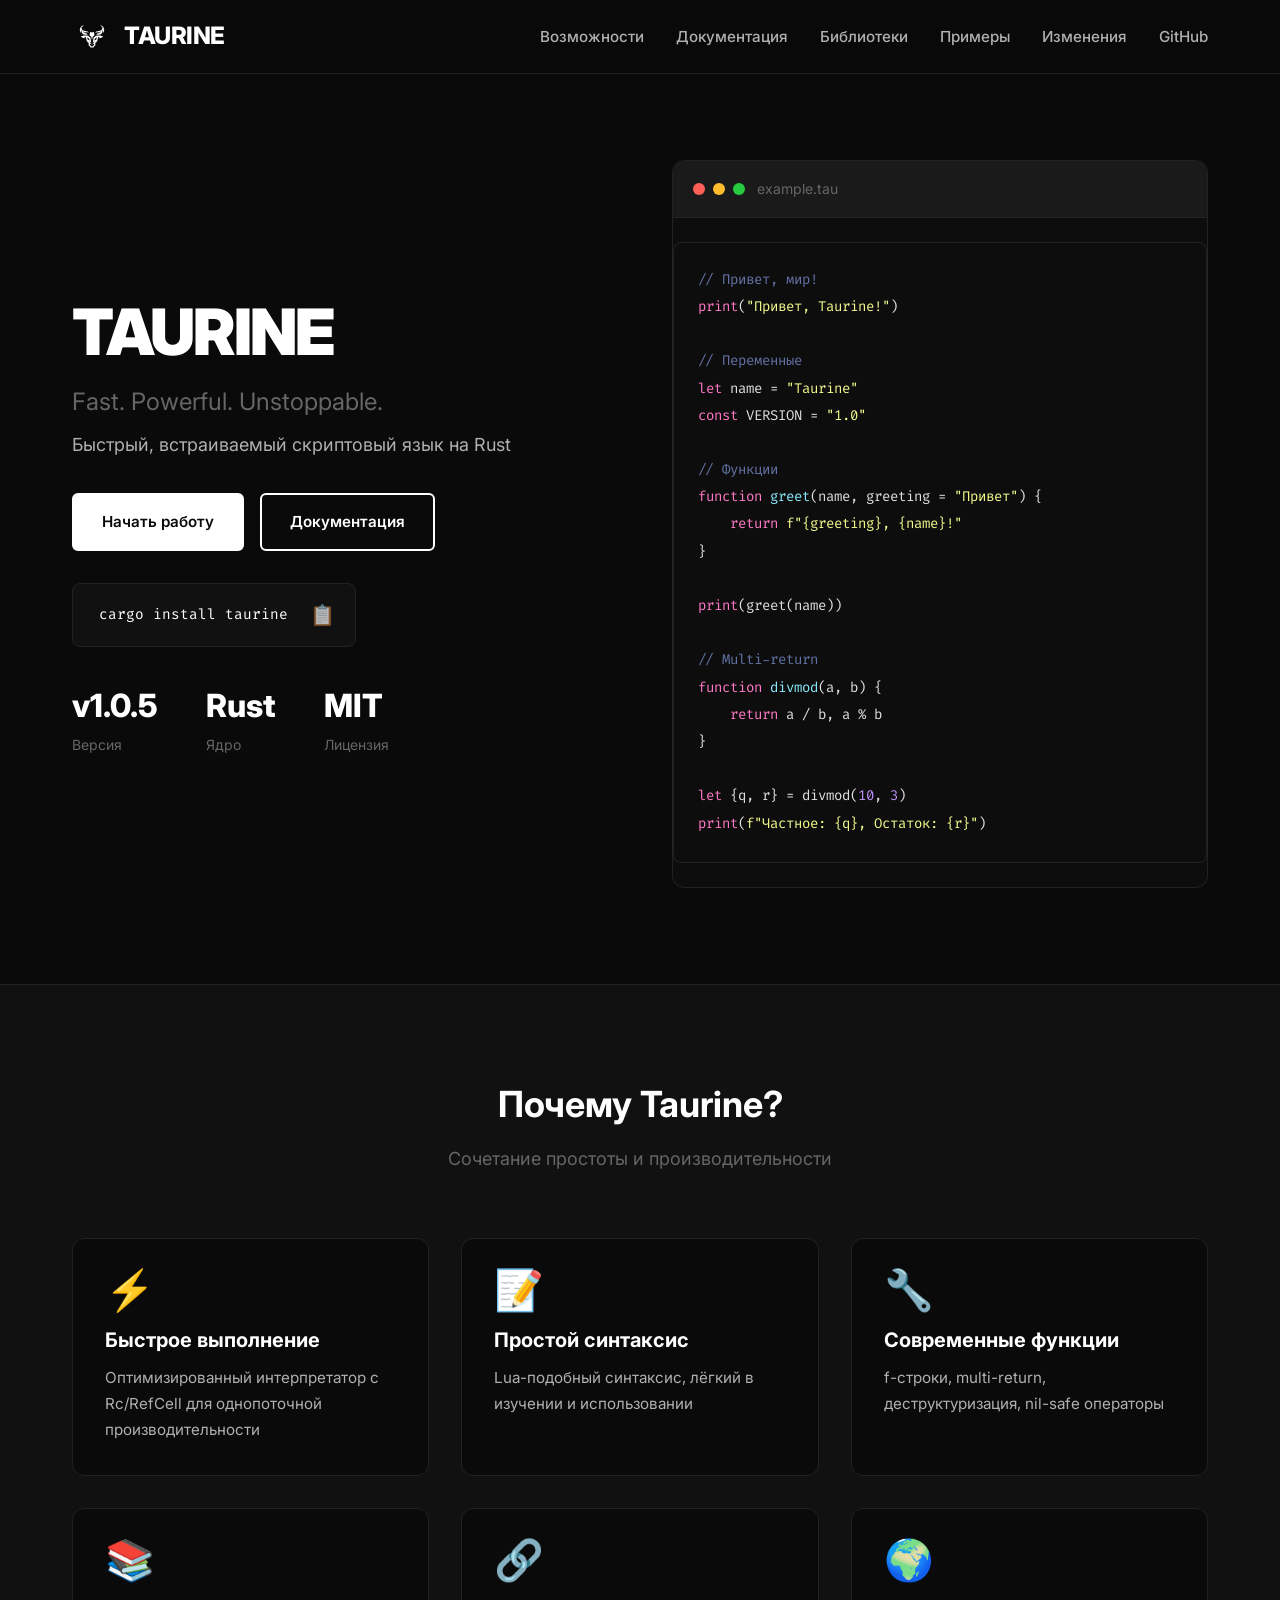
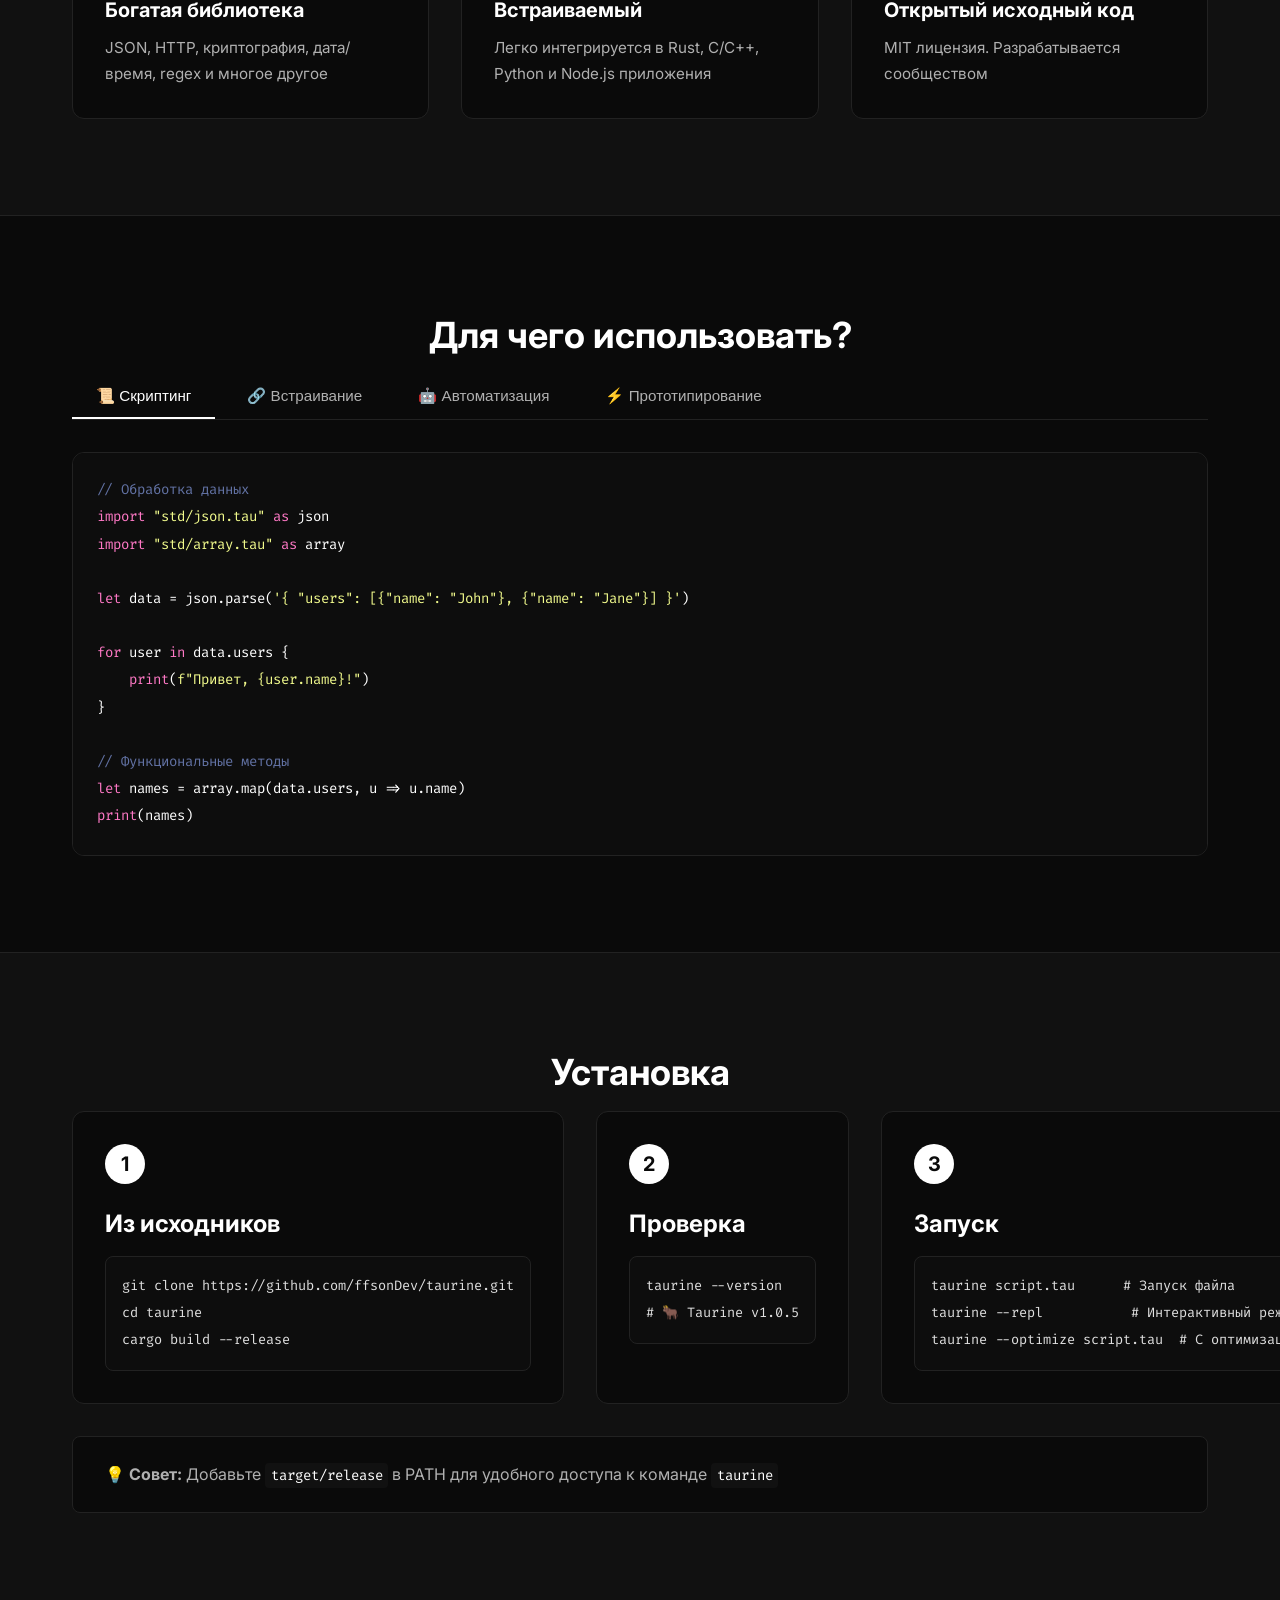
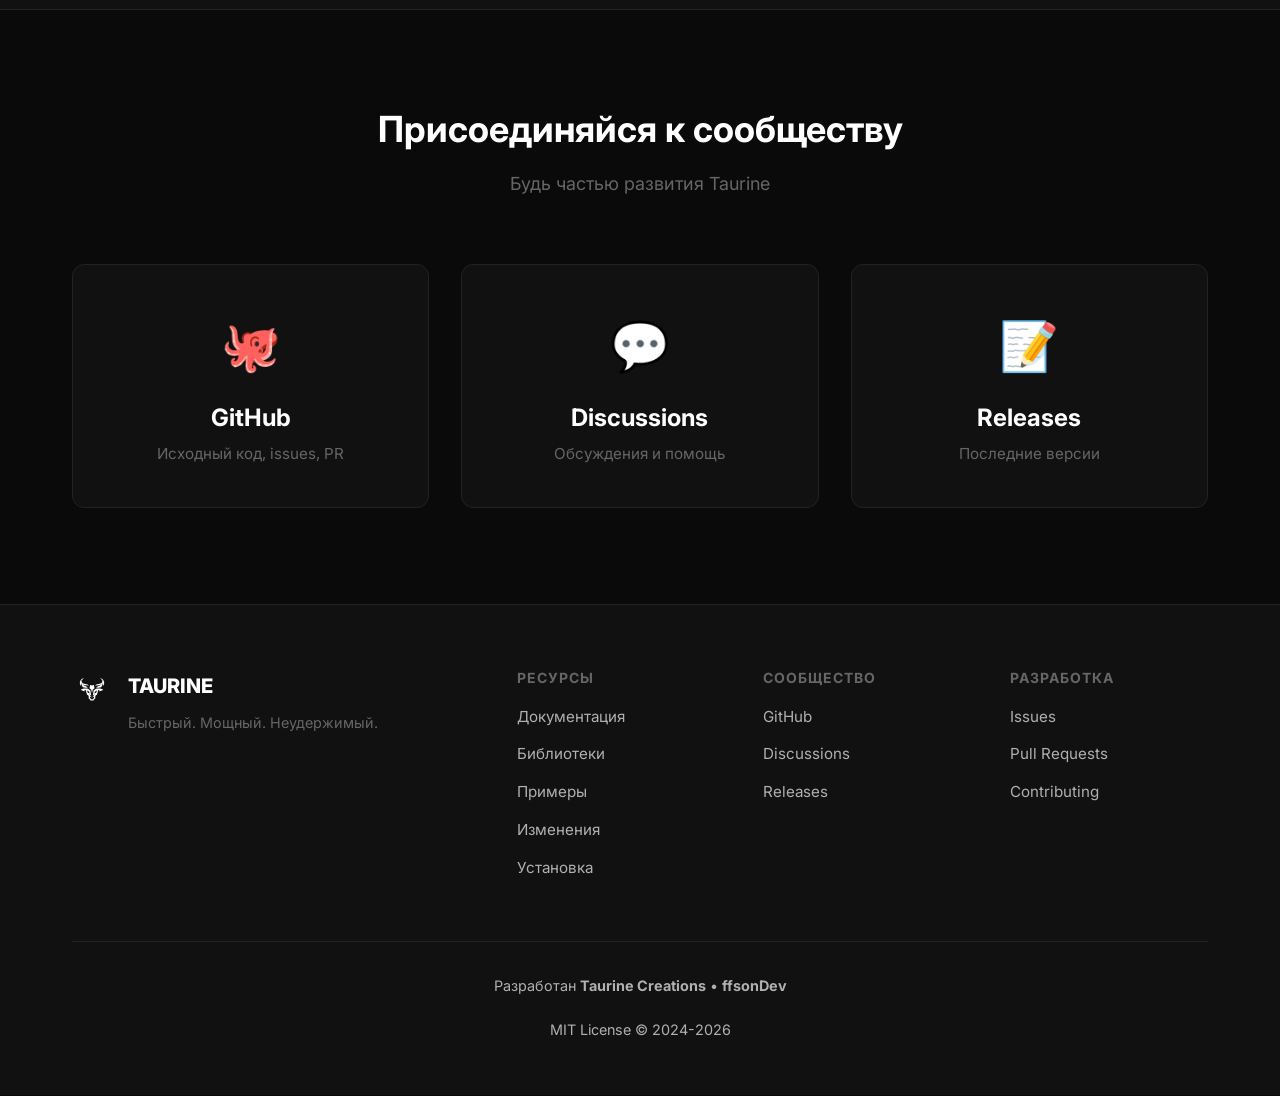
<file: index.html>
﻿<!DOCTYPE html>
<html lang="ru">
<head>
    <meta charset="UTF-8">
    <meta name="viewport" content="width=device-width, initial-scale=1.0">
    <title>Taurine — Быстрый скриптовый язык на Rust</title>
    <meta name="description" content="Taurine — быстрый, встраиваемый скриптовый язык, реализованный на Rust. Простота Lua, производительность Rust.">
    <link rel="preconnect" href="https://fonts.googleapis.com">
    <link href="https://fonts.googleapis.com/css2?family=Inter:wght@400;500;600;700;800;900&family=Fira+Code:wght@400;500&display=swap" rel="stylesheet">
    <link rel="stylesheet" href="assets/css/style.css">
</head>
<body>
    <!-- Navigation -->
    <nav class="navbar">
        <div class="container">
            <a href="index.html" class="logo">
                <img src="assets/images/logo.svg" alt="Taurine Logo" class="logo-icon">
                <span>TAURINE</span>
            </a>
            <button class="mobile-menu-btn" onclick="toggleMenu()">☰</button>
            <ul class="nav-links" id="navLinks">
                <li><a href="#features">Возможности</a></li>
                <li><a href="docs/index.html">Документация</a></li>
                <li><a href="packages/index.html">Библиотеки</a></li>
                <li><a href="examples/index.html">Примеры</a></li>
                <li><a href="changelog.html">Изменения</a></li>
                <li><a href="https://github.com/ffsonDev/taurine" target="_blank">GitHub</a></li>
            </ul>
        </div>
    </nav>

    <!-- Hero Section -->
    <section class="hero">
        <div class="container">
            <div class="hero-content">
                <h1 class="hero-title">TAURINE</h1>
                <p class="hero-tagline">Fast. Powerful. Unstoppable.</p>
                <p class="hero-subtitle">Быстрый, встраиваемый скриптовый язык на Rust</p>

                <div class="hero-buttons">
                    <a href="#install" class="btn btn-primary">Начать работу</a>
                    <a href="docs/index.html" class="btn btn-secondary">Документация</a>
                </div>

                <div class="install-command">
                    <code>cargo install taurine</code>
                    <button class="copy-btn" onclick="copyToClipboard(this)" title="Копировать">📋</button>
                </div>

                <div class="hero-stats">
                    <div class="stat">
                        <span class="stat-value">v1.0.5</span>
                        <span class="stat-label">Версия</span>
                    </div>
                    <div class="stat">
                        <span class="stat-value">Rust</span>
                        <span class="stat-label">Ядро</span>
                    </div>
                    <div class="stat">
                        <span class="stat-value">MIT</span>
                        <span class="stat-label">Лицензия</span>
                    </div>
                </div>
            </div>

            <div class="hero-code">
                <div class="code-header">
                    <div class="code-dots">
                        <span class="dot red"></span>
                        <span class="dot yellow"></span>
                        <span class="dot green"></span>
                    </div>
                    <span class="code-title">example.tau</span>
                </div>
                <pre><code class="language-taurine"><span class="comment">// Привет, мир!</span>
<span class="keyword">print</span>(<span class="string">"Привет, Taurine!"</span>)

<span class="comment">// Переменные</span>
<span class="keyword">let</span> name = <span class="string">"Taurine"</span>
<span class="keyword">const</span> VERSION = <span class="string">"1.0"</span>

<span class="comment">// Функции</span>
<span class="keyword">function</span> <span class="function">greet</span>(name, greeting = <span class="string">"Привет"</span>) {
    <span class="keyword">return</span> <span class="string">f"{greeting}, {name}!"</span>
}

<span class="keyword">print</span>(greet(name))

<span class="comment">// Multi-return</span>
<span class="keyword">function</span> <span class="function">divmod</span>(a, b) {
    <span class="keyword">return</span> a / b, a % b
}

<span class="keyword">let</span> {q, r} = divmod(<span class="number">10</span>, <span class="number">3</span>)
<span class="keyword">print</span>(<span class="string">f"Частное: {q}, Остаток: {r}"</span>)</code></pre>
            </div>
        </div>
    </section>

    <!-- Features Section -->
    <section id="features" class="features">
        <div class="container">
            <h2 class="section-title">Почему Taurine?</h2>
            <p class="section-subtitle">Сочетание простоты и производительности</p>

            <div class="features-grid">
                <div class="feature-card">
                    <div class="feature-icon">⚡</div>
                    <h3>Быстрое выполнение</h3>
                    <p>Оптимизированный интерпретатор с Rc/RefCell для однопоточной производительности</p>
                </div>

                <div class="feature-card">
                    <div class="feature-icon">📝</div>
                    <h3>Простой синтаксис</h3>
                    <p>Lua-подобный синтаксис, лёгкий в изучении и использовании</p>
                </div>

                <div class="feature-card">
                    <div class="feature-icon">🔧</div>
                    <h3>Современные функции</h3>
                    <p>f-строки, multi-return, деструктуризация, nil-safe операторы</p>
                </div>

                <div class="feature-card">
                    <div class="feature-icon">📚</div>
                    <h3>Богатая библиотека</h3>
                    <p>JSON, HTTP, криптография, дата/время, regex и многое другое</p>
                </div>

                <div class="feature-card">
                    <div class="feature-icon">🔗</div>
                    <h3>Встраиваемый</h3>
                    <p>Легко интегрируется в Rust, C/C++, Python и Node.js приложения</p>
                </div>

                <div class="feature-card">
                    <div class="feature-icon">🌍</div>
                    <h3>Открытый исходный код</h3>
                    <p>MIT лицензия. Разрабатывается сообществом</p>
                </div>
            </div>
        </div>
    </section>

    <!-- Code Examples Section -->
    <section class="examples-preview">
        <div class="container">
            <h2 class="section-title">Для чего использовать?</h2>

            <div class="tabs">
                <button class="tab-btn active" data-tab="scripting">📜 Скриптинг</button>
                <button class="tab-btn" data-tab="embedding">🔗 Встраивание</button>
                <button class="tab-btn" data-tab="automation">🤖 Автоматизация</button>
                <button class="tab-btn" data-tab="prototyping">⚡ Прототипирование</button>
            </div>

            <div class="tab-content">
                <div id="scripting" class="tab-pane active">
                    <div class="code-window">
                        <pre><code class="language-taurine"><span class="comment">// Обработка данных</span>
<span class="keyword">import</span> <span class="string">"std/json.tau"</span> <span class="keyword">as</span> json
<span class="keyword">import</span> <span class="string">"std/array.tau"</span> <span class="keyword">as</span> array

<span class="keyword">let</span> data = json.parse(<span class="string">'{ "users": [{"name": "John"}, {"name": "Jane"}] }'</span>)

<span class="keyword">for</span> user <span class="keyword">in</span> data.users {
    <span class="keyword">print</span>(<span class="string">f"Привет, {user.name}!"</span>)
}

<span class="comment">// Функциональные методы</span>
<span class="keyword">let</span> names = array.map(data.users, u => u.name)
<span class="keyword">print</span>(names)</code></pre>
                    </div>
                </div>

                <div id="embedding" class="tab-pane">
                    <div class="code-window">
                        <pre><code class="language-rust"><span class="comment">// Встраивание в Rust</span>
<span class="keyword">use</span> taurine::Interpreter;

<span class="keyword">fn</span> <span class="function">main</span>() -> Result&lt;(), String&gt; {
    <span class="keyword">let</span> <span class="keyword">mut</span> vm = Interpreter::new();

    <span class="comment">// Зарегистрировать Rust функцию</span>
    vm.register_fn(<span class="string">"rust_add"</span>, |a, b| a + b)?;

    <span class="comment">// Выполнить Taurine код</span>
    vm.run(<span class="string">r#"
        let result = rust_add(10, 20)
        print(f"Результат: {result}")
    "#</span>)?;

    <span class="prelude">Ok</span>(())
}</code></pre>
                    </div>
                </div>

                <div id="automation" class="tab-pane">
                    <div class="code-window">
                        <pre><code class="language-taurine"><span class="comment">// Автоматический бэкап</span>
<span class="keyword">import</span> <span class="string">"std/io.tau"</span> <span class="keyword">as</span> io
<span class="keyword">import</span> <span class="string">"std/date.tau"</span> <span class="keyword">as</span> date

<span class="keyword">let</span> backup_name = <span class="string">"backup_"</span> + date.format(date.now(), <span class="string">"%Y%m%d_%H%M%S"</span>) + <span class="string">".zip"</span>

io.copy(<span class="string">"data/"</span>, <span class="string">"backups/"</span> + backup_name)
<span class="keyword">print</span>(<span class="string">f"Бэкап создан: {backup_name}"</span>)</code></pre>
                    </div>
                </div>

                <div id="prototyping" class="tab-pane">
                    <div class="code-window">
                        <pre><code class="language-taurine"><span class="comment">// Быстрый прототип алгоритма</span>
<span class="keyword">function</span> <span class="function">quicksort</span>(arr) {
    <span class="keyword">if</span> #arr &lt;= <span class="number">1</span> { <span class="keyword">return</span> arr }

    <span class="keyword">let</span> pivot = arr[#arr / <span class="number">2</span>]
    <span class="keyword">let</span> left = []
    <span class="keyword">let</span> right = []

    <span class="keyword">for</span> i <span class="keyword">in</span> <span class="number">0</span>..#arr {
        <span class="keyword">if</span> i != #arr / <span class="number">2</span> {
            <span class="keyword">if</span> arr[i] &lt; pivot {
                array.push(left, arr[i])
            } <span class="keyword">else</span> {
                array.push(right, arr[i])
            }
        }
    }

    <span class="keyword">return</span> quicksort(left) + [pivot] + quicksort(right)
}</code></pre>
                    </div>
                </div>
            </div>
        </div>
    </section>

    <!-- Installation Section -->
    <section id="install" class="installation">
        <div class="container">
            <h2 class="section-title">Установка</h2>

            <div class="install-steps">
                <div class="install-step">
                    <div class="step-number">1</div>
                    <h3>Из исходников</h3>
                    <div class="code-block">
                        <pre><code>git clone https://github.com/ffsonDev/taurine.git
cd taurine
cargo build --release</code></pre>
                    </div>
                </div>

                <div class="install-step">
                    <div class="step-number">2</div>
                    <h3>Проверка</h3>
                    <div class="code-block">
                        <pre><code>taurine --version
# 🐂 Taurine v1.0.5</code></pre>
                    </div>
                </div>

                <div class="install-step">
                    <div class="step-number">3</div>
                    <h3>Запуск</h3>
                    <div class="code-block">
                        <pre><code>taurine script.tau      # Запуск файла
taurine --repl           # Интерактивный режим
taurine --optimize script.tau  # С оптимизацией</code></pre>
                    </div>
                </div>
            </div>

            <div class="install-note">
                <p>💡 <strong>Совет:</strong> Добавьте <code>target/release</code> в PATH для удобного доступа к команде <code>taurine</code></p>
            </div>
        </div>
    </section>

    <!-- Community Section -->
    <section class="community">
        <div class="container">
            <h2 class="section-title">Присоединяйся к сообществу</h2>
            <p class="section-subtitle">Будь частью развития Taurine</p>

            <div class="community-links">
                <a href="https://github.com/ffsonDev/taurine" class="community-card" target="_blank">
                    <div class="community-icon">🐙</div>
                    <h3>GitHub</h3>
                    <p>Исходный код, issues, PR</p>
                </a>

                <a href="https://github.com/ffsonDev/taurine/discussions" class="community-card" target="_blank">
                    <div class="community-icon">💬</div>
                    <h3>Discussions</h3>
                    <p>Обсуждения и помощь</p>
                </a>

                <a href="https://github.com/ffsonDev/taurine/releases" class="community-card" target="_blank">
                    <div class="community-icon">📝</div>
                    <h3>Releases</h3>
                    <p>Последние версии</p>
                </a>
            </div>
        </div>
    </section>

    <!-- Footer -->
    <footer class="footer">
        <div class="container">
            <div class="footer-content">
                <div class="footer-brand">
                    <img src="assets/images/logo.svg" alt="Taurine Logo" class="logo-icon" style="width: 40px; height: 40px;">
                    <div class="footer-brand-text">
                        <span class="brand-name">TAURINE</span>
                        <p>Быстрый. Мощный. Неудержимый.</p>
                    </div>
                </div>

                <div class="footer-links">
                    <h4>Ресурсы</h4>
                    <a href="docs/index.html">Документация</a>
                    <a href="packages/index.html">Библиотеки</a>
                    <a href="examples/index.html">Примеры</a>
                    <a href="changelog.html">Изменения</a>
                    <a href="#install">Установка</a>
                </div>

                <div class="footer-links">
                    <h4>Сообщество</h4>
                    <a href="https://github.com/ffsonDev/taurine" target="_blank">GitHub</a>
                    <a href="https://github.com/ffsonDev/taurine/discussions" target="_blank">Discussions</a>
                    <a href="https://github.com/ffsonDev/taurine/releases" target="_blank">Releases</a>
                </div>

                <div class="footer-links">
                    <h4>Разработка</h4>
                    <a href="https://github.com/ffsonDev/taurine/issues" target="_blank">Issues</a>
                    <a href="https://github.com/ffsonDev/taurine/pulls" target="_blank">Pull Requests</a>
                    <a href="https://github.com/ffsonDev/taurine/blob/main/docs/CONTRIBUTING.md" target="_blank">Contributing</a>
                </div>
            </div>

            <div class="footer-bottom">
                <p>Разработан <strong>Taurine Creations</strong> • <strong>ffsonDev</strong></p>
                <p>MIT License © 2024-2026</p>
            </div>
        </div>
    </footer>

    <script src="assets/js/main.js"></script>
</body>
</html>
</file>
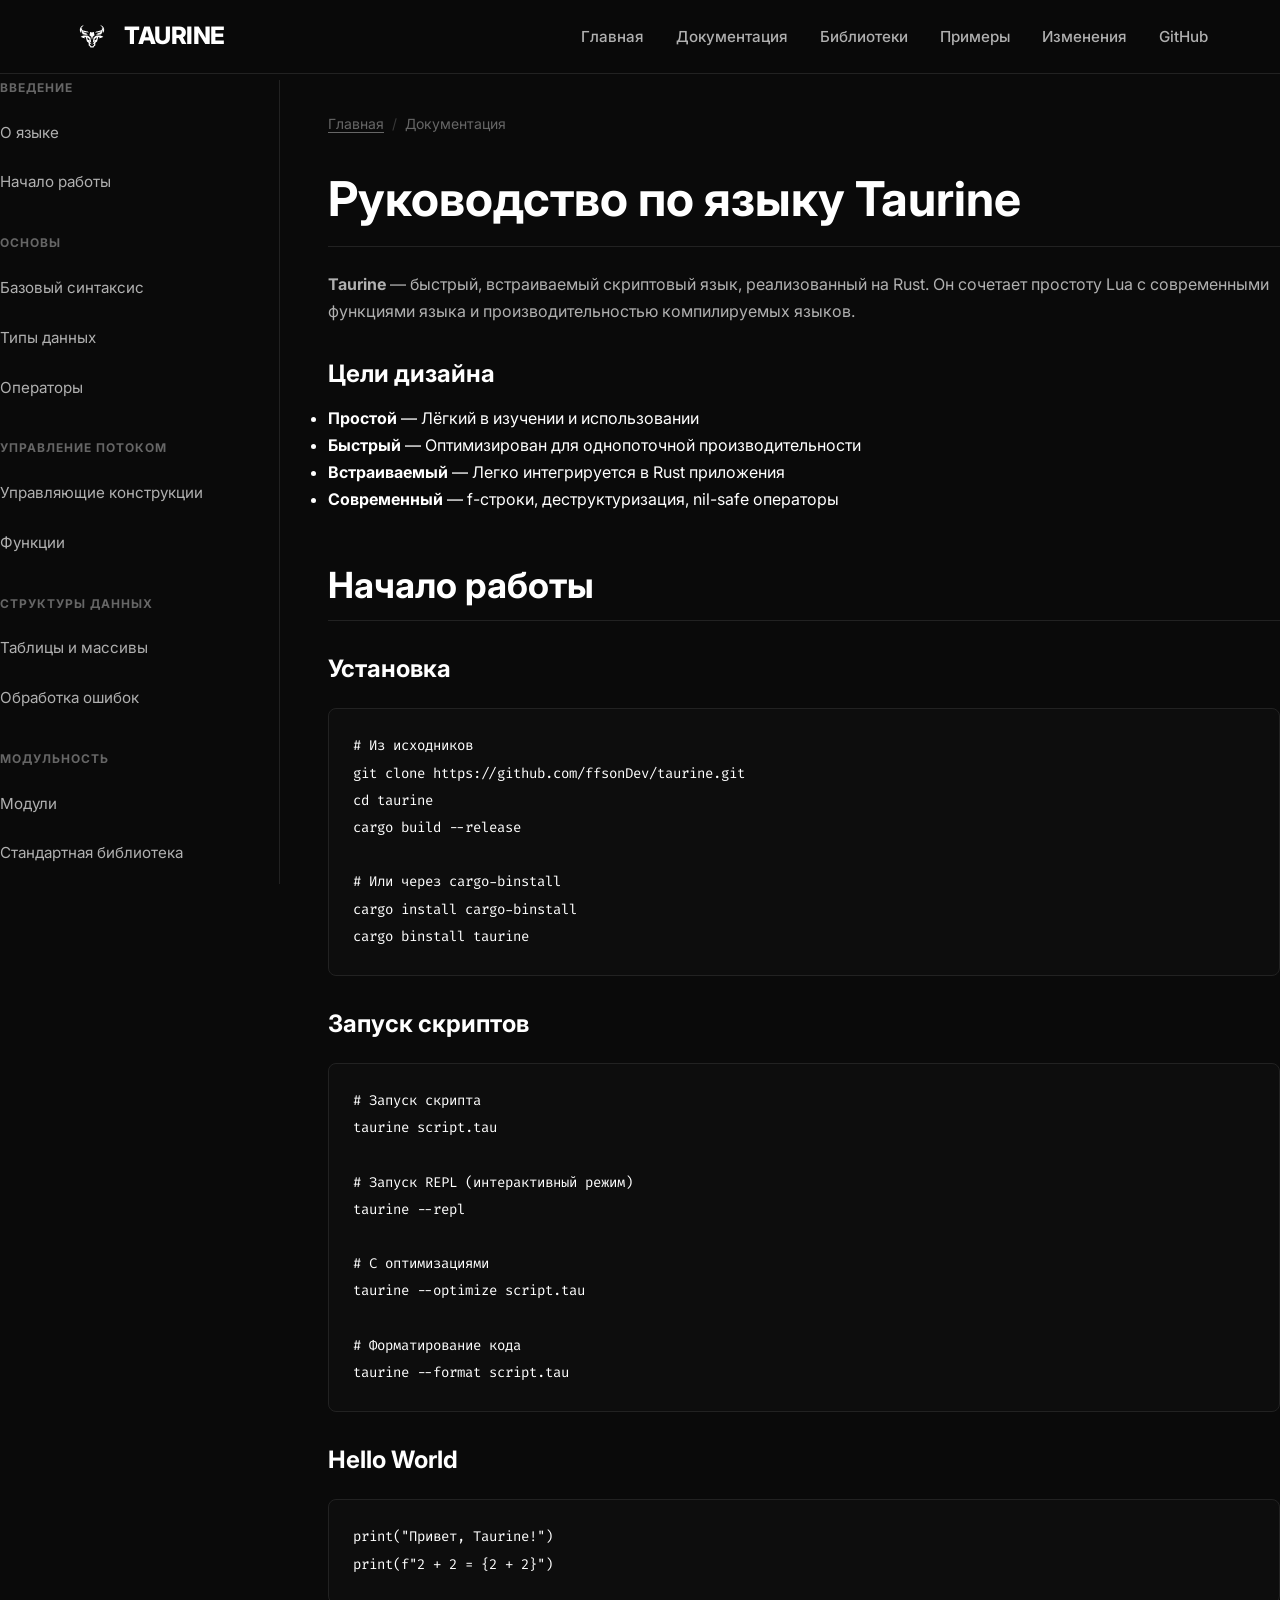
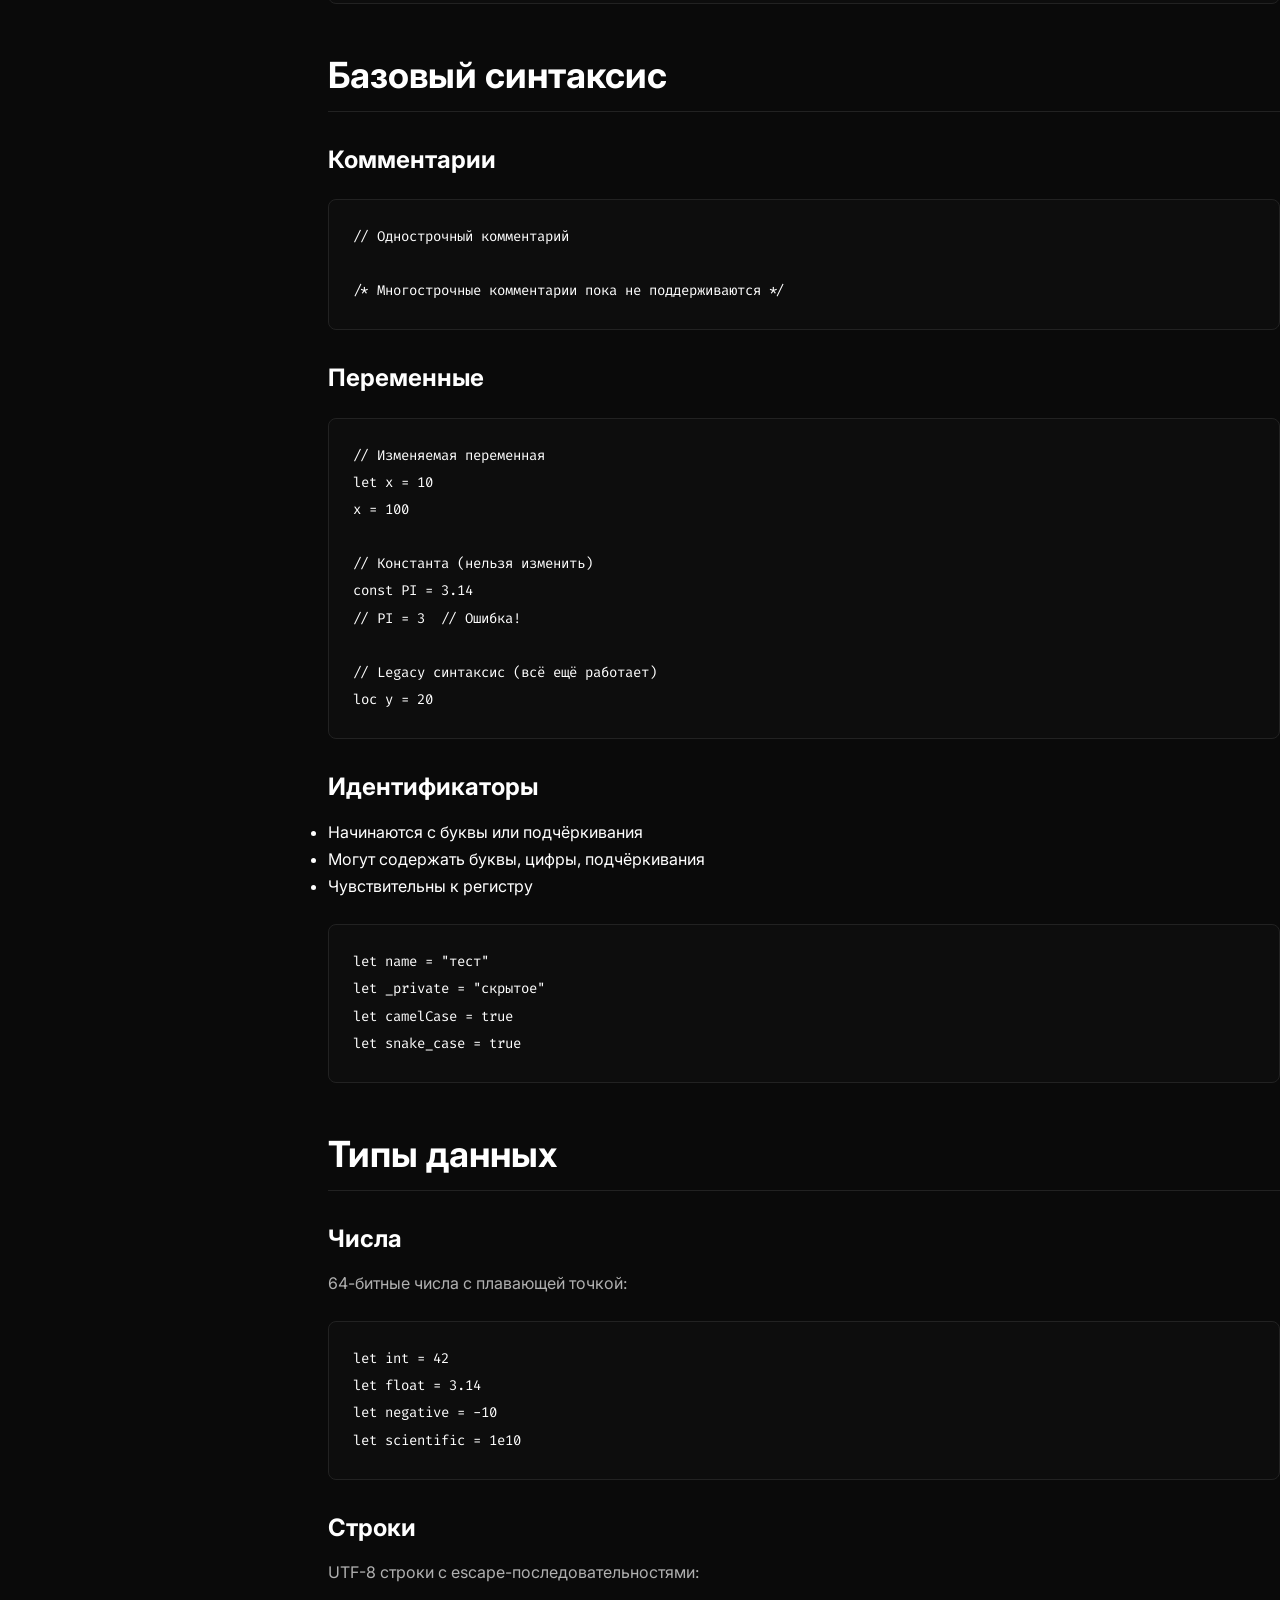
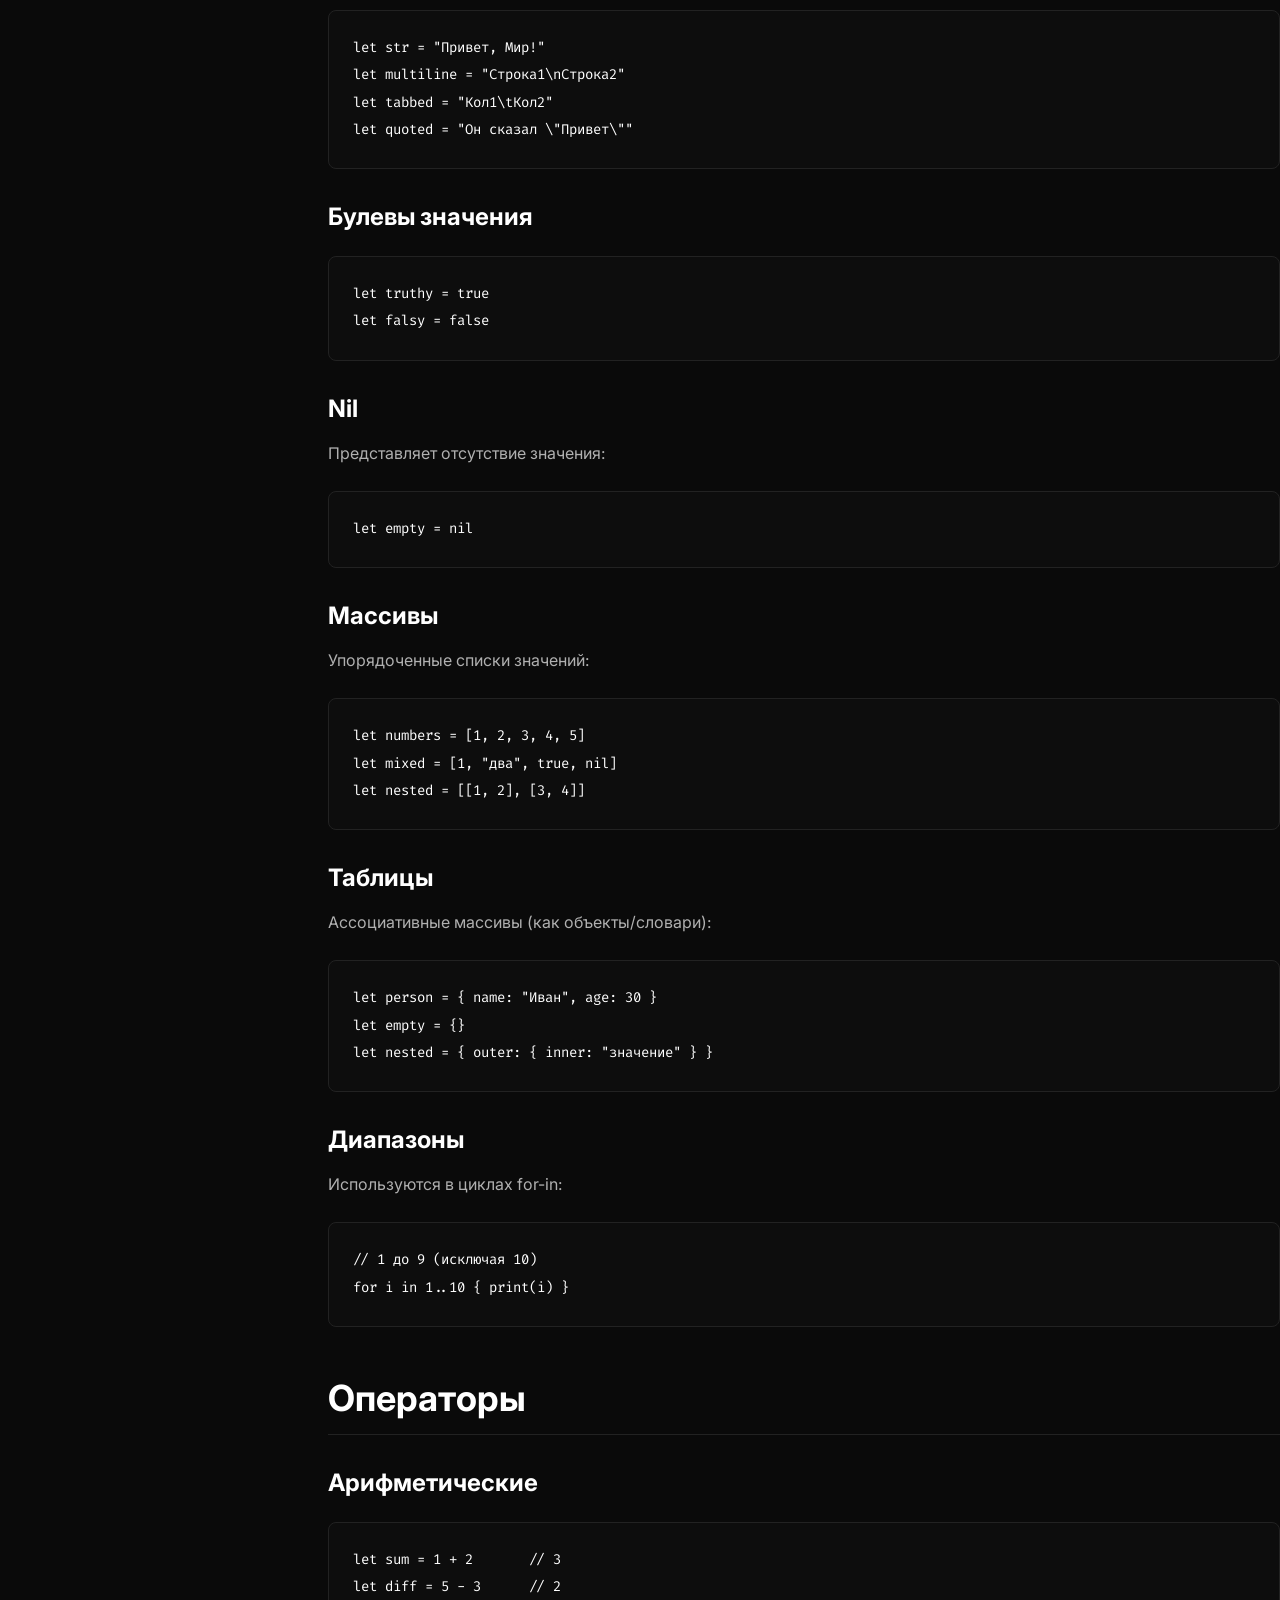
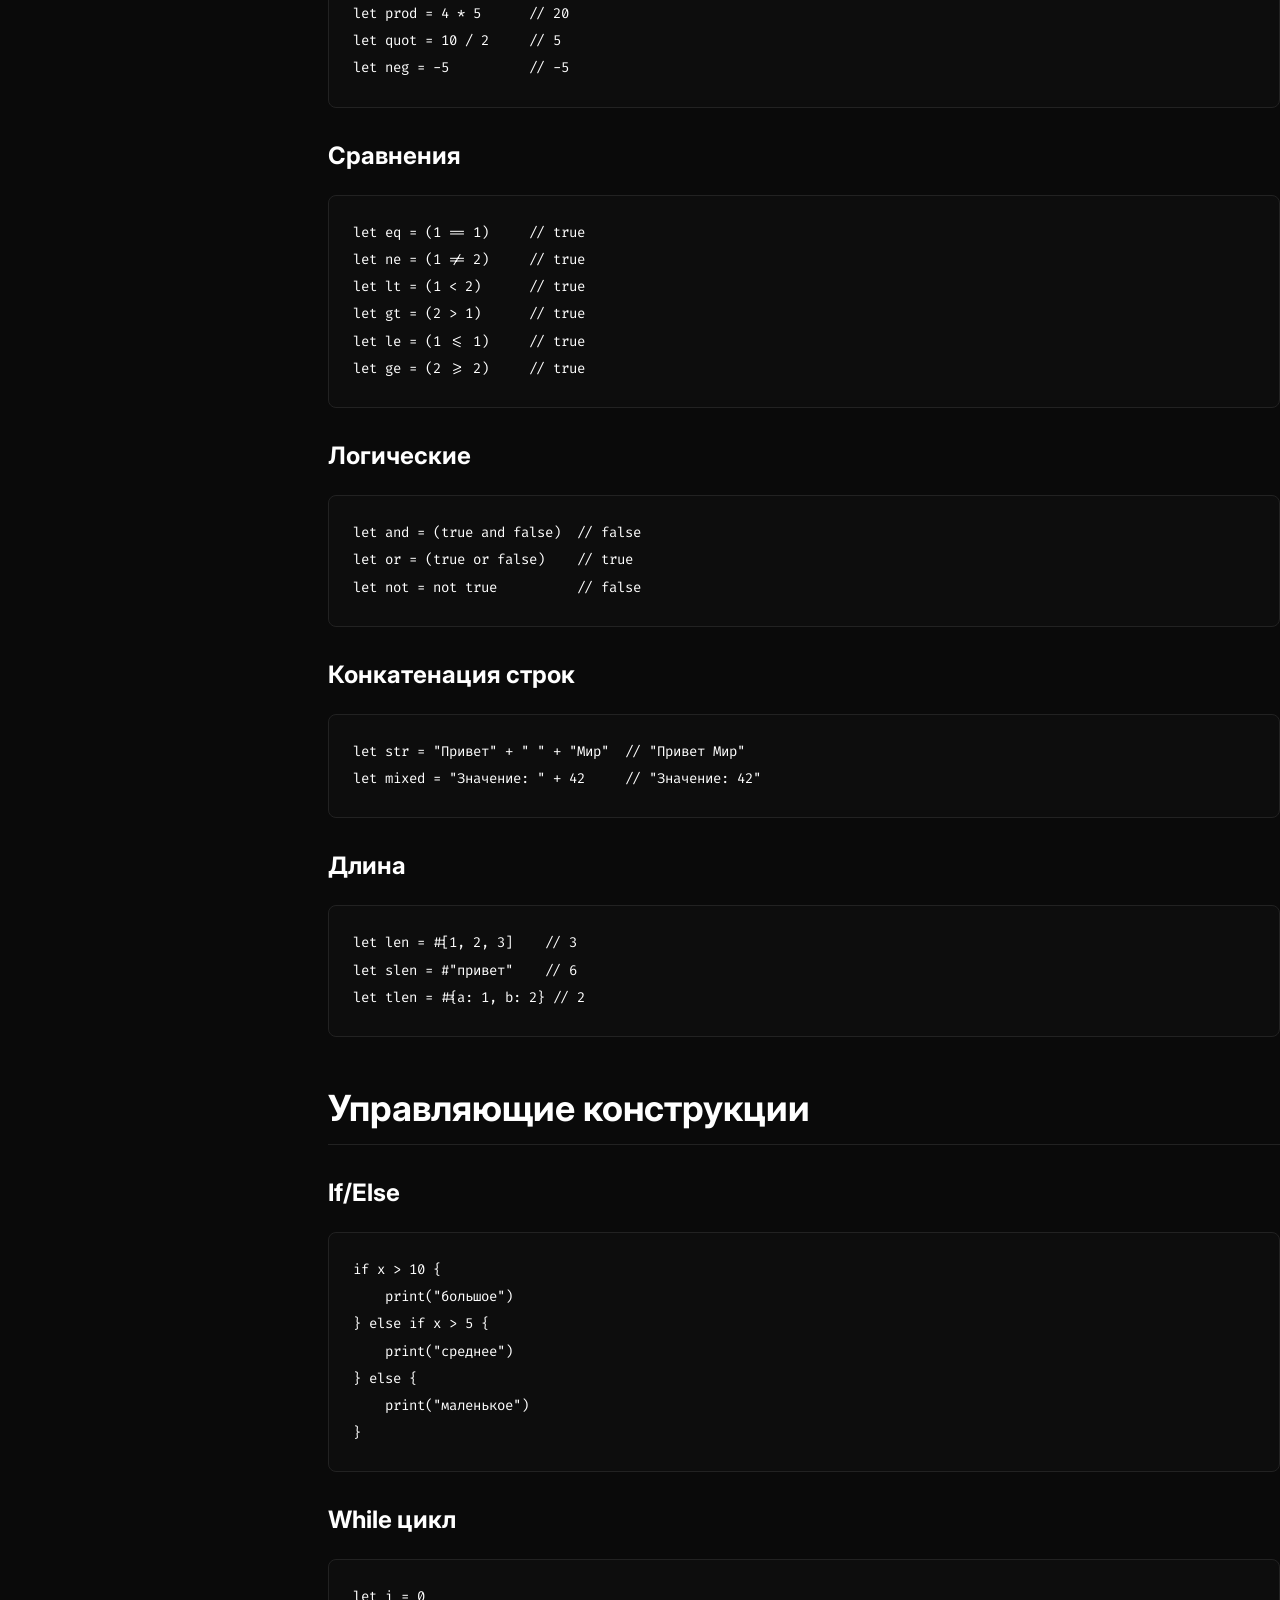
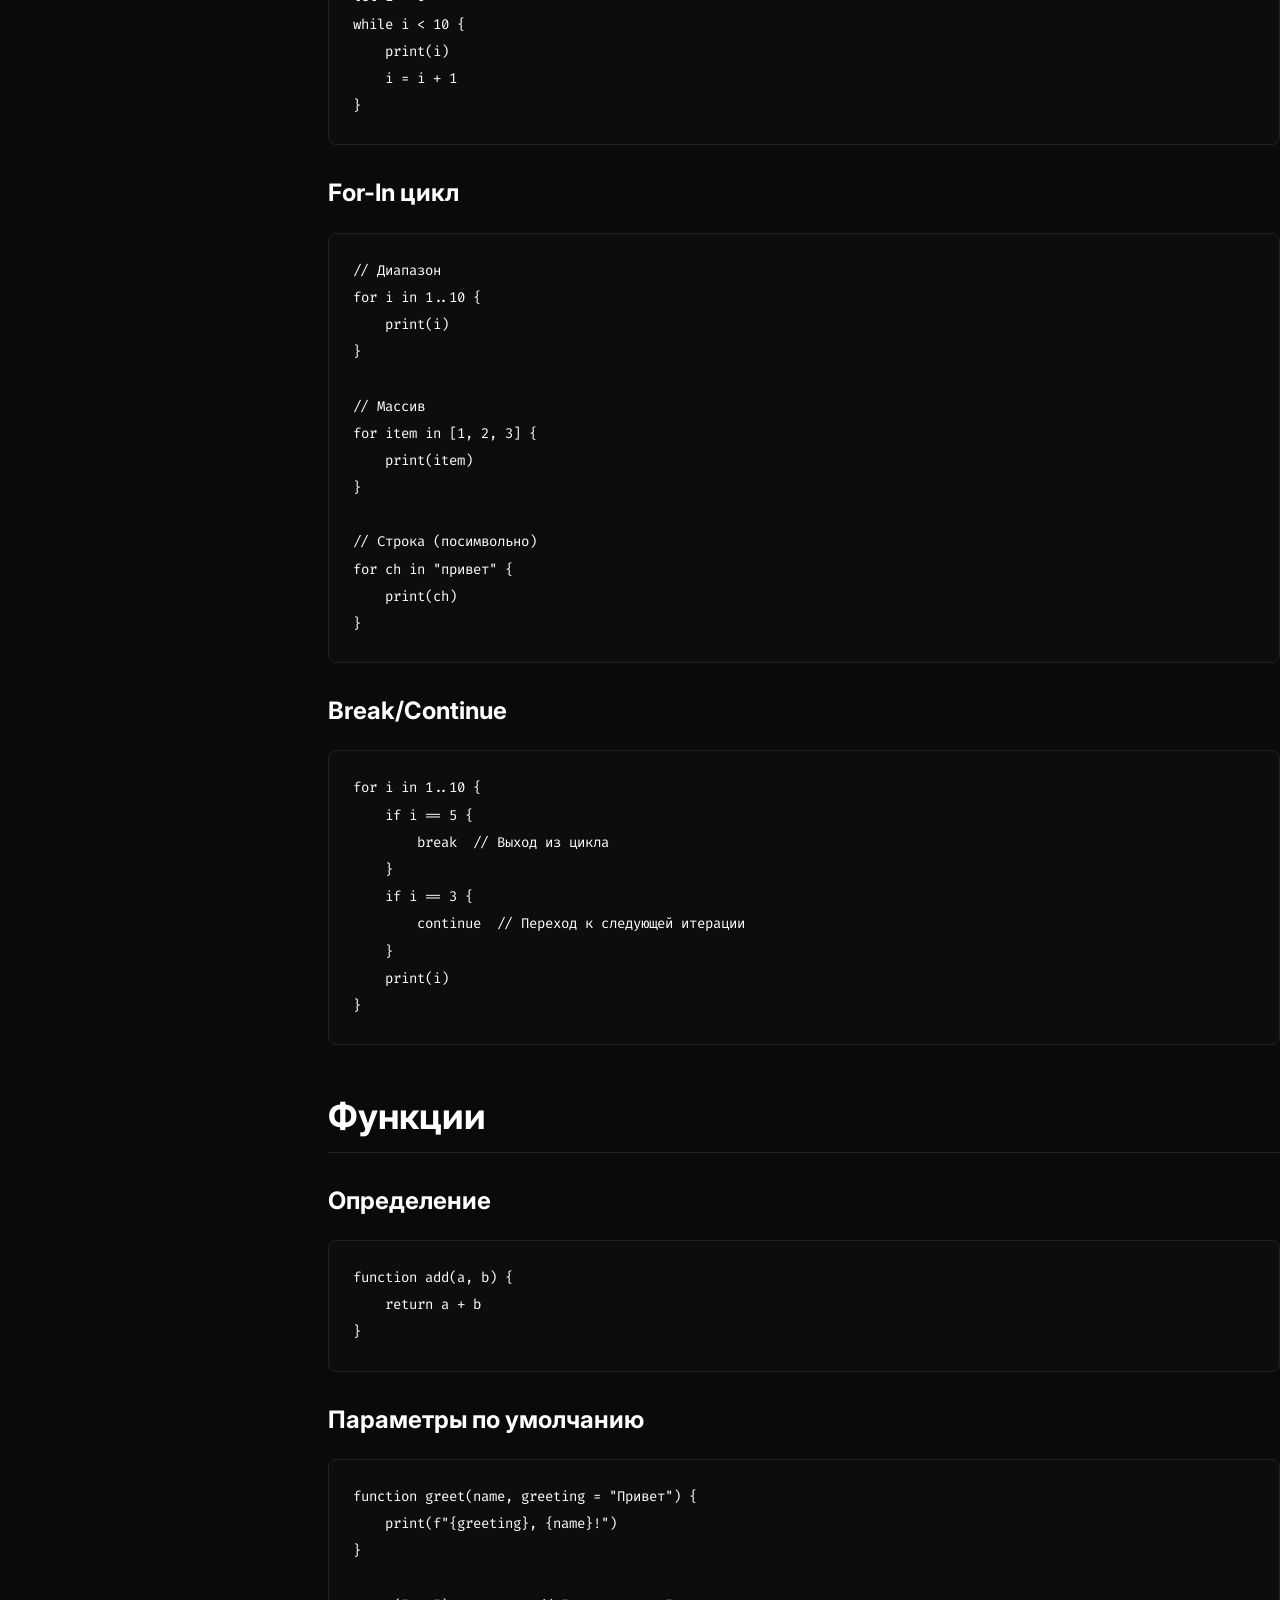
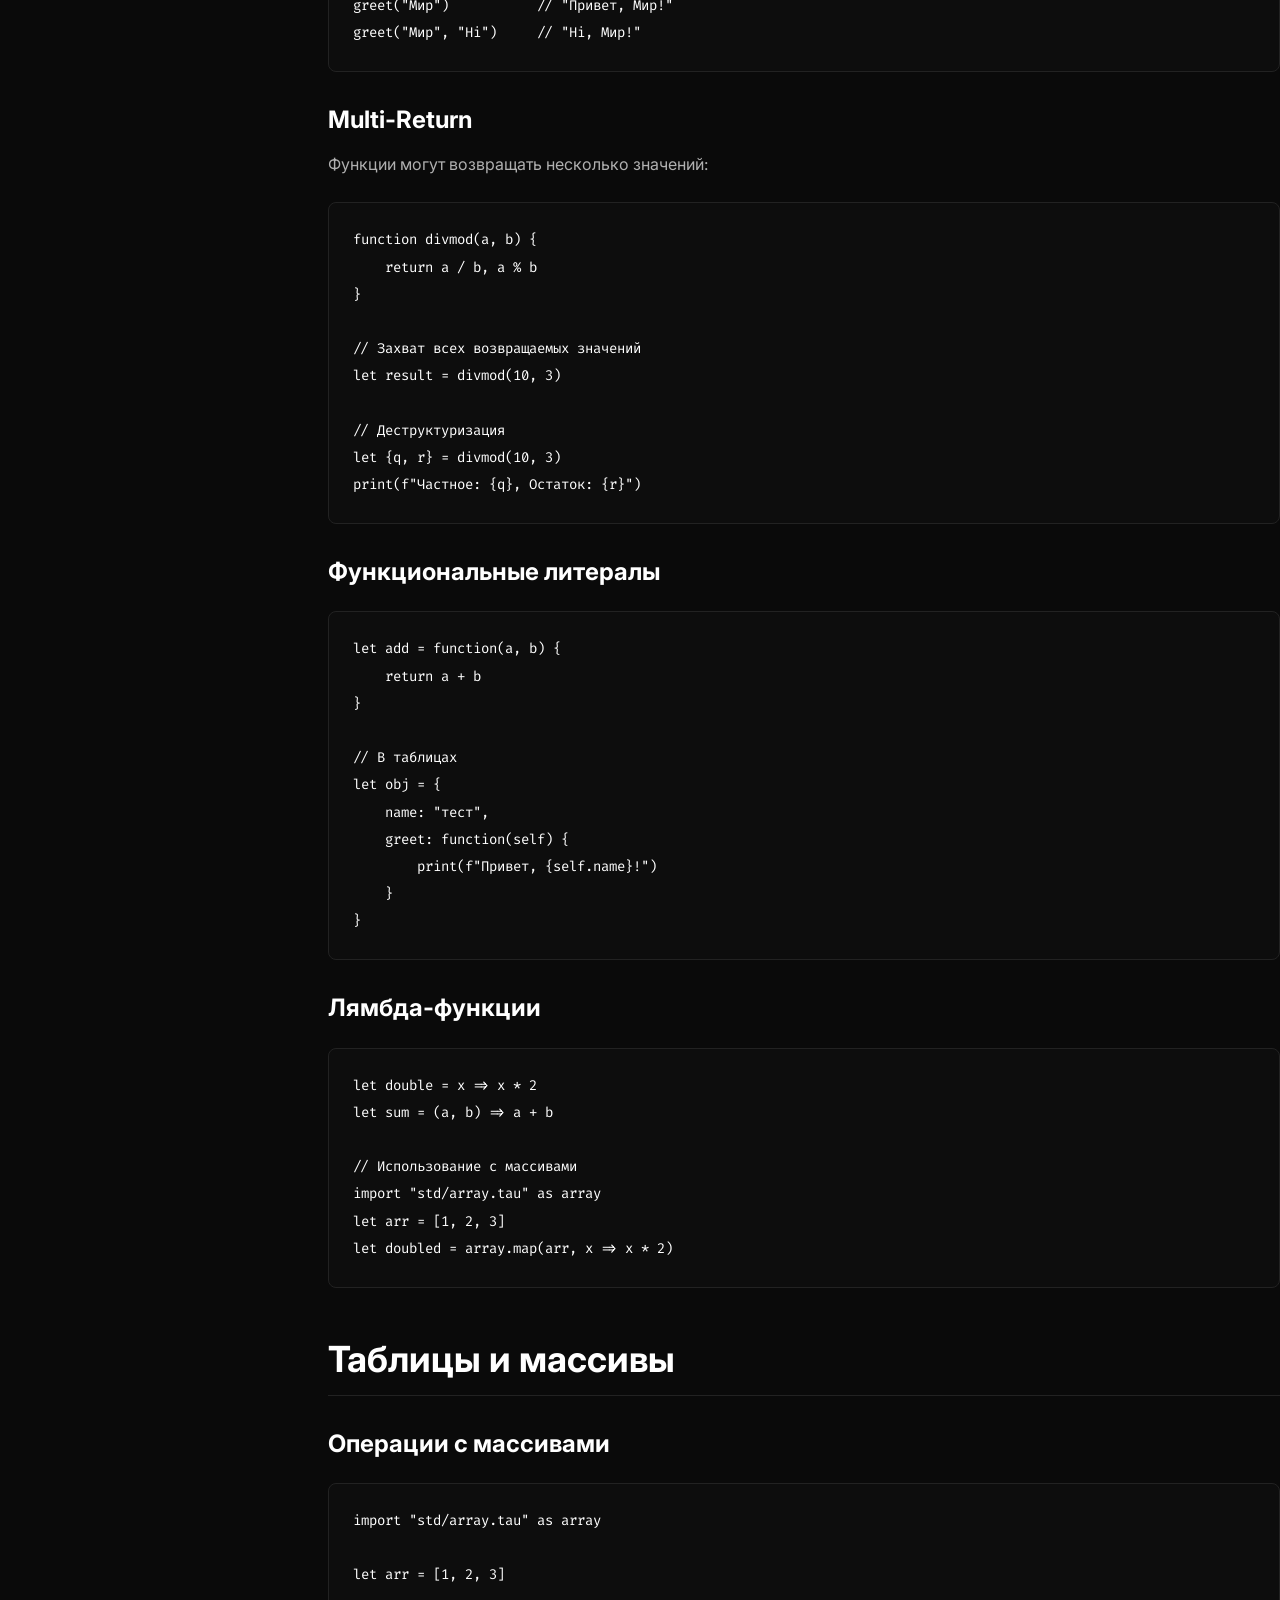
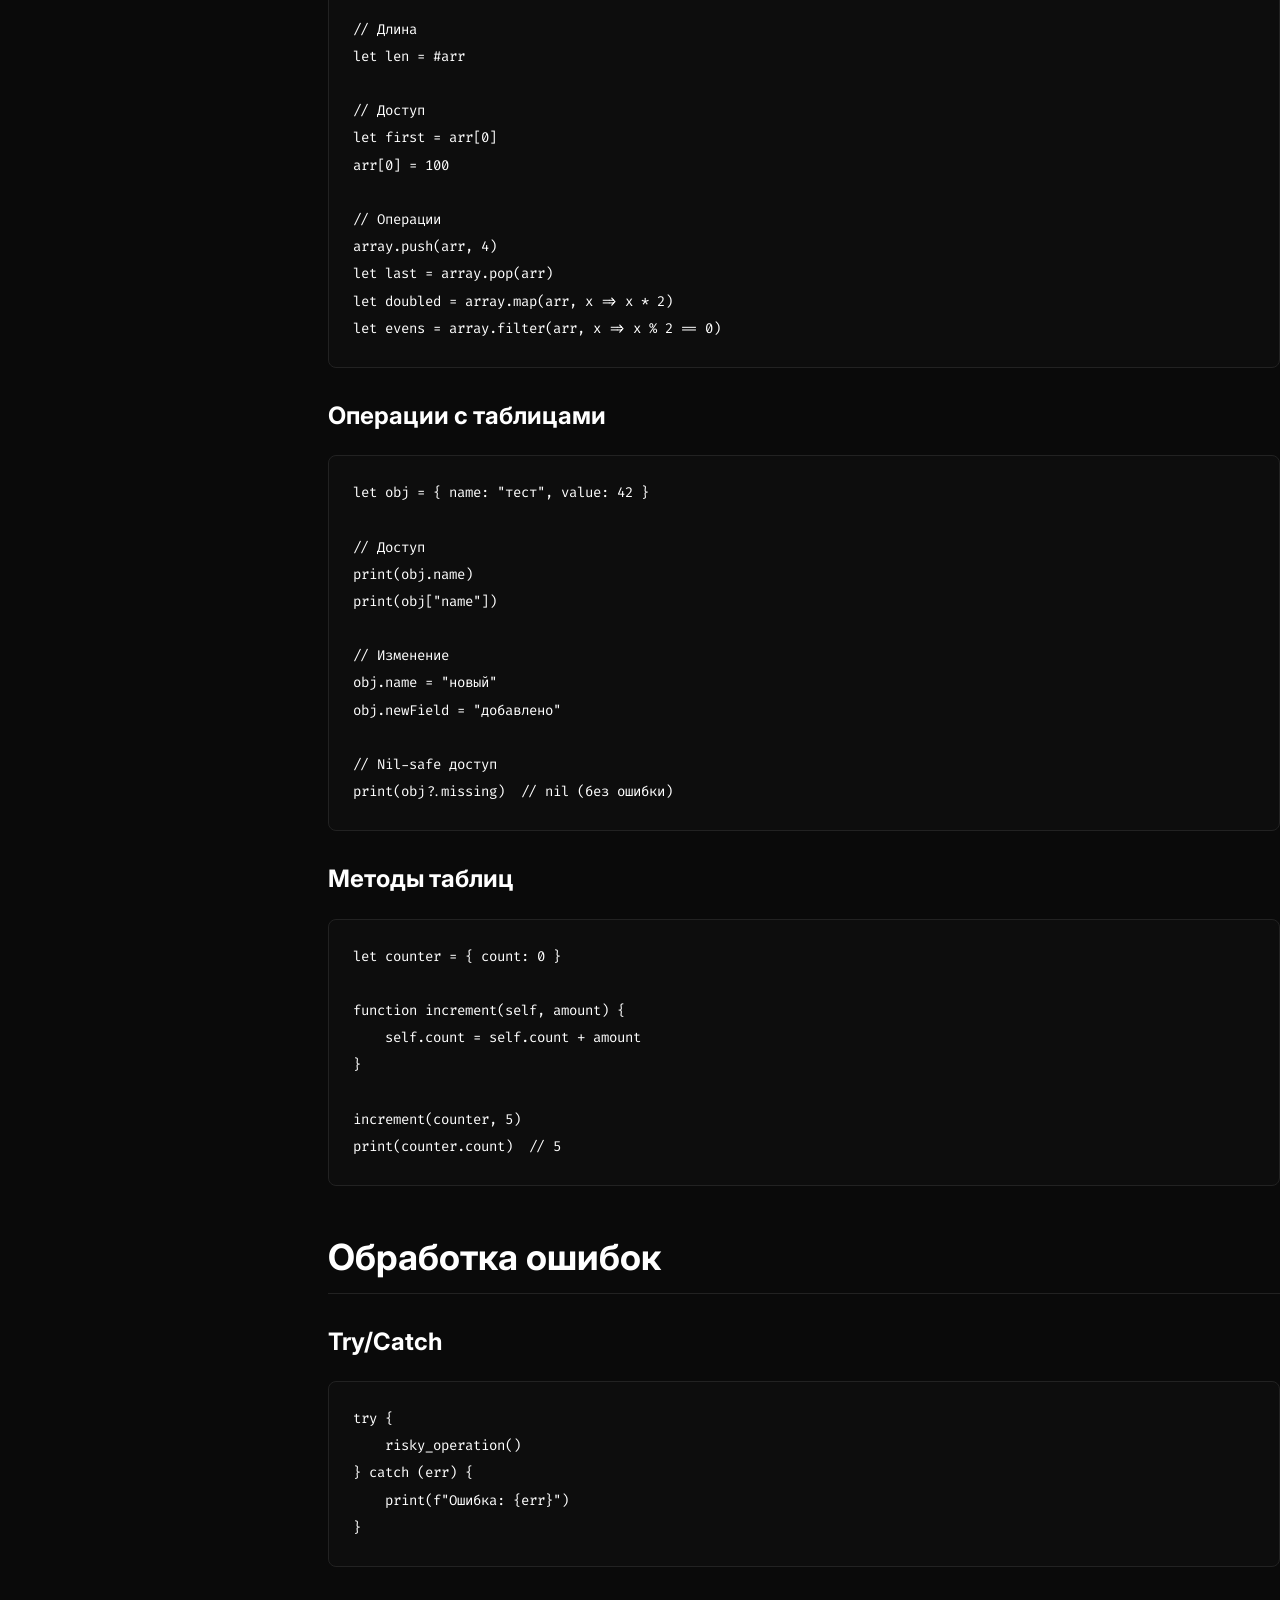
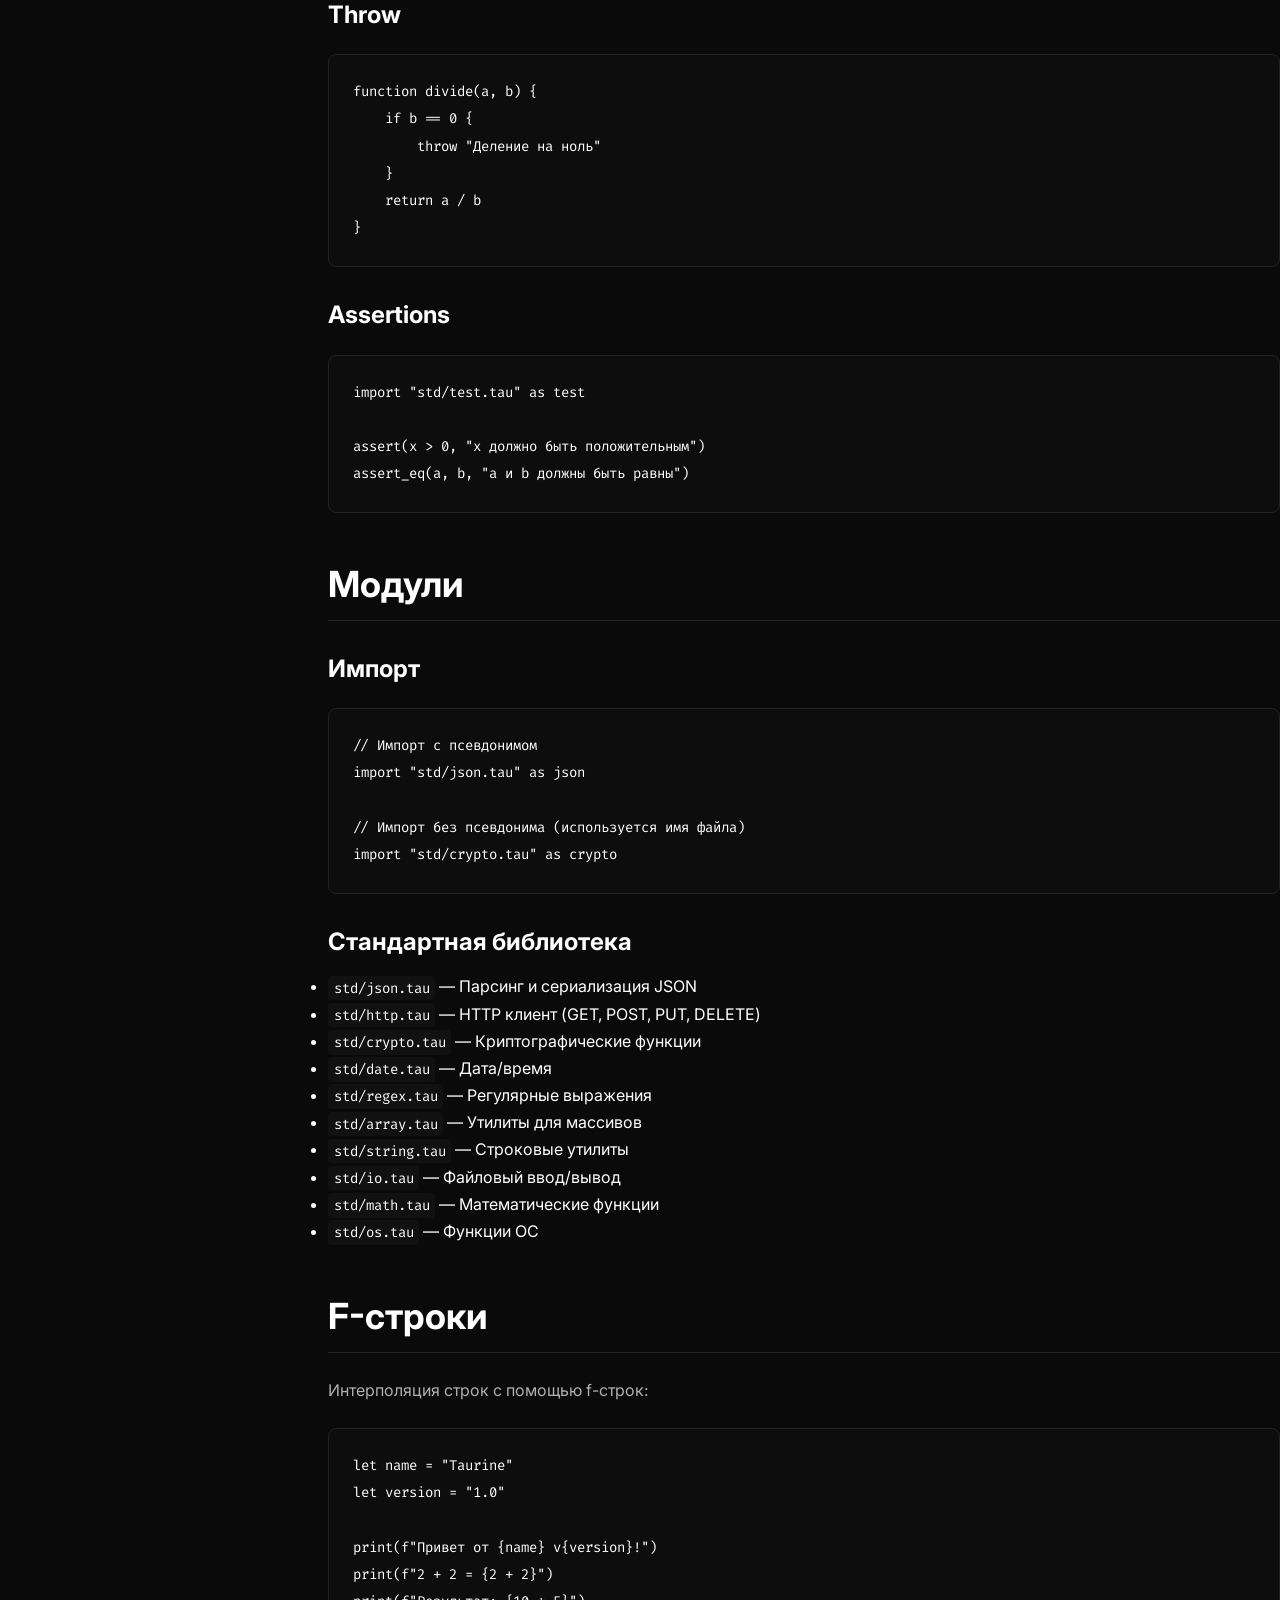
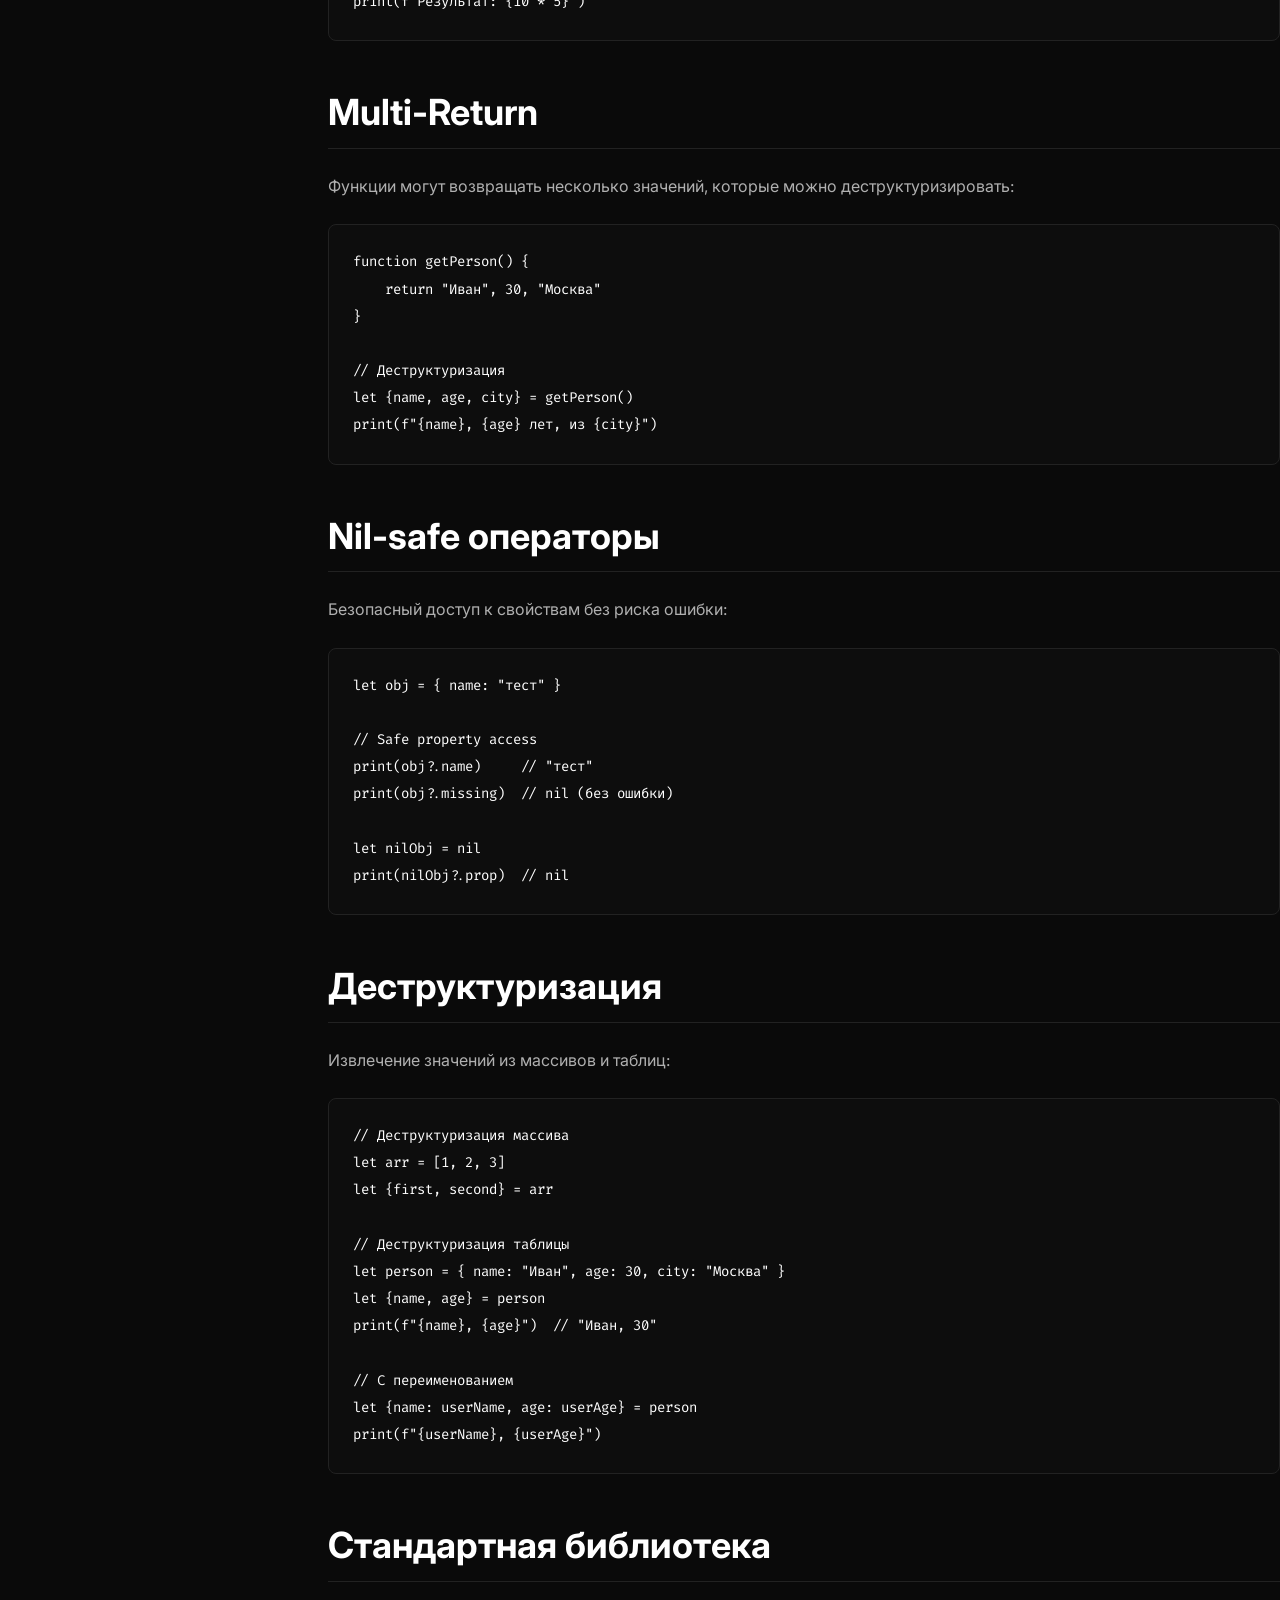
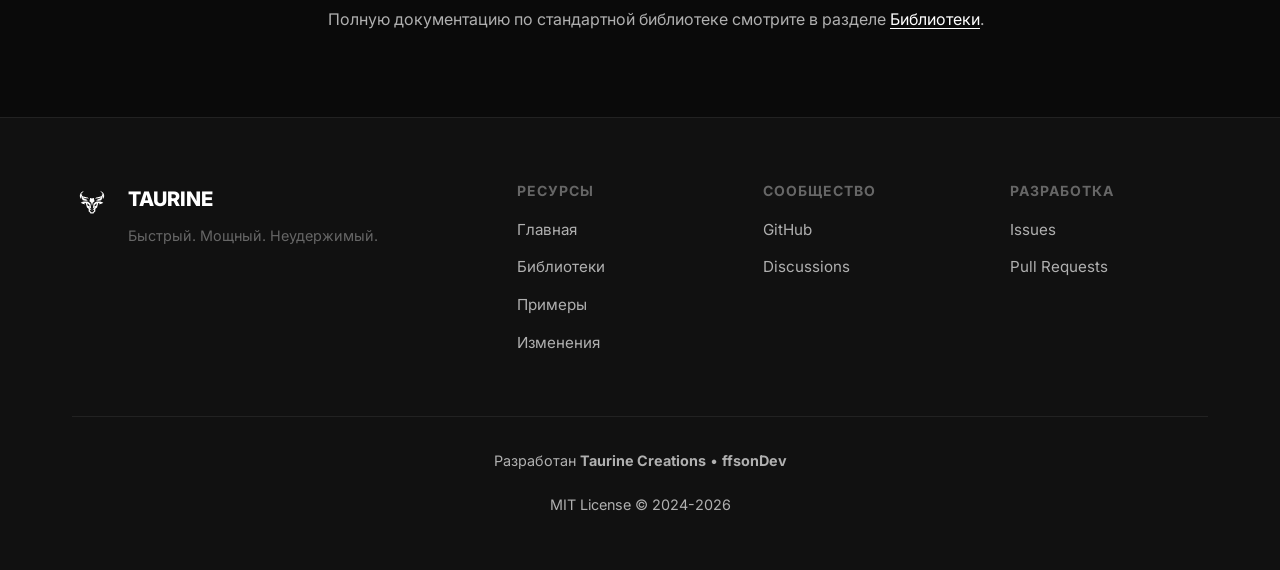
<file: docs/index.html>
<!DOCTYPE html>
<html lang="ru">
<head>
    <meta charset="UTF-8">
    <meta name="viewport" content="width=device-width, initial-scale=1.0">
    <title>Документация Taurine — Руководство по языку</title>
    <meta name="description" content="Полное руководство по языку программирования Taurine: синтаксис, типы данных, функции, модули">
    <link rel="preconnect" href="https://fonts.googleapis.com">
    <link href="https://fonts.googleapis.com/css2?family=Inter:wght@400;500;600;700;800;900&family=Fira+Code:wght@400;500&display=swap" rel="stylesheet">
    <link rel="stylesheet" href="../assets/css/style.css">
</head>
<body>
    <!-- Navigation -->
    <nav class="navbar">
        <div class="container">
            <a href="../index.html" class="logo">
                <img src="../assets/images/logo.svg" alt="Taurine Logo" class="logo-icon">
                <span>TAURINE</span>
            </a>
            <button class="mobile-menu-btn" onclick="toggleMenu()">☰</button>
            <ul class="nav-links" id="navLinks">
                <li><a href="../index.html">Главная</a></li>
                <li><a href="../docs/index.html">Документация</a></li>
                <li><a href="../packages/index.html">Библиотеки</a></li>
                <li><a href="../examples/index.html">Примеры</a></li>
                <li><a href="../changelog.html">Изменения</a></li>
                <li><a href="https://github.com/ffsonDev/taurine" target="_blank">GitHub</a></li>
            </ul>
        </div>
    </nav>

    <!-- Documentation Layout -->
    <div class="docs-layout">
        <!-- Sidebar -->
        <aside class="docs-sidebar">
            <div class="sidebar-section">
                <h4 class="sidebar-title">Введение</h4>
                <ul class="sidebar-links">
                    <li><a href="#введение">О языке</a></li>
                    <li><a href="#начало-работы">Начало работы</a></li>
                </ul>
            </div>

            <div class="sidebar-section">
                <h4 class="sidebar-title">Основы</h4>
                <ul class="sidebar-links">
                    <li><a href="#базовый-синтаксис">Базовый синтаксис</a></li>
                    <li><a href="#типы-данных">Типы данных</a></li>
                    <li><a href="#операторы">Операторы</a></li>
                </ul>
            </div>

            <div class="sidebar-section">
                <h4 class="sidebar-title">Управление потоком</h4>
                <ul class="sidebar-links">
                    <li><a href="#управляющие-конструкции">Управляющие конструкции</a></li>
                    <li><a href="#функции">Функции</a></li>
                </ul>
            </div>

            <div class="sidebar-section">
                <h4 class="sidebar-title">Структуры данных</h4>
                <ul class="sidebar-links">
                    <li><a href="#таблицы-и-массивы">Таблицы и массивы</a></li>
                    <li><a href="#обработка-ошибок">Обработка ошибок</a></li>
                </ul>
            </div>

            <div class="sidebar-section">
                <h4 class="sidebar-title">Модульность</h4>
                <ul class="sidebar-links">
                    <li><a href="#модули">Модули</a></li>
                    <li><a href="#стандартная-библиотека">Стандартная библиотека</a></li>
                </ul>
            </div>

            <div class="sidebar-section">
                <h4 class="sidebar-title">Интеграция</h4>
                <ul class="sidebar-links">
                    <li><a href="../packages/embedding.html">Встраивание</a></li>
                </ul>
            </div>

            <div class="sidebar-section">
                <h4 class="sidebar-title">Продвинутые темы</h4>
                <ul class="sidebar-links">
                    <li><a href="#f-строки">F-строки</a></li>
                    <li><a href="#multi-return">Multi-return</a></li>
                    <li><a href="#nil-safe-операторы">Nil-safe операторы</a></li>
                    <li><a href="#деструктуризация">Деструктуризация</a></li>
                </ul>
            </div>
        </aside>

        <!-- Content -->
        <main class="docs-content">
            <div class="breadcrumb">
                <a href="../index.html">Главная</a>
                <span class="separator">/</span>
                <span>Документация</span>
            </div>

            <h1>Руководство по языку Taurine</h1>

            <section id="введение">
                <p><strong>Taurine</strong> — быстрый, встраиваемый скриптовый язык, реализованный на Rust. Он сочетает простоту Lua с современными функциями языка и производительностью компилируемых языков.</p>

                <h3>Цели дизайна</h3>
                <ul>
                    <li><strong>Простой</strong> — Лёгкий в изучении и использовании</li>
                    <li><strong>Быстрый</strong> — Оптимизирован для однопоточной производительности</li>
                    <li><strong>Встраиваемый</strong> — Легко интегрируется в Rust приложения</li>
                    <li><strong>Современный</strong> — f-строки, деструктуризация, nil-safe операторы</li>
                </ul>
            </section>

            <section id="начало-работы">
                <h2>Начало работы</h2>

                <h3>Установка</h3>
                <pre><code class="language-bash"># Из исходников
git clone https://github.com/ffsonDev/taurine.git
cd taurine
cargo build --release

# Или через cargo-binstall
cargo install cargo-binstall
cargo binstall taurine</code></pre>

                <h3>Запуск скриптов</h3>
                <pre><code class="language-bash"># Запуск скрипта
taurine script.tau

# Запуск REPL (интерактивный режим)
taurine --repl

# С оптимизациями
taurine --optimize script.tau

# Форматирование кода
taurine --format script.tau</code></pre>

                <h3>Hello World</h3>
                <pre><code class="language-taurine">print("Привет, Taurine!")
print(f"2 + 2 = {2 + 2}")</code></pre>
            </section>

            <section id="базовый-синтаксис">
                <h2>Базовый синтаксис</h2>

                <h3>Комментарии</h3>
                <pre><code class="language-taurine">// Однострочный комментарий

/* Многострочные комментарии пока не поддерживаются */</code></pre>

                <h3>Переменные</h3>
                <pre><code class="language-taurine">// Изменяемая переменная
let x = 10
x = 100

// Константа (нельзя изменить)
const PI = 3.14
// PI = 3  // Ошибка!

// Legacy синтаксис (всё ещё работает)
loc y = 20</code></pre>

                <h3>Идентификаторы</h3>
                <ul>
                    <li>Начинаются с буквы или подчёркивания</li>
                    <li>Могут содержать буквы, цифры, подчёркивания</li>
                    <li>Чувствительны к регистру</li>
                </ul>
                <pre><code class="language-taurine">let name = "тест"
let _private = "скрытое"
let camelCase = true
let snake_case = true</code></pre>
            </section>

            <section id="типы-данных">
                <h2>Типы данных</h2>

                <h3>Числа</h3>
                <p>64-битные числа с плавающей точкой:</p>
                <pre><code class="language-taurine">let int = 42
let float = 3.14
let negative = -10
let scientific = 1e10</code></pre>

                <h3>Строки</h3>
                <p>UTF-8 строки с escape-последовательностями:</p>
                <pre><code class="language-taurine">let str = "Привет, Мир!"
let multiline = "Строка1\nСтрока2"
let tabbed = "Кол1\tКол2"
let quoted = "Он сказал \"Привет\""</code></pre>

                <h3>Булевы значения</h3>
                <pre><code class="language-taurine">let truthy = true
let falsy = false</code></pre>

                <h3>Nil</h3>
                <p>Представляет отсутствие значения:</p>
                <pre><code class="language-taurine">let empty = nil</code></pre>

                <h3>Массивы</h3>
                <p>Упорядоченные списки значений:</p>
                <pre><code class="language-taurine">let numbers = [1, 2, 3, 4, 5]
let mixed = [1, "два", true, nil]
let nested = [[1, 2], [3, 4]]</code></pre>

                <h3>Таблицы</h3>
                <p>Ассоциативные массивы (как объекты/словари):</p>
                <pre><code class="language-taurine">let person = { name: "Иван", age: 30 }
let empty = {}
let nested = { outer: { inner: "значение" } }</code></pre>

                <h3>Диапазоны</h3>
                <p>Используются в циклах for-in:</p>
                <pre><code class="language-taurine">// 1 до 9 (исключая 10)
for i in 1..10 { print(i) }</code></pre>
            </section>

            <section id="операторы">
                <h2>Операторы</h2>

                <h3>Арифметические</h3>
                <pre><code class="language-taurine">let sum = 1 + 2       // 3
let diff = 5 - 3      // 2
let prod = 4 * 5      // 20
let quot = 10 / 2     // 5
let neg = -5          // -5</code></pre>

                <h3>Сравнения</h3>
                <pre><code class="language-taurine">let eq = (1 == 1)     // true
let ne = (1 != 2)     // true
let lt = (1 < 2)      // true
let gt = (2 > 1)      // true
let le = (1 <= 1)     // true
let ge = (2 >= 2)     // true</code></pre>

                <h3>Логические</h3>
                <pre><code class="language-taurine">let and = (true and false)  // false
let or = (true or false)    // true
let not = not true          // false</code></pre>

                <h3>Конкатенация строк</h3>
                <pre><code class="language-taurine">let str = "Привет" + " " + "Мир"  // "Привет Мир"
let mixed = "Значение: " + 42     // "Значение: 42"</code></pre>

                <h3>Длина</h3>
                <pre><code class="language-taurine">let len = #[1, 2, 3]    // 3
let slen = #"привет"    // 6
let tlen = #{a: 1, b: 2} // 2</code></pre>
            </section>

            <section id="управляющие-конструкции">
                <h2>Управляющие конструкции</h2>

                <h3>If/Else</h3>
                <pre><code class="language-taurine">if x > 10 {
    print("большое")
} else if x > 5 {
    print("среднее")
} else {
    print("маленькое")
}</code></pre>

                <h3>While цикл</h3>
                <pre><code class="language-taurine">let i = 0
while i < 10 {
    print(i)
    i = i + 1
}</code></pre>

                <h3>For-In цикл</h3>
                <pre><code class="language-taurine">// Диапазон
for i in 1..10 {
    print(i)
}

// Массив
for item in [1, 2, 3] {
    print(item)
}

// Строка (посимвольно)
for ch in "привет" {
    print(ch)
}</code></pre>

                <h3>Break/Continue</h3>
                <pre><code class="language-taurine">for i in 1..10 {
    if i == 5 {
        break  // Выход из цикла
    }
    if i == 3 {
        continue  // Переход к следующей итерации
    }
    print(i)
}</code></pre>
            </section>

            <section id="функции">
                <h2>Функции</h2>

                <h3>Определение</h3>
                <pre><code class="language-taurine">function add(a, b) {
    return a + b
}</code></pre>

                <h3>Параметры по умолчанию</h3>
                <pre><code class="language-taurine">function greet(name, greeting = "Привет") {
    print(f"{greeting}, {name}!")
}

greet("Мир")           // "Привет, Мир!"
greet("Мир", "Hi")     // "Hi, Мир!"</code></pre>

                <h3>Multi-Return</h3>
                <p>Функции могут возвращать несколько значений:</p>
                <pre><code class="language-taurine">function divmod(a, b) {
    return a / b, a % b
}

// Захват всех возвращаемых значений
let result = divmod(10, 3)

// Деструктуризация
let {q, r} = divmod(10, 3)
print(f"Частное: {q}, Остаток: {r}")</code></pre>

                <h3>Функциональные литералы</h3>
                <pre><code class="language-taurine">let add = function(a, b) {
    return a + b
}

// В таблицах
let obj = {
    name: "тест",
    greet: function(self) {
        print(f"Привет, {self.name}!")
    }
}</code></pre>

                <h3>Лямбда-функции</h3>
                <pre><code class="language-taurine">let double = x => x * 2
let sum = (a, b) => a + b

// Использование с массивами
import "std/array.tau" as array
let arr = [1, 2, 3]
let doubled = array.map(arr, x => x * 2)</code></pre>
            </section>

            <section id="таблицы-и-массивы">
                <h2>Таблицы и массивы</h2>

                <h3>Операции с массивами</h3>
                <pre><code class="language-taurine">import "std/array.tau" as array

let arr = [1, 2, 3]

// Длина
let len = #arr

// Доступ
let first = arr[0]
arr[0] = 100

// Операции
array.push(arr, 4)
let last = array.pop(arr)
let doubled = array.map(arr, x => x * 2)
let evens = array.filter(arr, x => x % 2 == 0)</code></pre>

                <h3>Операции с таблицами</h3>
                <pre><code class="language-taurine">let obj = { name: "тест", value: 42 }

// Доступ
print(obj.name)
print(obj["name"])

// Изменение
obj.name = "новый"
obj.newField = "добавлено"

// Nil-safe доступ
print(obj?.missing)  // nil (без ошибки)</code></pre>

                <h3>Методы таблиц</h3>
                <pre><code class="language-taurine">let counter = { count: 0 }

function increment(self, amount) {
    self.count = self.count + amount
}

increment(counter, 5)
print(counter.count)  // 5</code></pre>
            </section>

            <section id="обработка-ошибок">
                <h2>Обработка ошибок</h2>

                <h3>Try/Catch</h3>
                <pre><code class="language-taurine">try {
    risky_operation()
} catch (err) {
    print(f"Ошибка: {err}")
}</code></pre>

                <h3>Throw</h3>
                <pre><code class="language-taurine">function divide(a, b) {
    if b == 0 {
        throw "Деление на ноль"
    }
    return a / b
}</code></pre>

                <h3>Assertions</h3>
                <pre><code class="language-taurine">import "std/test.tau" as test

assert(x > 0, "x должно быть положительным")
assert_eq(a, b, "a и b должны быть равны")</code></pre>
            </section>

            <section id="модули">
                <h2>Модули</h2>

                <h3>Импорт</h3>
                <pre><code class="language-taurine">// Импорт с псевдонимом
import "std/json.tau" as json

// Импорт без псевдонима (используется имя файла)
import "std/crypto.tau" as crypto</code></pre>

                <h3>Стандартная библиотека</h3>
                <ul>
                    <li><code>std/json.tau</code> — Парсинг и сериализация JSON</li>
                    <li><code>std/http.tau</code> — HTTP клиент (GET, POST, PUT, DELETE)</li>
                    <li><code>std/crypto.tau</code> — Криптографические функции</li>
                    <li><code>std/date.tau</code> — Дата/время</li>
                    <li><code>std/regex.tau</code> — Регулярные выражения</li>
                    <li><code>std/array.tau</code> — Утилиты для массивов</li>
                    <li><code>std/string.tau</code> — Строковые утилиты</li>
                    <li><code>std/io.tau</code> — Файловый ввод/вывод</li>
                    <li><code>std/math.tau</code> — Математические функции</li>
                    <li><code>std/os.tau</code> — Функции ОС</li>
                </ul>
            </section>

            <section id="f-строки">
                <h2>F-строки</h2>
                <p>Интерполяция строк с помощью f-строк:</p>
                <pre><code class="language-taurine">let name = "Taurine"
let version = "1.0"

print(f"Привет от {name} v{version}!")
print(f"2 + 2 = {2 + 2}")
print(f"Результат: {10 * 5}")</code></pre>
            </section>

            <section id="multi-return">
                <h2>Multi-Return</h2>
                <p>Функции могут возвращать несколько значений, которые можно деструктуризировать:</p>
                <pre><code class="language-taurine">function getPerson() {
    return "Иван", 30, "Москва"
}

// Деструктуризация
let {name, age, city} = getPerson()
print(f"{name}, {age} лет, из {city}")</code></pre>
            </section>

            <section id="nil-safe-операторы">
                <h2>Nil-safe операторы</h2>
                <p>Безопасный доступ к свойствам без риска ошибки:</p>
                <pre><code class="language-taurine">let obj = { name: "тест" }

// Safe property access
print(obj?.name)     // "тест"
print(obj?.missing)  // nil (без ошибки)

let nilObj = nil
print(nilObj?.prop)  // nil</code></pre>
            </section>

            <section id="деструктуризация">
                <h2>Деструктуризация</h2>
                <p>Извлечение значений из массивов и таблиц:</p>
                <pre><code class="language-taurine">// Деструктуризация массива
let arr = [1, 2, 3]
let {first, second} = arr

// Деструктуризация таблицы
let person = { name: "Иван", age: 30, city: "Москва" }
let {name, age} = person
print(f"{name}, {age}")  // "Иван, 30"

// С переименованием
let {name: userName, age: userAge} = person
print(f"{userName}, {userAge}")</code></pre>
            </section>

            <section id="стандартная-библиотека">
                <h2>Стандартная библиотека</h2>
                <p>Полную документацию по стандартной библиотеке смотрите в разделе <a href="/packages/">Библиотеки</a>.</p>
            </section>
        </main>
    </div>

    <!-- Footer -->
    <footer class="footer">
        <div class="container">
            <div class="footer-content">
                <div class="footer-brand">
                    <img src="../assets/images/logo.svg" alt="Taurine Logo" class="logo-icon" style="width: 40px; height: 40px;">
                    <div class="footer-brand-text">
                        <span class="brand-name">TAURINE</span>
                        <p>Быстрый. Мощный. Неудержимый.</p>
                    </div>
                </div>

                <div class="footer-links">
                    <h4>Ресурсы</h4>
                    <a href="../index.html">Главная</a>
                    <a href="../packages/index.html">Библиотеки</a>
                    <a href="../examples/index.html">Примеры</a>
                    <a href="../changelog.html">Изменения</a>
                </div>

                <div class="footer-links">
                    <h4>Сообщество</h4>
                    <a href="https://github.com/ffsonDev/taurine" target="_blank">GitHub</a>
                    <a href="https://github.com/ffsonDev/taurine/discussions" target="_blank">Discussions</a>
                </div>

                <div class="footer-links">
                    <h4>Разработка</h4>
                    <a href="https://github.com/ffsonDev/taurine/issues" target="_blank">Issues</a>
                    <a href="https://github.com/ffsonDev/taurine/pulls" target="_blank">Pull Requests</a>
                </div>
            </div>

            <div class="footer-bottom">
                <p>Разработан <strong>Taurine Creations</strong> • <strong>ffsonDev</strong></p>
                <p>MIT License © 2024-2026</p>
            </div>
        </div>
    </footer>

    <script src="../assets/js/main.js"></script>
</body>
</html>
</file>
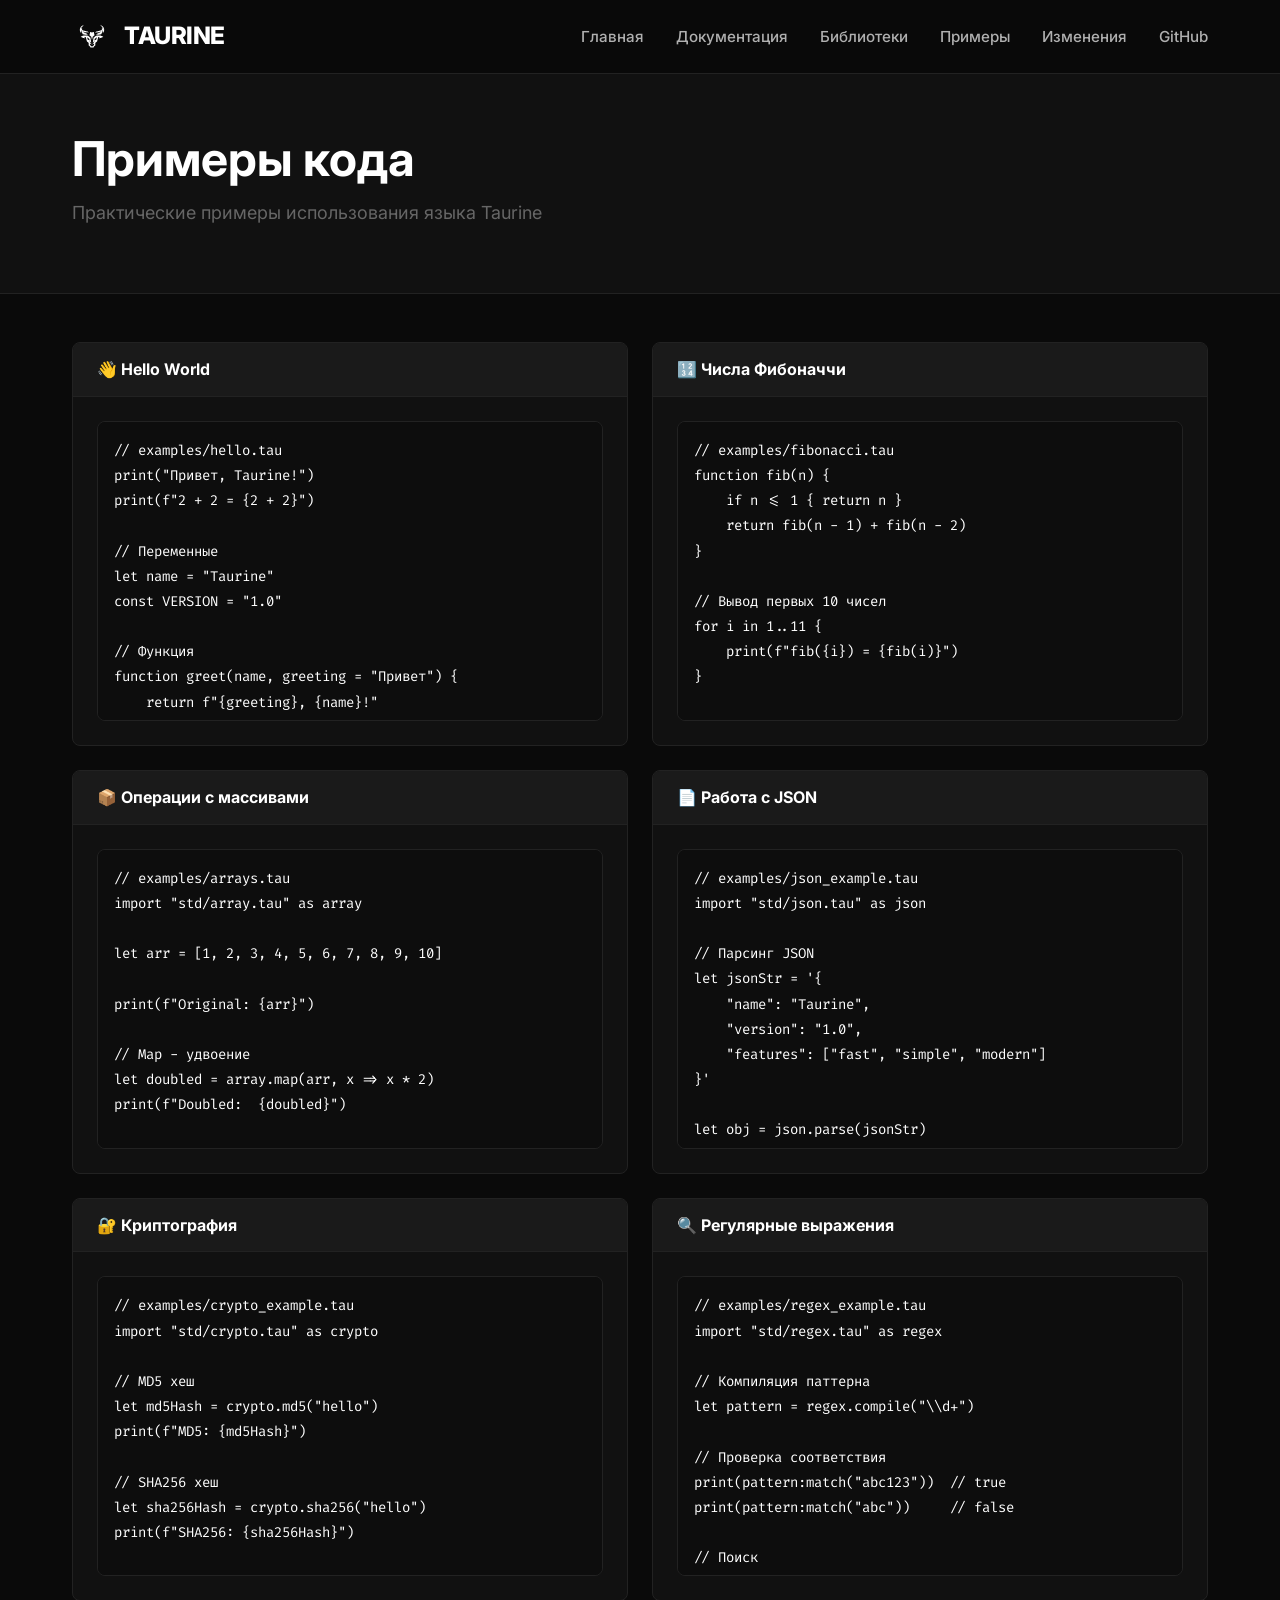
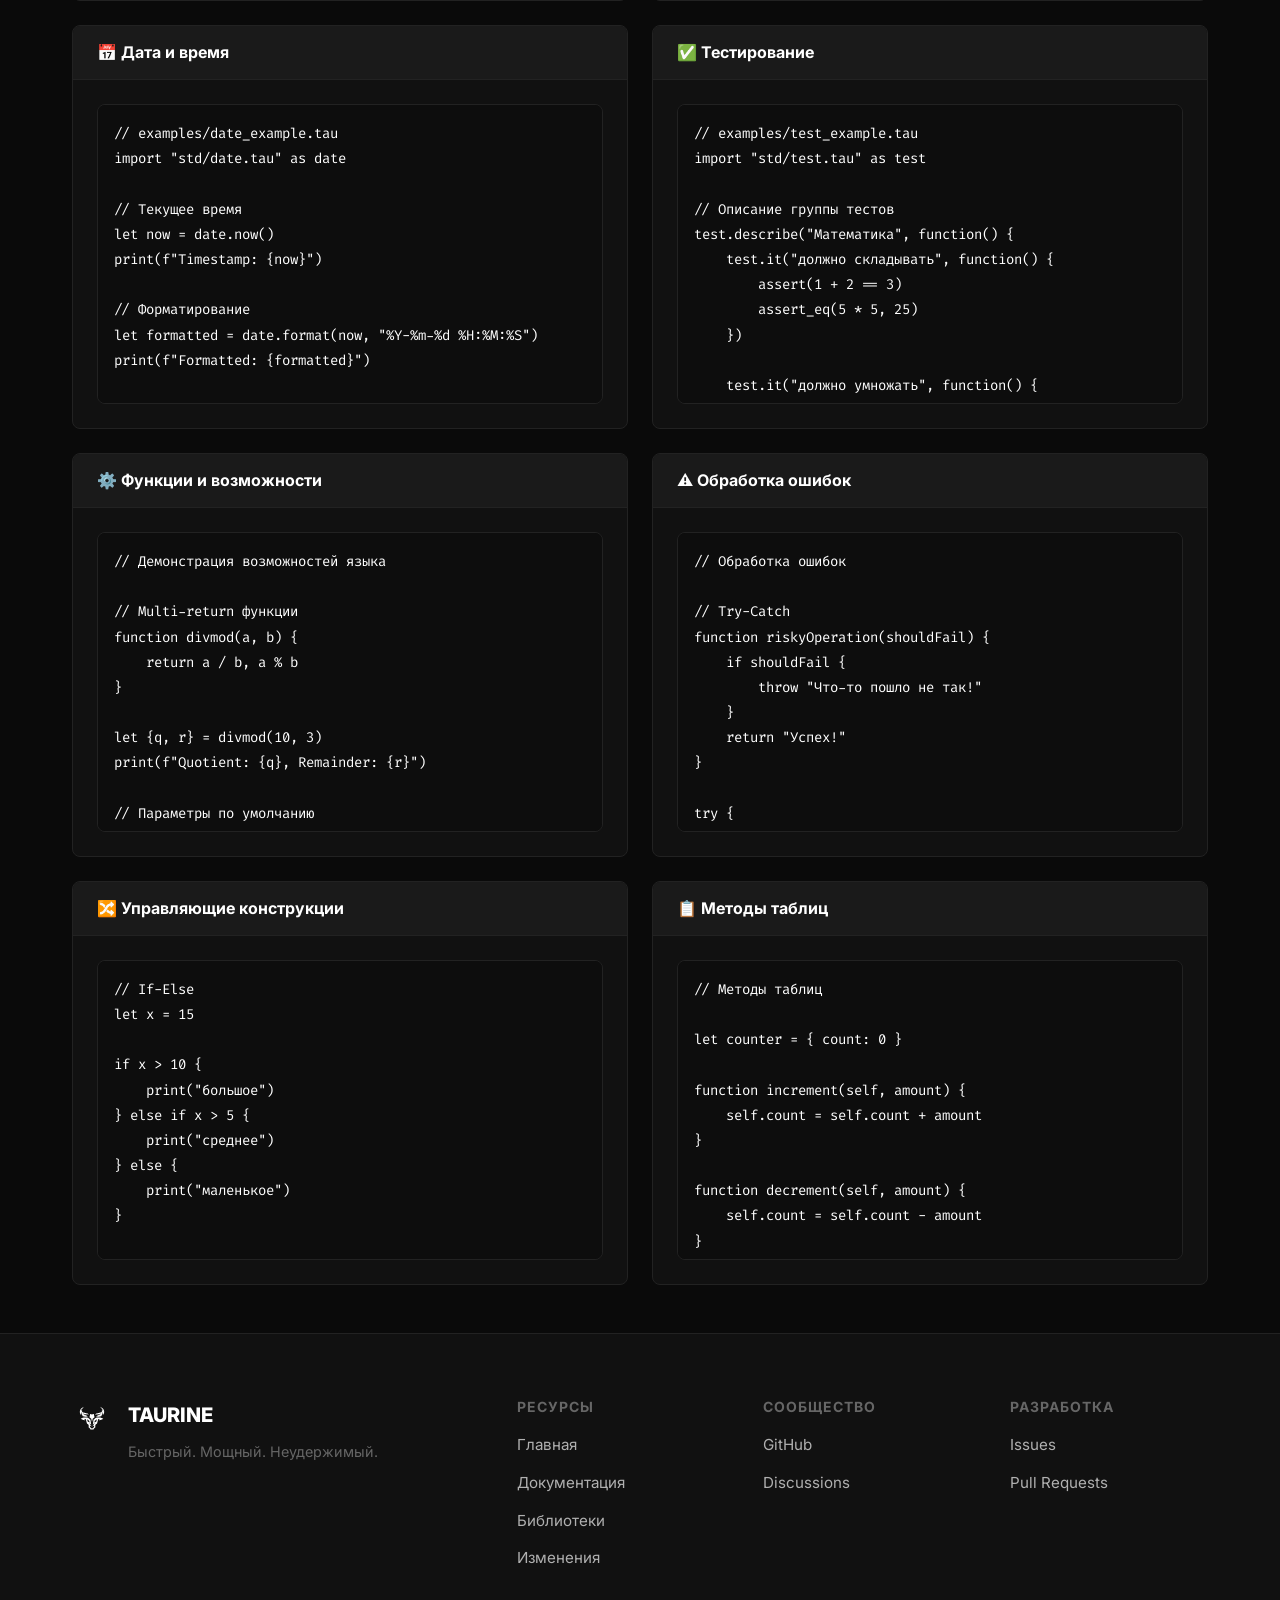
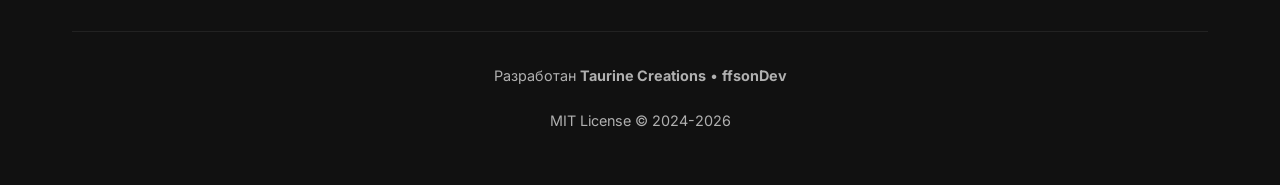
<file: examples/index.html>
<!DOCTYPE html>
<html lang="ru">
<head>
    <meta charset="UTF-8">
    <meta name="viewport" content="width=device-width, initial-scale=1.0">
    <title>Примеры кода Taurine</title>
    <meta name="description" content="Примеры кода на языке Taurine: от Hello World до сложных операций с JSON, криптографией и массивами">
    <link rel="preconnect" href="https://fonts.googleapis.com">
    <link href="https://fonts.googleapis.com/css2?family=Inter:wght@400;500;600;700;800;900&family=Fira+Code:wght@400;500&display=swap" rel="stylesheet">
    <link rel="stylesheet" href="../assets/css/style.css">
</head>
<body>
    <!-- Navigation -->
    <nav class="navbar">
        <div class="container">
            <a href="../index.html" class="logo">
                <img src="../assets/images/logo.svg" alt="Taurine Logo" class="logo-icon">
                <span>TAURINE</span>
            </a>
            <button class="mobile-menu-btn" onclick="toggleMenu()">☰</button>
            <ul class="nav-links" id="navLinks">
                <li><a href="../index.html">Главная</a></li>
                <li><a href="../docs/index.html">Документация</a></li>
                <li><a href="../packages/index.html">Библиотеки</a></li>
                <li><a href="../examples/index.html">Примеры</a></li>
                <li><a href="../changelog.html">Изменения</a></li>
                <li><a href="https://github.com/ffsonDev/taurine" target="_blank">GitHub</a></li>
            </ul>
        </div>
    </nav>

    <!-- Page Header -->
    <header class="page-header">
        <div class="container">
            <h1>Примеры кода</h1>
            <p>Практические примеры использования языка Taurine</p>
        </div>
    </header>

    <!-- Content -->
    <div class="container" style="padding: 3rem 2rem;">
        <div class="example-grid">
            <!-- Hello World -->
            <div class="example-card">
                <div class="example-card-header">
                    <h3>👋 Hello World</h3>
                </div>
                <div class="example-card-body">
                    <pre><code class="language-taurine">// examples/hello.tau
print("Привет, Taurine!")
print(f"2 + 2 = {2 + 2}")

// Переменные
let name = "Taurine"
const VERSION = "1.0"

// Функция
function greet(name, greeting = "Привет") {
    return f"{greeting}, {name}!"
}

print(greet(name))</code></pre>
                </div>
            </div>

            <!-- Fibonacci -->
            <div class="example-card">
                <div class="example-card-header">
                    <h3>🔢 Числа Фибоначчи</h3>
                </div>
                <div class="example-card-body">
                    <pre><code class="language-taurine">// examples/fibonacci.tau
function fib(n) {
    if n <= 1 { return n }
    return fib(n - 1) + fib(n - 2)
}

// Вывод первых 10 чисел
for i in 1..11 {
    print(f"fib({i}) = {fib(i)}")
}

// Итеративная версия
function fibIter(n) {
    if n <= 1 { return n }
    
    let a = 0, b = 1
    for i in 2..n + 1 {
        let temp = a + b
        a = b
        b = temp
    }
    return b
}

print(f"fibIter(10) = {fibIter(10)}")</code></pre>
                </div>
            </div>

            <!-- Arrays -->
            <div class="example-card">
                <div class="example-card-header">
                    <h3>📦 Операции с массивами</h3>
                </div>
                <div class="example-card-body">
                    <pre><code class="language-taurine">// examples/arrays.tau
import "std/array.tau" as array

let arr = [1, 2, 3, 4, 5, 6, 7, 8, 9, 10]

print(f"Original: {arr}")

// Map - удвоение
let doubled = array.map(arr, x => x * 2)
print(f"Doubled:  {doubled}")

// Filter - чётные
let evens = array.filter(arr, x => x % 2 == 0)
print(f"Evens:    {evens}")

// Find - первый > 5
let found = array.find(arr, x => x > 5)
print(f"First > 5: {found}")

// Includes
print(f"Includes 5: {array.includes(arr, 5)}")

// Reduce - сумма
let sum = array.reduce(arr, (a, b) => a + b, 0)
print(f"Sum: {sum}")

// Join
let joined = array.join(arr, ", ")
print(f"Joined: {joined}")</code></pre>
                </div>
            </div>

            <!-- JSON -->
            <div class="example-card">
                <div class="example-card-header">
                    <h3>📄 Работа с JSON</h3>
                </div>
                <div class="example-card-body">
                    <pre><code class="language-taurine">// examples/json_example.tau
import "std/json.tau" as json

// Парсинг JSON
let jsonStr = '{
    "name": "Taurine",
    "version": "1.0",
    "features": ["fast", "simple", "modern"]
}'

let obj = json.parse(jsonStr)

print("Parsed JSON:")
print(f"  name: {obj.name}")
print(f"  version: {obj.version}")
print(f"  features: {obj.features}")

// Сериализация
let data = { name: "test", value: 42 }
let encoded = json.stringify(data)
print(f"\nStringified: {encoded}")

// Вложенные объекты
let complex = {
    user: { name: "John", age: 30 },
    posts: [1, 2, 3]
}
print(json.stringify(complex))</code></pre>
                </div>
            </div>

            <!-- Crypto -->
            <div class="example-card">
                <div class="example-card-header">
                    <h3>🔐 Криптография</h3>
                </div>
                <div class="example-card-body">
                    <pre><code class="language-taurine">// examples/crypto_example.tau
import "std/crypto.tau" as crypto

// MD5 хеш
let md5Hash = crypto.md5("hello")
print(f"MD5: {md5Hash}")

// SHA256 хеш
let sha256Hash = crypto.sha256("hello")
print(f"SHA256: {sha256Hash}")

// Base64 кодирование
let encoded = crypto.base64Encode("Hello, World!")
print(f"Base64 encoded: {encoded}")

// Base64 декодирование
let decoded = crypto.base64Decode(encoded)
print(f"Base64 decoded: {decoded}")

// Генерация UUID
let uuid = crypto.uuid()
print(f"UUID: {uuid}")

// Случайные байты
let randomBytes = crypto.randomBytes(16)
print(f"Random bytes: {randomBytes}")</code></pre>
                </div>
            </div>

            <!-- Regex -->
            <div class="example-card">
                <div class="example-card-header">
                    <h3>🔍 Регулярные выражения</h3>
                </div>
                <div class="example-card-body">
                    <pre><code class="language-taurine">// examples/regex_example.tau
import "std/regex.tau" as regex

// Компиляция паттерна
let pattern = regex.compile("\\d+")

// Проверка соответствия
print(pattern:match("abc123"))  // true
print(pattern:match("abc"))     // false

// Поиск
let match = pattern:find("abc123def")
if match != nil {
    print(f"Found: {match.text}")
    print(f"Start: {match.start}")
    print(f"End: {match.end}")
}

// Все совпадения
let allMatches = pattern:findAll("a1b2c3d4")
for m in allMatches {
    print(m.text)
}

// Замена
let result = pattern:replace("abc123", "X")
print(result)  // abcX</code></pre>
                </div>
            </div>

            <!-- Date/Time -->
            <div class="example-card">
                <div class="example-card-header">
                    <h3>📅 Дата и время</h3>
                </div>
                <div class="example-card-body">
                    <pre><code class="language-taurine">// examples/date_example.tau
import "std/date.tau" as date

// Текущее время
let now = date.now()
print(f"Timestamp: {now}")

// Форматирование
let formatted = date.format(now, "%Y-%m-%d %H:%M:%S")
print(f"Formatted: {formatted}")

// Разные форматы
print(date.format(now, "%d/%m/%Y"))      // 17/03/2026
print(date.format(now, "%H:%M"))         // 14:30
print(date.format(now, "%Y-%m-%d"))      // 2026-03-17
print(date.format(now, "%A, %B %d, %Y")) // Tuesday, March 17, 2026</code></pre>
                </div>
            </div>

            <!-- Test Framework -->
            <div class="example-card">
                <div class="example-card-header">
                    <h3>✅ Тестирование</h3>
                </div>
                <div class="example-card-body">
                    <pre><code class="language-taurine">// examples/test_example.tau
import "std/test.tau" as test

// Описание группы тестов
test.describe("Математика", function() {
    test.it("должно складывать", function() {
        assert(1 + 2 == 3)
        assert_eq(5 * 5, 25)
    })
    
    test.it("должно умножать", function() {
        assert(2 * 3 == 6)
        assert(10 * 10 == 100)
    })
})

test.describe("Строки", function() {
    test.it("должно конкатенировать", function() {
        assert("Hello" + " " + "World" == "Hello World")
    })
})

// Запуск тестов
test.run_tests()</code></pre>
                </div>
            </div>

            <!-- Functions & Features -->
            <div class="example-card">
                <div class="example-card-header">
                    <h3>⚙️ Функции и возможности</h3>
                </div>
                <div class="example-card-body">
                    <pre><code class="language-taurine">// Демонстрация возможностей языка

// Multi-return функции
function divmod(a, b) {
    return a / b, a % b
}

let {q, r} = divmod(10, 3)
print(f"Quotient: {q}, Remainder: {r}")

// Параметры по умолчанию
function greet(name, greeting = "Привет") {
    return f"{greeting}, {name}!"
}

print(greet("Мир"))
print(greet("Мир", "Hello"))

// Nil-safe операторы
let obj = { name: "test" }
print(obj?.name)     // "test"
print(obj?.missing)  // nil (без ошибки)

// Деструктуризация
let person = { name: "Иван", age: 30 }
let {name, age} = person
print(f"{name}, {age}")

// Функциональные литералы
let add = function(a, b) {
    return a + b
}
print(add(5, 3))</code></pre>
                </div>
            </div>

            <!-- Error Handling -->
            <div class="example-card">
                <div class="example-card-header">
                    <h3>⚠️ Обработка ошибок</h3>
                </div>
                <div class="example-card-body">
                    <pre><code class="language-taurine">// Обработка ошибок

// Try-Catch
function riskyOperation(shouldFail) {
    if shouldFail {
        throw "Что-то пошло не так!"
    }
    return "Успех!"
}

try {
    let result = riskyOperation(true)
    print(result)
} catch (err) {
    print(f"Ошибка: {err}")
}

// Try-Catch с finally
try {
    print("Выполнение...")
} catch (err) {
    print(f"Поймана ошибка: {err}")
} finally {
    print("Очистка ресурсов...")
}

// Assertions
import "std/test.tau" as test

let x = 10
assert(x > 0, "x должно быть положительным")
assert_eq(x, 10, "x должно равняться 10")</code></pre>
                </div>
            </div>

            <!-- Control Flow -->
            <div class="example-card">
                <div class="example-card-header">
                    <h3>🔀 Управляющие конструкции</h3>
                </div>
                <div class="example-card-body">
                    <pre><code class="language-taurine">// If-Else
let x = 15

if x > 10 {
    print("большое")
} else if x > 5 {
    print("среднее")
} else {
    print("маленькое")
}

// While цикл
let i = 0
while i < 5 {
    print(f"i = {i}")
    i = i + 1
}

// For-In с диапазоном
for i in 1..6 {
    if i == 3 { continue }
    if i == 5 { break }
    print(i)
}

// For-In с массивом
for item in ["a", "b", "c"] {
    print(item)
}

// For-In со строкой
for ch in "hello" {
    print(ch)
}</code></pre>
                </div>
            </div>

            <!-- Table Methods -->
            <div class="example-card">
                <div class="example-card-header">
                    <h3>📋 Методы таблиц</h3>
                </div>
                <div class="example-card-body">
                    <pre><code class="language-taurine">// Методы таблиц

let counter = { count: 0 }

function increment(self, amount) {
    self.count = self.count + amount
}

function decrement(self, amount) {
    self.count = self.count - amount
}

function reset(self) {
    self.count = 0
}

// Использование
increment(counter, 5)
print(counter.count)  // 5

increment(counter, 3)
print(counter.count)  // 8

decrement(counter, 2)
print(counter.count)  // 6

reset(counter)
print(counter.count)  // 0

// Таблица с функциями
let calculator = {
    value: 0,
    add: function(self, x) {
        self.value = self.value + x
    },
    get: function(self) {
        return self.value
    }
}

calculator:add(10)
print(calculator:get())  // 10</code></pre>
                </div>
            </div>
        </div>
    </div>

    <!-- Footer -->
    <footer class="footer">
        <div class="container">
            <div class="footer-content">
                <div class="footer-brand">
                    <img src="../assets/images/logo.svg" alt="Taurine Logo" class="logo-icon" style="width: 40px; height: 40px;">
                    <div class="footer-brand-text">
                        <span class="brand-name">TAURINE</span>
                        <p>Быстрый. Мощный. Неудержимый.</p>
                    </div>
                </div>

                <div class="footer-links">
                    <h4>Ресурсы</h4>
                    <a href="../index.html">Главная</a>
                    <a href="../docs/index.html">Документация</a>
                    <a href="../packages/index.html">Библиотеки</a>
                    <a href="../changelog.html">Изменения</a>
                </div>

                <div class="footer-links">
                    <h4>Сообщество</h4>
                    <a href="https://github.com/ffsonDev/taurine" target="_blank">GitHub</a>
                    <a href="https://github.com/ffsonDev/taurine/discussions" target="_blank">Discussions</a>
                </div>

                <div class="footer-links">
                    <h4>Разработка</h4>
                    <a href="https://github.com/ffsonDev/taurine/issues" target="_blank">Issues</a>
                    <a href="https://github.com/ffsonDev/taurine/pulls" target="_blank">Pull Requests</a>
                </div>
            </div>

            <div class="footer-bottom">
                <p>Разработан <strong>Taurine Creations</strong> • <strong>ffsonDev</strong></p>
                <p>MIT License © 2024-2026</p>
            </div>
        </div>
    </footer>

    <script src="../assets/js/main.js"></script>
</body>
</html>
</file>
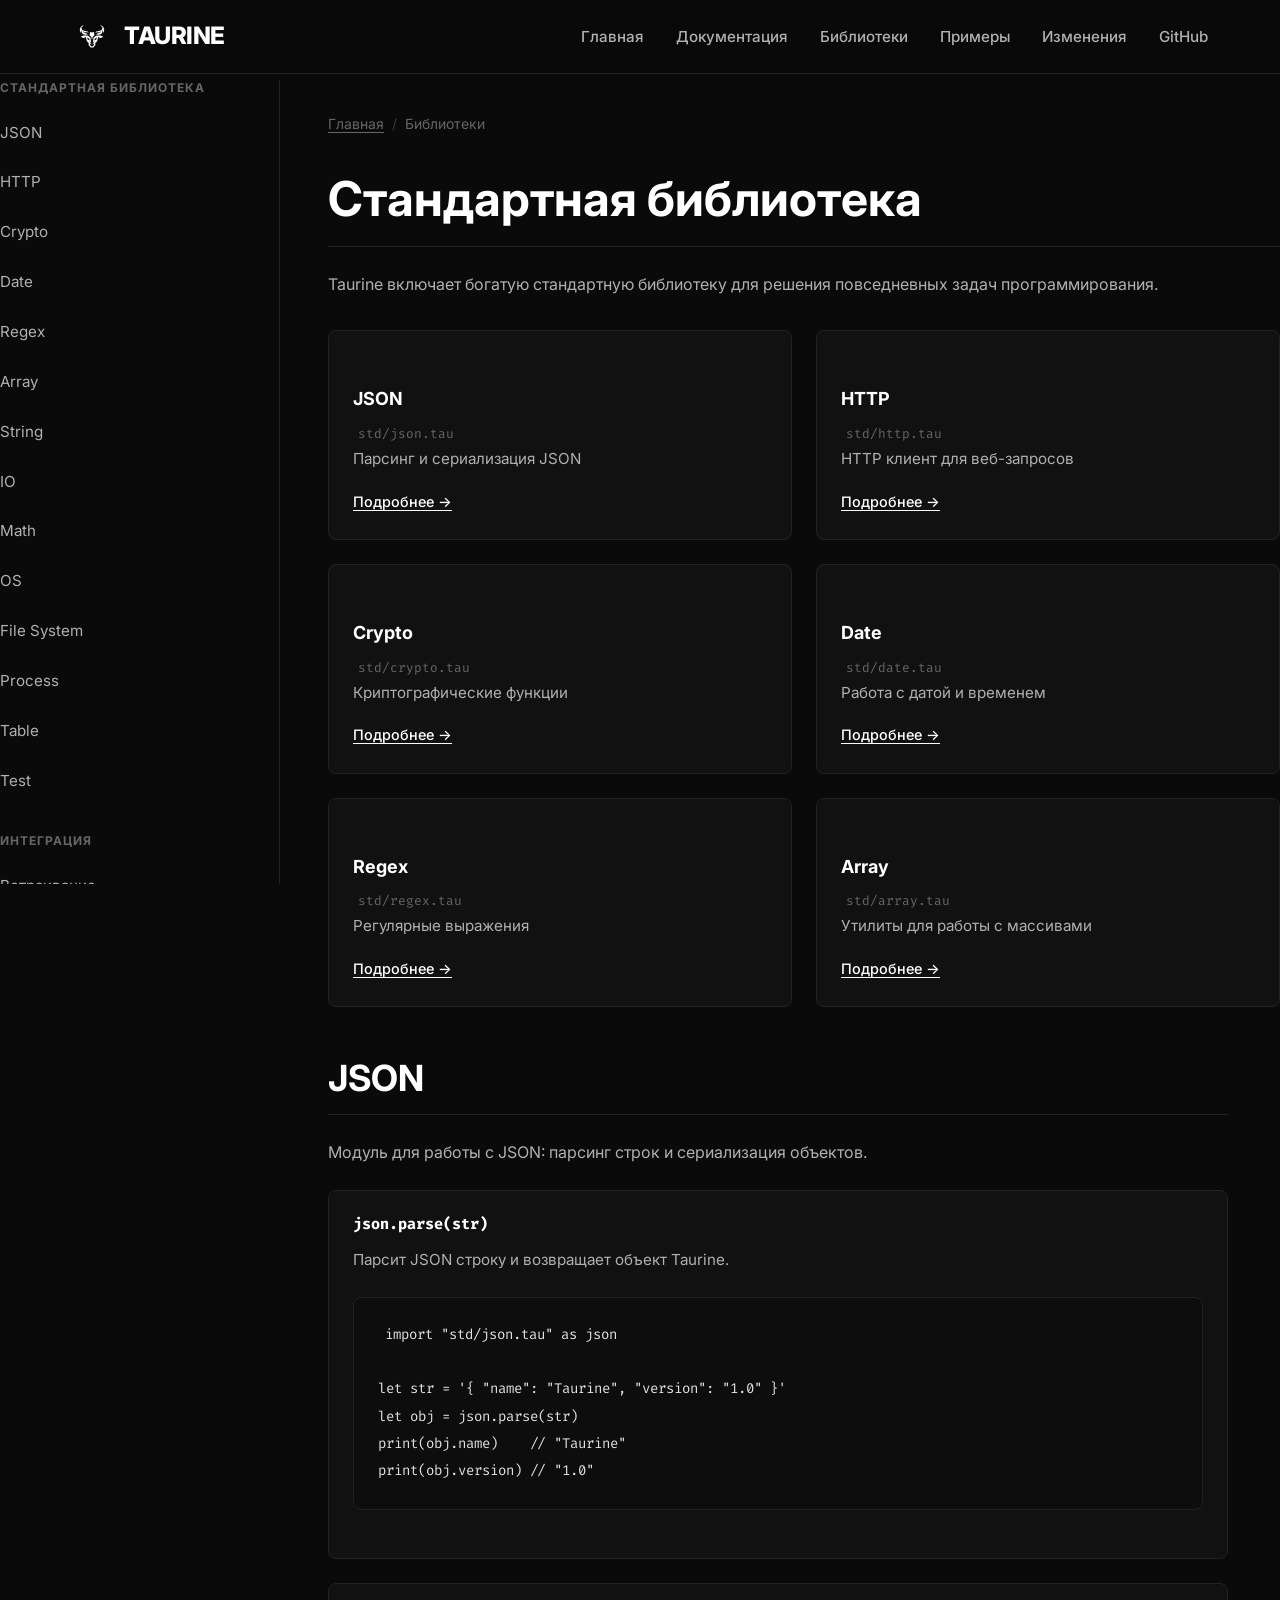
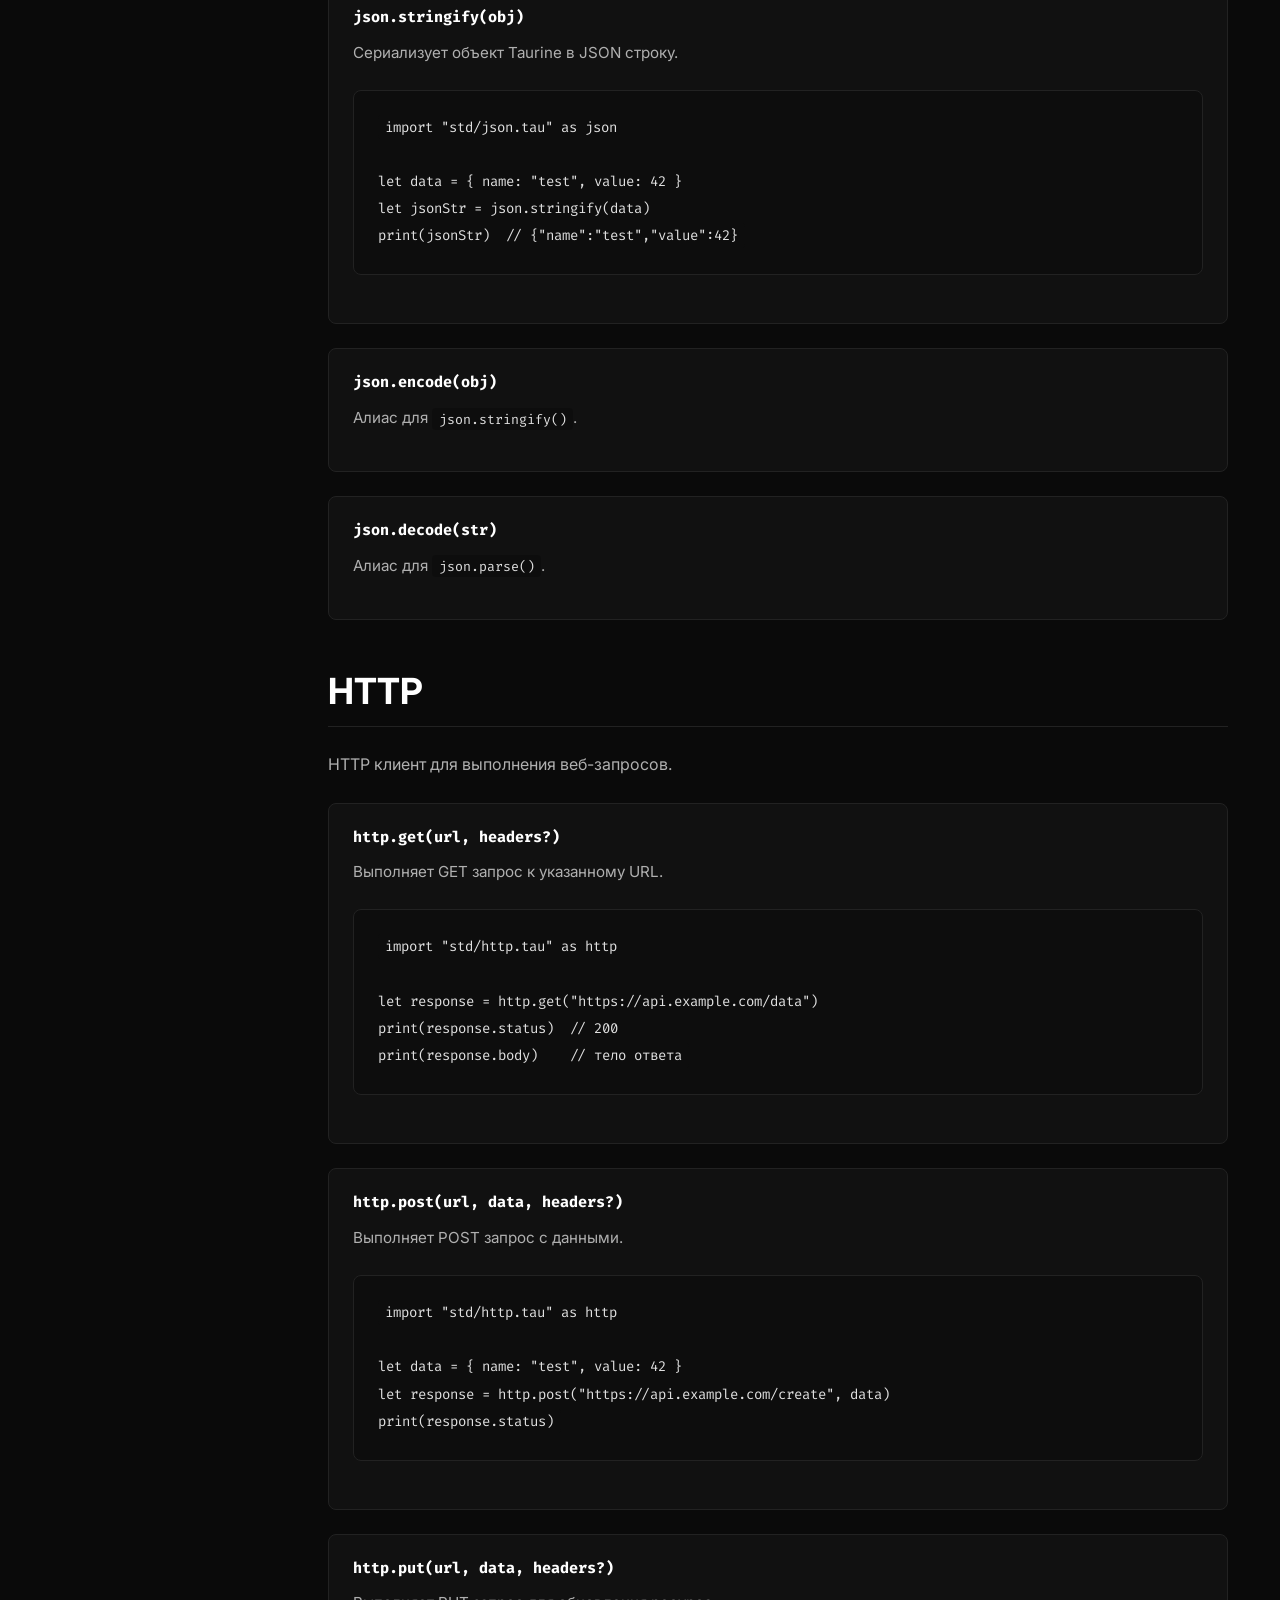
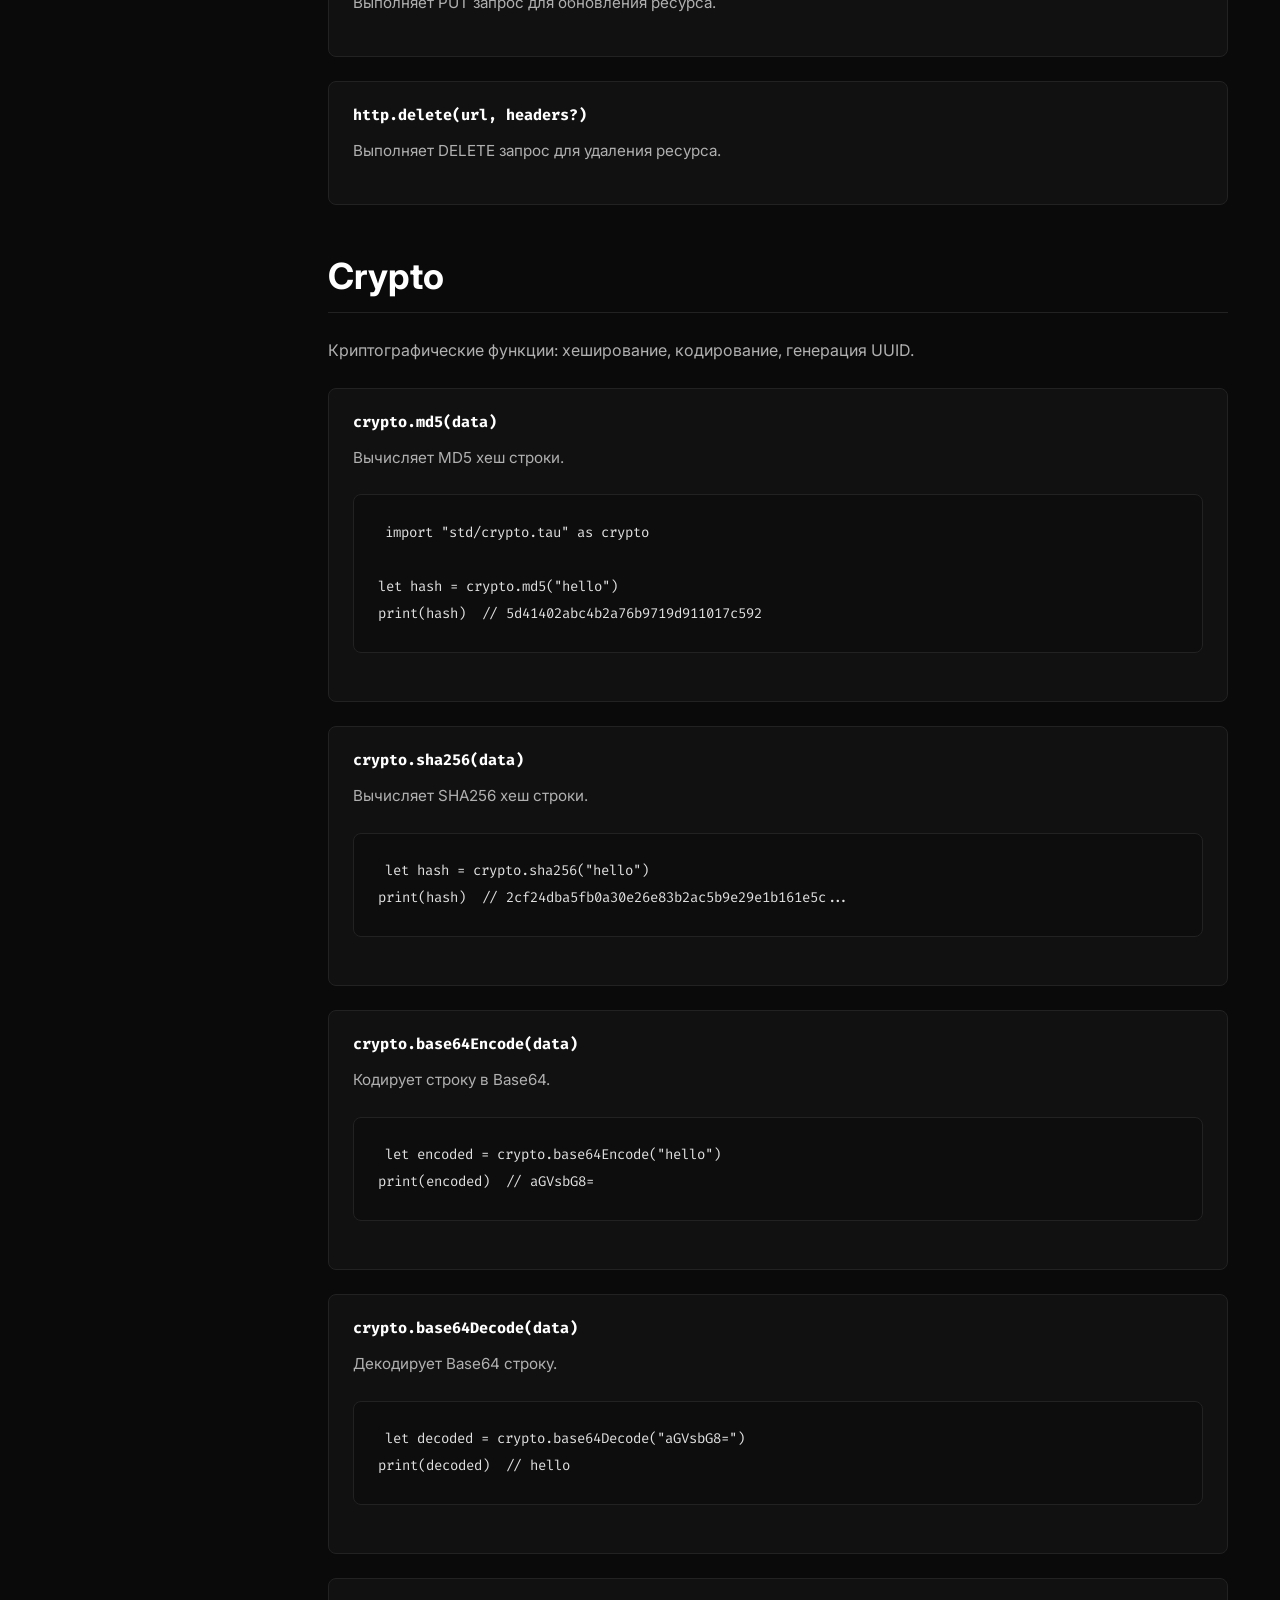
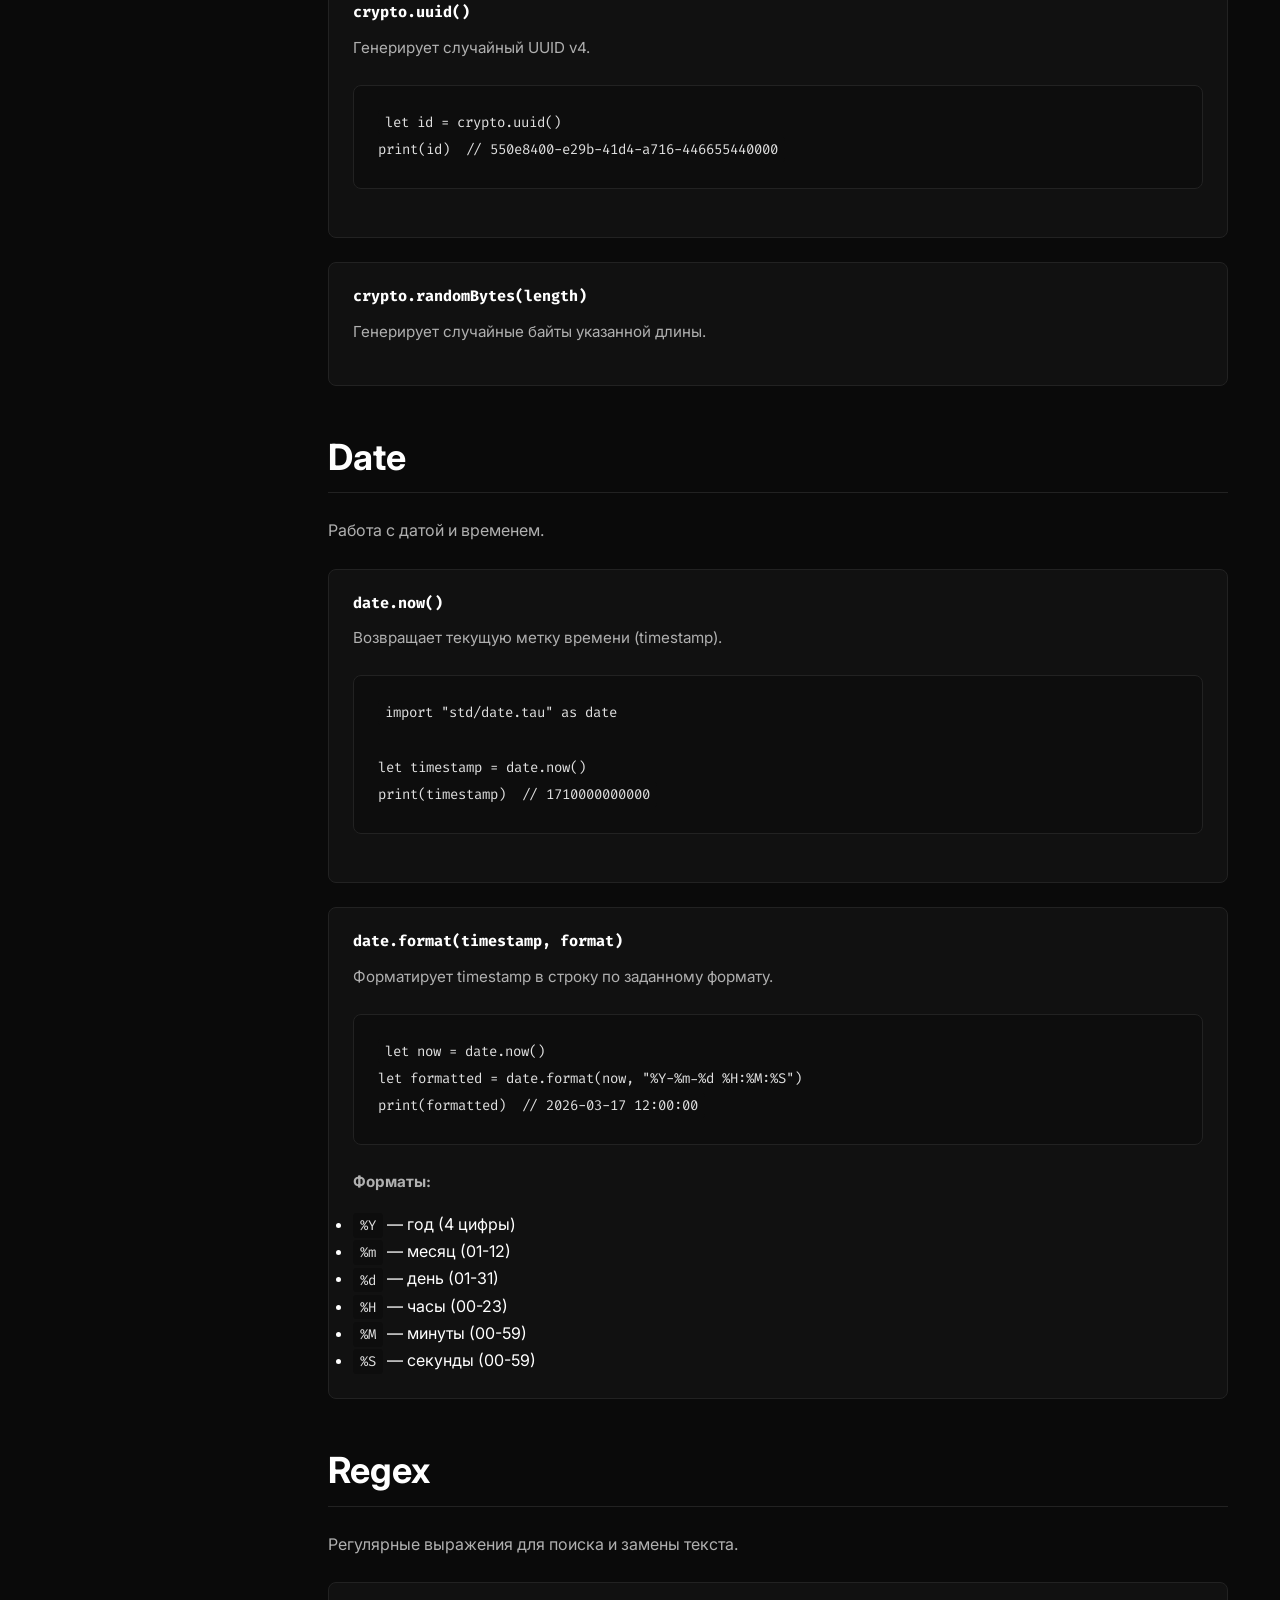
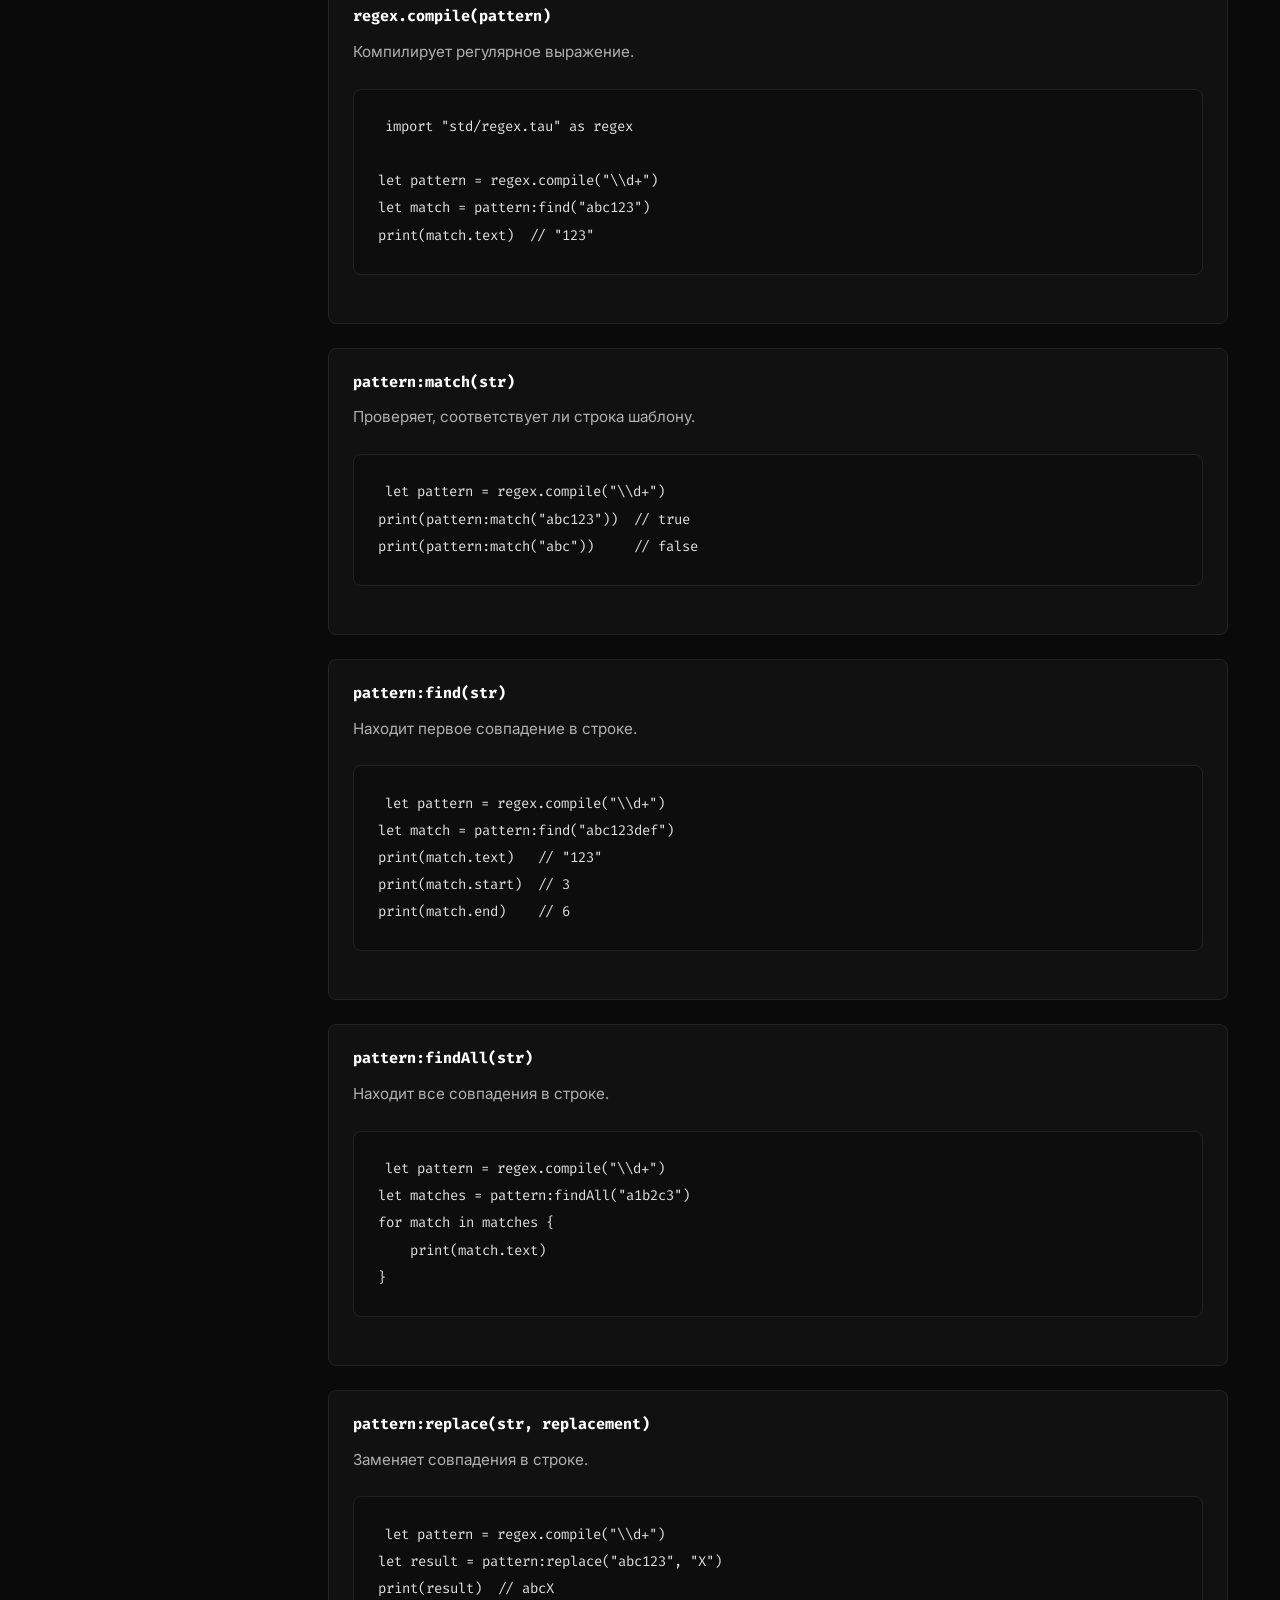
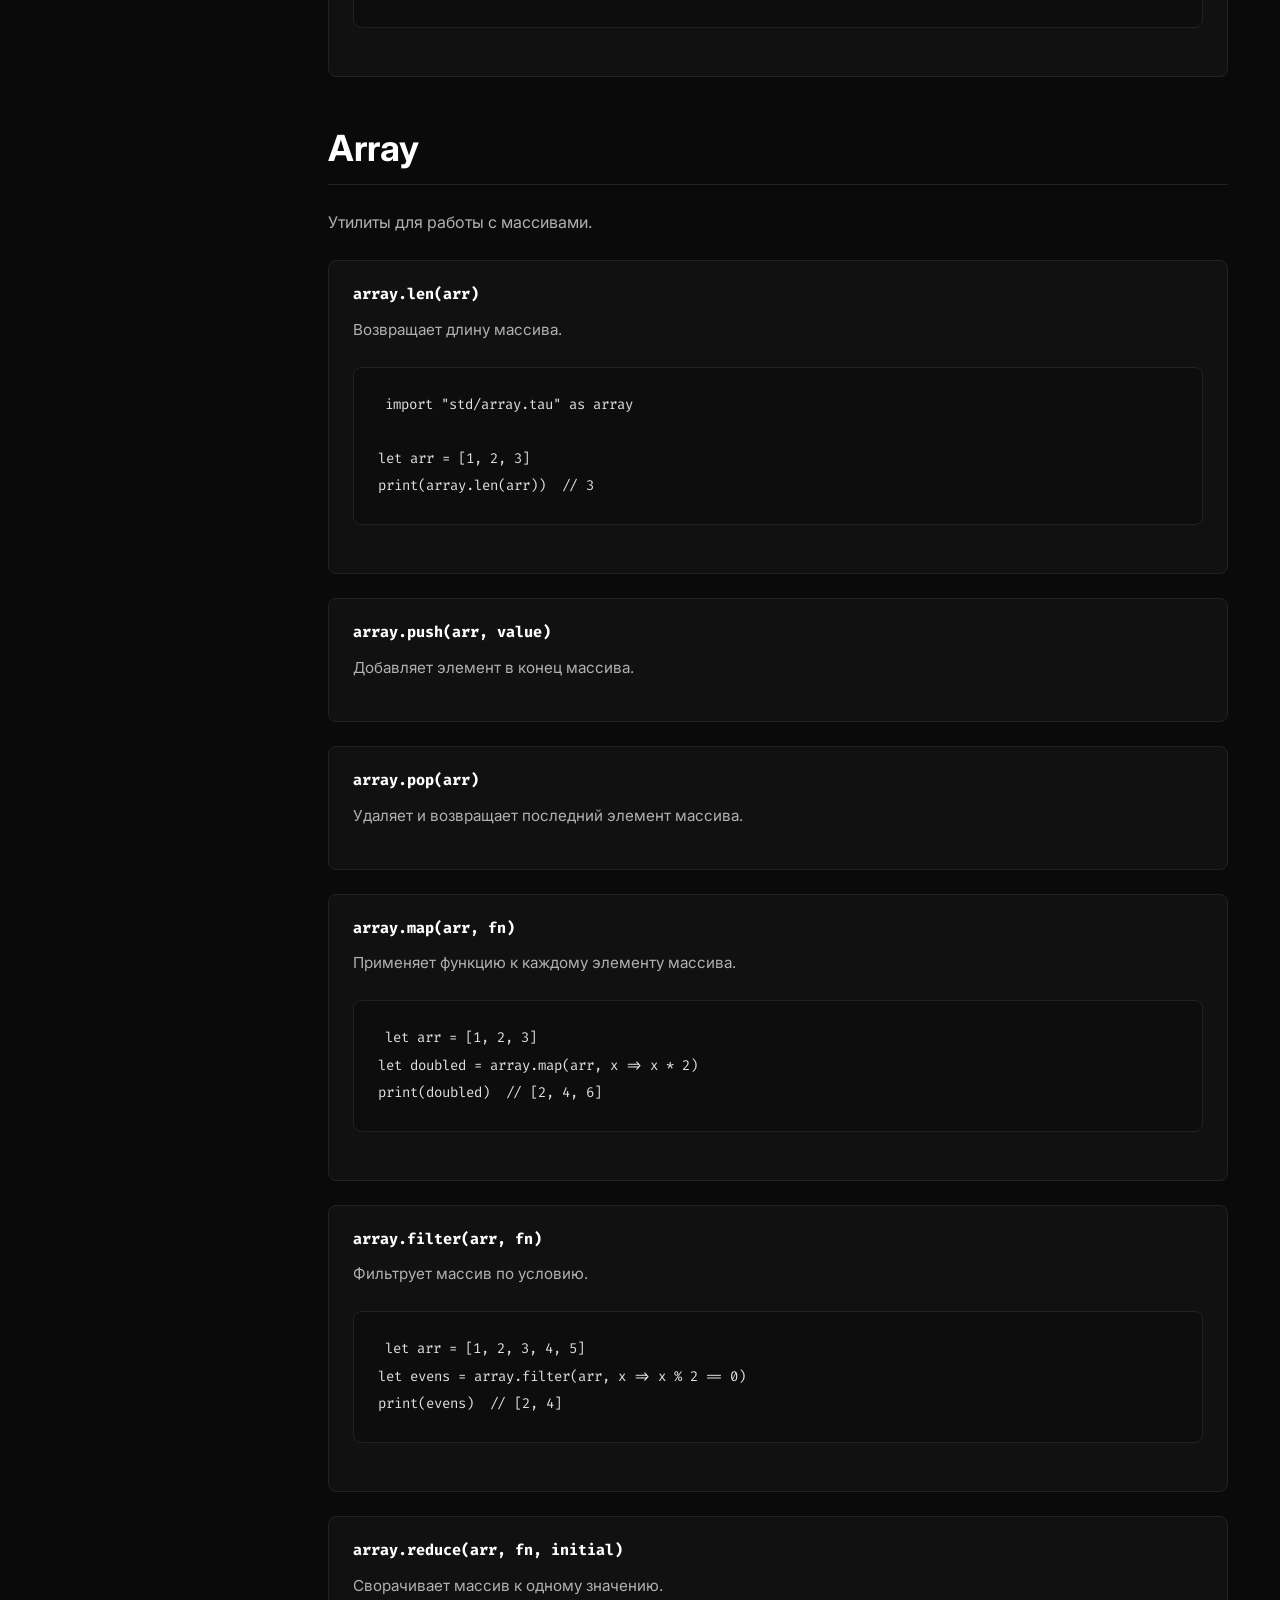
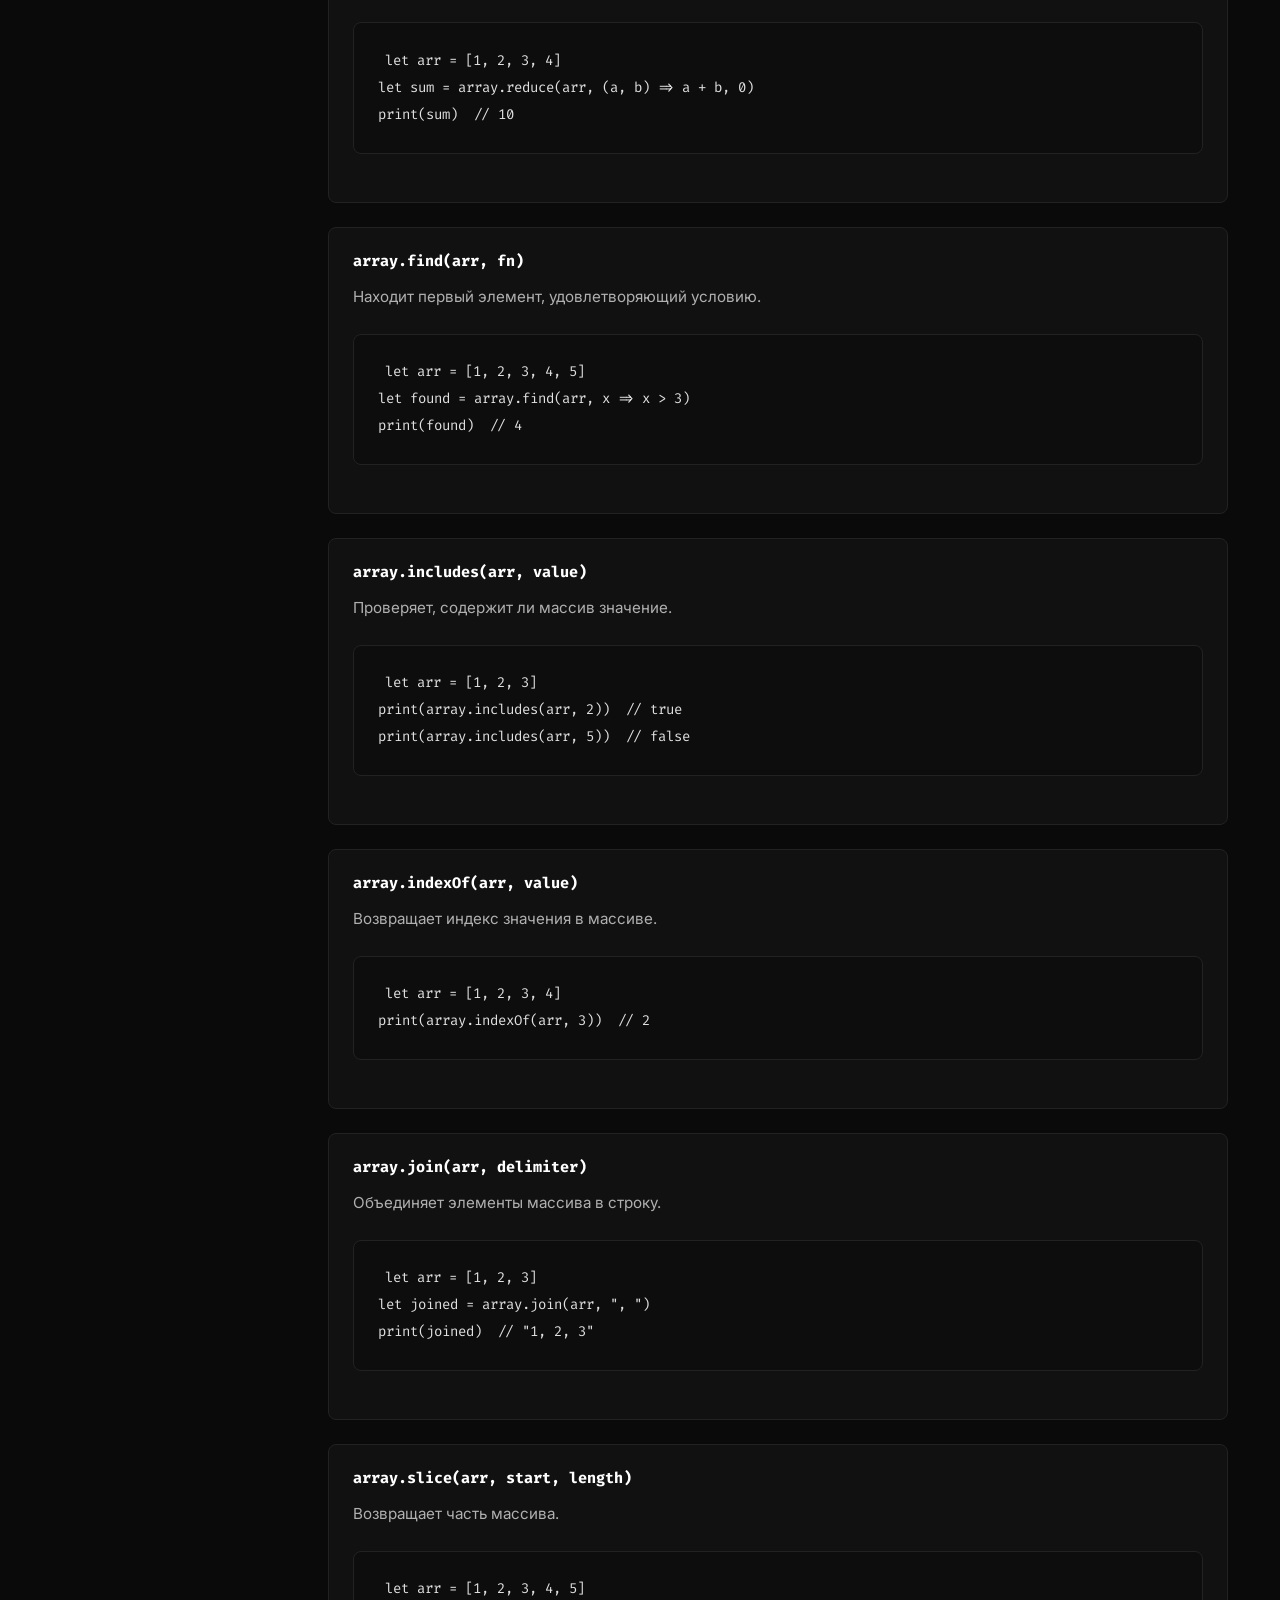
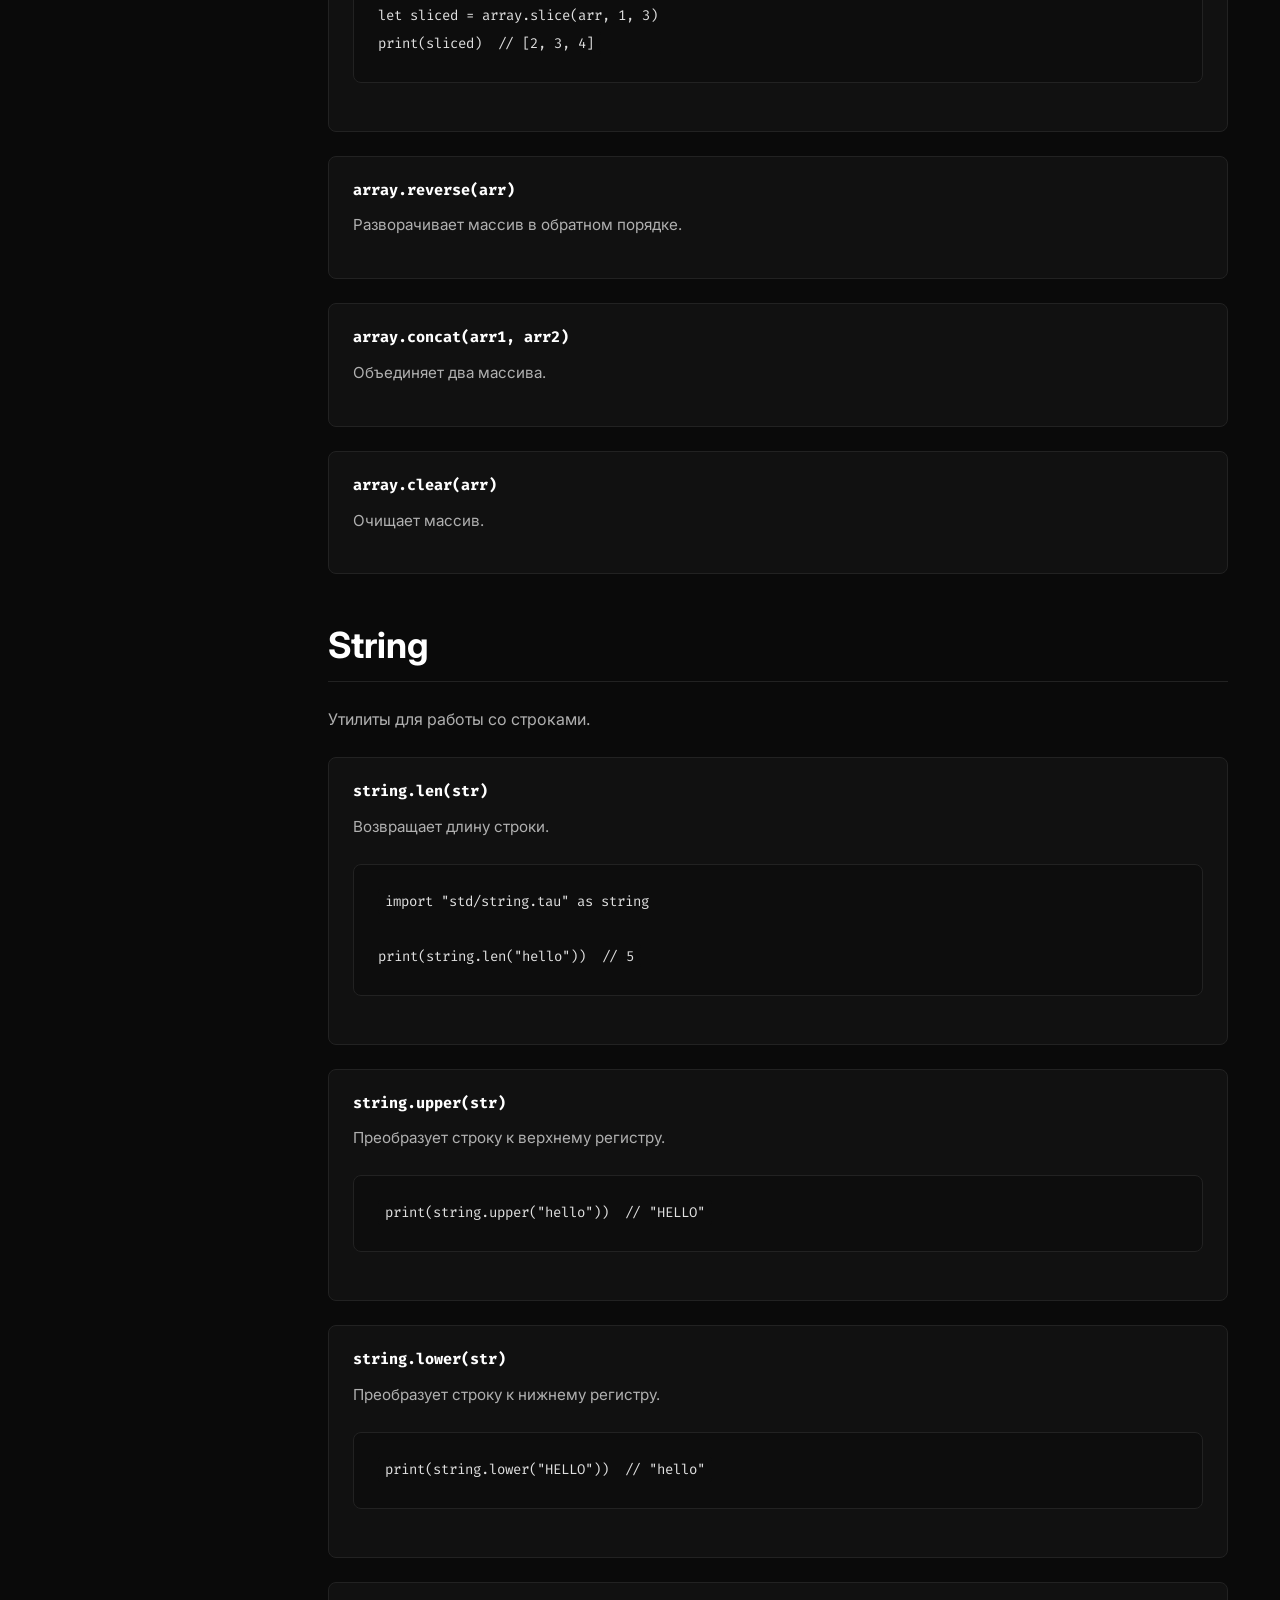
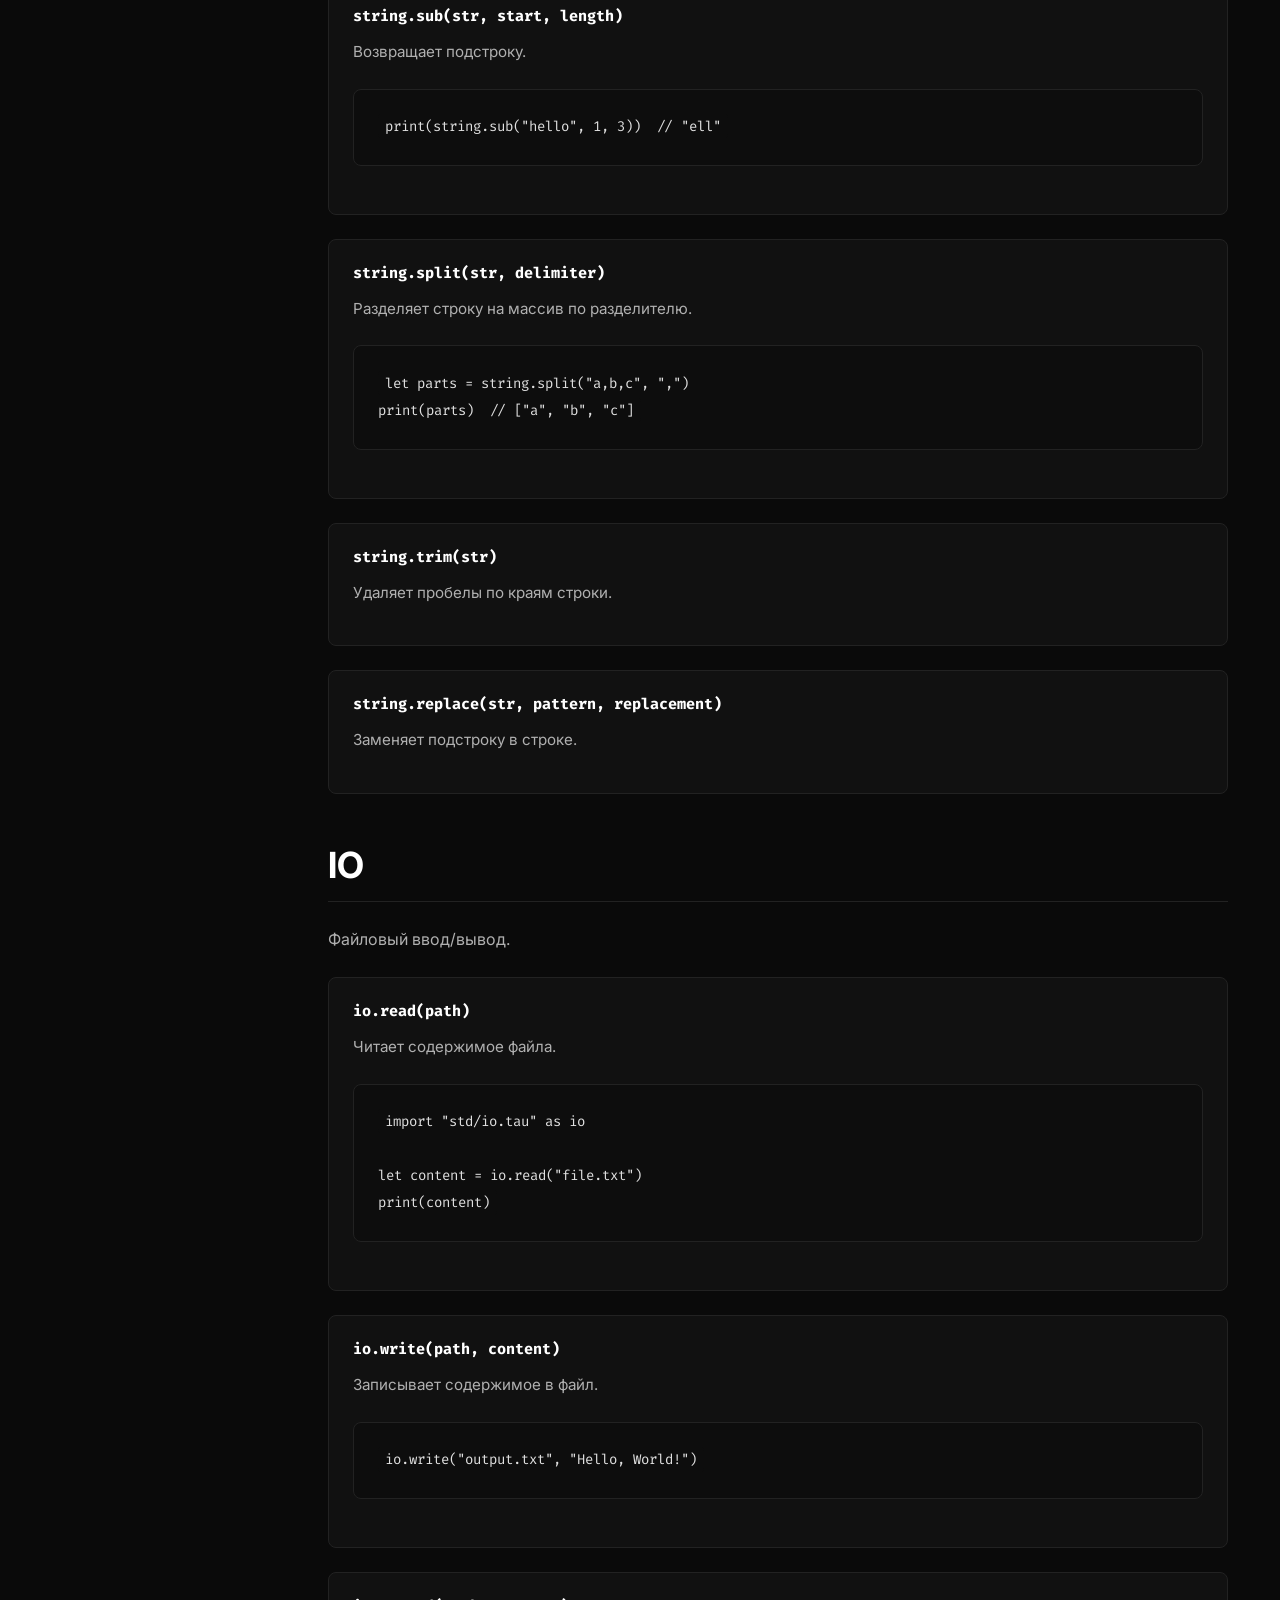
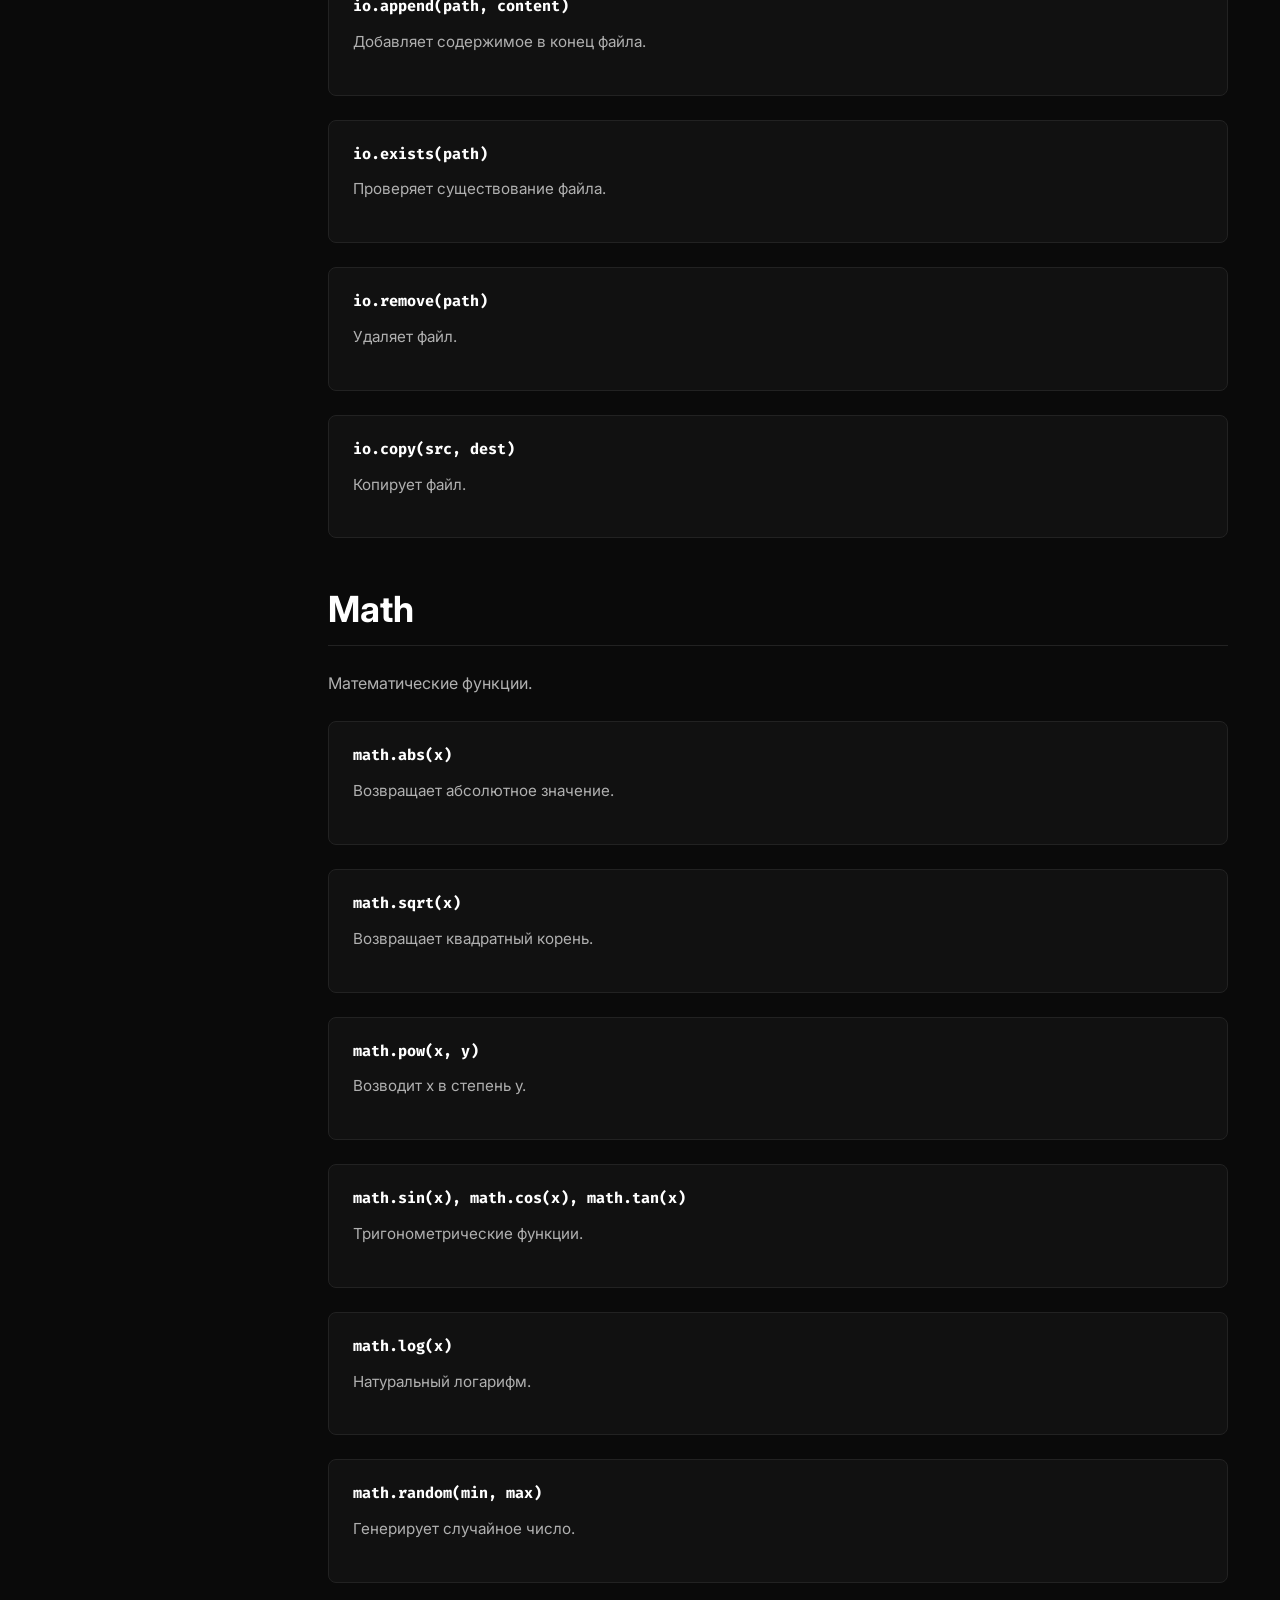
<file: packages/index.html>
<!DOCTYPE html>
<html lang="ru">
<head>
    <meta charset="UTF-8">
    <meta name="viewport" content="width=device-width, initial-scale=1.0">
    <title>Стандартная библиотека Taurine</title>
    <meta name="description" content="Документация стандартной библиотеки Taurine: JSON, HTTP, криптография, дата/время, массивы и другие модули">
    <link rel="preconnect" href="https://fonts.googleapis.com">
    <link href="https://fonts.googleapis.com/css2?family=Inter:wght@400;500;600;700;800;900&family=Fira+Code:wght@400;500&display=swap" rel="stylesheet">
    <link rel="stylesheet" href="../assets/css/style.css">
</head>
<body>
    <!-- Navigation -->
    <nav class="navbar">
        <div class="container">
            <a href="../index.html" class="logo">
                <img src="../assets/images/logo.svg" alt="Taurine Logo" class="logo-icon">
                <span>TAURINE</span>
            </a>
            <button class="mobile-menu-btn" onclick="toggleMenu()">☰</button>
            <ul class="nav-links" id="navLinks">
                <li><a href="../index.html">Главная</a></li>
                <li><a href="../docs/index.html">Документация</a></li>
                <li><a href="index.html">Библиотеки</a></li>
                <li><a href="../examples/index.html">Примеры</a></li>
                <li><a href="../changelog.html">Изменения</a></li>
                <li><a href="https://github.com/ffsonDev/taurine" target="_blank">GitHub</a></li>
            </ul>
        </div>
    </nav>

    <!-- Documentation Layout -->
    <div class="docs-layout">
        <!-- Sidebar -->
        <aside class="docs-sidebar">
            <div class="sidebar-section">
                <h4 class="sidebar-title">Стандартная библиотека</h4>
                <ul class="sidebar-links">
                    <li><a href="#json">JSON</a></li>
                    <li><a href="#http">HTTP</a></li>
                    <li><a href="#crypto">Crypto</a></li>
                    <li><a href="#date">Date</a></li>
                    <li><a href="#regex">Regex</a></li>
                    <li><a href="#array">Array</a></li>
                    <li><a href="#string">String</a></li>
                    <li><a href="#io">IO</a></li>
                    <li><a href="#math">Math</a></li>
                    <li><a href="#os">OS</a></li>
                    <li><a href="#fs">File System</a></li>
                    <li><a href="#process">Process</a></li>
                    <li><a href="#table">Table</a></li>
                    <li><a href="#test">Test</a></li>
                </ul>
            </div>

            <div class="sidebar-section">
                <h4 class="sidebar-title">Интеграция</h4>
                <ul class="sidebar-links">
                    <li><a href="embedding.html">Встраивание</a></li>
                </ul>
            </div>
        </aside>

        <!-- Content -->
        <main class="docs-content">
            <div class="breadcrumb">
                <a href="../index.html">Главная</a>
                <span class="separator">/</span>
                <span>Библиотеки</span>
            </div>

            <h1>Стандартная библиотека</h1>
            <p>Taurine включает богатую стандартную библиотеку для решения повседневных задач программирования.</p>

            <div class="library-grid">
                <div class="library-card">
                    <h3>JSON</h3>
                    <code>std/json.tau</code>
                    <p>Парсинг и сериализация JSON</p>
                    <a href="#json">Подробнее →</a>
                </div>
                <div class="library-card">
                    <h3>HTTP</h3>
                    <code>std/http.tau</code>
                    <p>HTTP клиент для веб-запросов</p>
                    <a href="#http">Подробнее →</a>
                </div>
                <div class="library-card">
                    <h3>Crypto</h3>
                    <code>std/crypto.tau</code>
                    <p>Криптографические функции</p>
                    <a href="#crypto">Подробнее →</a>
                </div>
                <div class="library-card">
                    <h3>Date</h3>
                    <code>std/date.tau</code>
                    <p>Работа с датой и временем</p>
                    <a href="#date">Подробнее →</a>
                </div>
                <div class="library-card">
                    <h3>Regex</h3>
                    <code>std/regex.tau</code>
                    <p>Регулярные выражения</p>
                    <a href="#regex">Подробнее →</a>
                </div>
                <div class="library-card">
                    <h3>Array</h3>
                    <code>std/array.tau</code>
                    <p>Утилиты для работы с массивами</p>
                    <a href="#array">Подробнее →</a>
                </div>
            </div>

            <!-- JSON Module -->
            <section id="json" class="api-section">
                <h2>JSON</h2>
                <p>Модуль для работы с JSON: парсинг строк и сериализация объектов.</p>

                <div class="api-function">
                    <h4>json.parse(str)</h4>
                    <p>Парсит JSON строку и возвращает объект Taurine.</p>
                    <pre><code class="language-taurine">import "std/json.tau" as json

let str = '{ "name": "Taurine", "version": "1.0" }'
let obj = json.parse(str)
print(obj.name)    // "Taurine"
print(obj.version) // "1.0"</code></pre>
                </div>

                <div class="api-function">
                    <h4>json.stringify(obj)</h4>
                    <p>Сериализует объект Taurine в JSON строку.</p>
                    <pre><code class="language-taurine">import "std/json.tau" as json

let data = { name: "test", value: 42 }
let jsonStr = json.stringify(data)
print(jsonStr)  // {"name":"test","value":42}</code></pre>
                </div>

                <div class="api-function">
                    <h4>json.encode(obj)</h4>
                    <p>Алиас для <code>json.stringify()</code>.</p>
                </div>

                <div class="api-function">
                    <h4>json.decode(str)</h4>
                    <p>Алиас для <code>json.parse()</code>.</p>
                </div>
            </section>

            <!-- HTTP Module -->
            <section id="http" class="api-section">
                <h2>HTTP</h2>
                <p>HTTP клиент для выполнения веб-запросов.</p>

                <div class="api-function">
                    <h4>http.get(url, headers?)</h4>
                    <p>Выполняет GET запрос к указанному URL.</p>
                    <pre><code class="language-taurine">import "std/http.tau" as http

let response = http.get("https://api.example.com/data")
print(response.status)  // 200
print(response.body)    // тело ответа</code></pre>
                </div>

                <div class="api-function">
                    <h4>http.post(url, data, headers?)</h4>
                    <p>Выполняет POST запрос с данными.</p>
                    <pre><code class="language-taurine">import "std/http.tau" as http

let data = { name: "test", value: 42 }
let response = http.post("https://api.example.com/create", data)
print(response.status)</code></pre>
                </div>

                <div class="api-function">
                    <h4>http.put(url, data, headers?)</h4>
                    <p>Выполняет PUT запрос для обновления ресурса.</p>
                </div>

                <div class="api-function">
                    <h4>http.delete(url, headers?)</h4>
                    <p>Выполняет DELETE запрос для удаления ресурса.</p>
                </div>
            </section>

            <!-- Crypto Module -->
            <section id="crypto" class="api-section">
                <h2>Crypto</h2>
                <p>Криптографические функции: хеширование, кодирование, генерация UUID.</p>

                <div class="api-function">
                    <h4>crypto.md5(data)</h4>
                    <p>Вычисляет MD5 хеш строки.</p>
                    <pre><code class="language-taurine">import "std/crypto.tau" as crypto

let hash = crypto.md5("hello")
print(hash)  // 5d41402abc4b2a76b9719d911017c592</code></pre>
                </div>

                <div class="api-function">
                    <h4>crypto.sha256(data)</h4>
                    <p>Вычисляет SHA256 хеш строки.</p>
                    <pre><code class="language-taurine">let hash = crypto.sha256("hello")
print(hash)  // 2cf24dba5fb0a30e26e83b2ac5b9e29e1b161e5c...</code></pre>
                </div>

                <div class="api-function">
                    <h4>crypto.base64Encode(data)</h4>
                    <p>Кодирует строку в Base64.</p>
                    <pre><code class="language-taurine">let encoded = crypto.base64Encode("hello")
print(encoded)  // aGVsbG8=</code></pre>
                </div>

                <div class="api-function">
                    <h4>crypto.base64Decode(data)</h4>
                    <p>Декодирует Base64 строку.</p>
                    <pre><code class="language-taurine">let decoded = crypto.base64Decode("aGVsbG8=")
print(decoded)  // hello</code></pre>
                </div>

                <div class="api-function">
                    <h4>crypto.uuid()</h4>
                    <p>Генерирует случайный UUID v4.</p>
                    <pre><code class="language-taurine">let id = crypto.uuid()
print(id)  // 550e8400-e29b-41d4-a716-446655440000</code></pre>
                </div>

                <div class="api-function">
                    <h4>crypto.randomBytes(length)</h4>
                    <p>Генерирует случайные байты указанной длины.</p>
                </div>
            </section>

            <!-- Date Module -->
            <section id="date" class="api-section">
                <h2>Date</h2>
                <p>Работа с датой и временем.</p>

                <div class="api-function">
                    <h4>date.now()</h4>
                    <p>Возвращает текущую метку времени (timestamp).</p>
                    <pre><code class="language-taurine">import "std/date.tau" as date

let timestamp = date.now()
print(timestamp)  // 1710000000000</code></pre>
                </div>

                <div class="api-function">
                    <h4>date.format(timestamp, format)</h4>
                    <p>Форматирует timestamp в строку по заданному формату.</p>
                    <pre><code class="language-taurine">let now = date.now()
let formatted = date.format(now, "%Y-%m-%d %H:%M:%S")
print(formatted)  // 2026-03-17 12:00:00</code></pre>
                    <p><strong>Форматы:</strong></p>
                    <ul>
                        <li><code>%Y</code> — год (4 цифры)</li>
                        <li><code>%m</code> — месяц (01-12)</li>
                        <li><code>%d</code> — день (01-31)</li>
                        <li><code>%H</code> — часы (00-23)</li>
                        <li><code>%M</code> — минуты (00-59)</li>
                        <li><code>%S</code> — секунды (00-59)</li>
                    </ul>
                </div>
            </section>

            <!-- Regex Module -->
            <section id="regex" class="api-section">
                <h2>Regex</h2>
                <p>Регулярные выражения для поиска и замены текста.</p>

                <div class="api-function">
                    <h4>regex.compile(pattern)</h4>
                    <p>Компилирует регулярное выражение.</p>
                    <pre><code class="language-taurine">import "std/regex.tau" as regex

let pattern = regex.compile("\\d+")
let match = pattern:find("abc123")
print(match.text)  // "123"</code></pre>
                </div>

                <div class="api-function">
                    <h4>pattern:match(str)</h4>
                    <p>Проверяет, соответствует ли строка шаблону.</p>
                    <pre><code class="language-taurine">let pattern = regex.compile("\\d+")
print(pattern:match("abc123"))  // true
print(pattern:match("abc"))     // false</code></pre>
                </div>

                <div class="api-function">
                    <h4>pattern:find(str)</h4>
                    <p>Находит первое совпадение в строке.</p>
                    <pre><code class="language-taurine">let pattern = regex.compile("\\d+")
let match = pattern:find("abc123def")
print(match.text)   // "123"
print(match.start)  // 3
print(match.end)    // 6</code></pre>
                </div>

                <div class="api-function">
                    <h4>pattern:findAll(str)</h4>
                    <p>Находит все совпадения в строке.</p>
                    <pre><code class="language-taurine">let pattern = regex.compile("\\d+")
let matches = pattern:findAll("a1b2c3")
for match in matches {
    print(match.text)
}</code></pre>
                </div>

                <div class="api-function">
                    <h4>pattern:replace(str, replacement)</h4>
                    <p>Заменяет совпадения в строке.</p>
                    <pre><code class="language-taurine">let pattern = regex.compile("\\d+")
let result = pattern:replace("abc123", "X")
print(result)  // abcX</code></pre>
                </div>
            </section>

            <!-- Array Module -->
            <section id="array" class="api-section">
                <h2>Array</h2>
                <p>Утилиты для работы с массивами.</p>

                <div class="api-function">
                    <h4>array.len(arr)</h4>
                    <p>Возвращает длину массива.</p>
                    <pre><code class="language-taurine">import "std/array.tau" as array

let arr = [1, 2, 3]
print(array.len(arr))  // 3</code></pre>
                </div>

                <div class="api-function">
                    <h4>array.push(arr, value)</h4>
                    <p>Добавляет элемент в конец массива.</p>
                </div>

                <div class="api-function">
                    <h4>array.pop(arr)</h4>
                    <p>Удаляет и возвращает последний элемент массива.</p>
                </div>

                <div class="api-function">
                    <h4>array.map(arr, fn)</h4>
                    <p>Применяет функцию к каждому элементу массива.</p>
                    <pre><code class="language-taurine">let arr = [1, 2, 3]
let doubled = array.map(arr, x => x * 2)
print(doubled)  // [2, 4, 6]</code></pre>
                </div>

                <div class="api-function">
                    <h4>array.filter(arr, fn)</h4>
                    <p>Фильтрует массив по условию.</p>
                    <pre><code class="language-taurine">let arr = [1, 2, 3, 4, 5]
let evens = array.filter(arr, x => x % 2 == 0)
print(evens)  // [2, 4]</code></pre>
                </div>

                <div class="api-function">
                    <h4>array.reduce(arr, fn, initial)</h4>
                    <p>Сворачивает массив к одному значению.</p>
                    <pre><code class="language-taurine">let arr = [1, 2, 3, 4]
let sum = array.reduce(arr, (a, b) => a + b, 0)
print(sum)  // 10</code></pre>
                </div>

                <div class="api-function">
                    <h4>array.find(arr, fn)</h4>
                    <p>Находит первый элемент, удовлетворяющий условию.</p>
                    <pre><code class="language-taurine">let arr = [1, 2, 3, 4, 5]
let found = array.find(arr, x => x > 3)
print(found)  // 4</code></pre>
                </div>

                <div class="api-function">
                    <h4>array.includes(arr, value)</h4>
                    <p>Проверяет, содержит ли массив значение.</p>
                    <pre><code class="language-taurine">let arr = [1, 2, 3]
print(array.includes(arr, 2))  // true
print(array.includes(arr, 5))  // false</code></pre>
                </div>

                <div class="api-function">
                    <h4>array.indexOf(arr, value)</h4>
                    <p>Возвращает индекс значения в массиве.</p>
                    <pre><code class="language-taurine">let arr = [1, 2, 3, 4]
print(array.indexOf(arr, 3))  // 2</code></pre>
                </div>

                <div class="api-function">
                    <h4>array.join(arr, delimiter)</h4>
                    <p>Объединяет элементы массива в строку.</p>
                    <pre><code class="language-taurine">let arr = [1, 2, 3]
let joined = array.join(arr, ", ")
print(joined)  // "1, 2, 3"</code></pre>
                </div>

                <div class="api-function">
                    <h4>array.slice(arr, start, length)</h4>
                    <p>Возвращает часть массива.</p>
                    <pre><code class="language-taurine">let arr = [1, 2, 3, 4, 5]
let sliced = array.slice(arr, 1, 3)
print(sliced)  // [2, 3, 4]</code></pre>
                </div>

                <div class="api-function">
                    <h4>array.reverse(arr)</h4>
                    <p>Разворачивает массив в обратном порядке.</p>
                </div>

                <div class="api-function">
                    <h4>array.concat(arr1, arr2)</h4>
                    <p>Объединяет два массива.</p>
                </div>

                <div class="api-function">
                    <h4>array.clear(arr)</h4>
                    <p>Очищает массив.</p>
                </div>
            </section>

            <!-- String Module -->
            <section id="string" class="api-section">
                <h2>String</h2>
                <p>Утилиты для работы со строками.</p>

                <div class="api-function">
                    <h4>string.len(str)</h4>
                    <p>Возвращает длину строки.</p>
                    <pre><code class="language-taurine">import "std/string.tau" as string

print(string.len("hello"))  // 5</code></pre>
                </div>

                <div class="api-function">
                    <h4>string.upper(str)</h4>
                    <p>Преобразует строку к верхнему регистру.</p>
                    <pre><code class="language-taurine">print(string.upper("hello"))  // "HELLO"</code></pre>
                </div>

                <div class="api-function">
                    <h4>string.lower(str)</h4>
                    <p>Преобразует строку к нижнему регистру.</p>
                    <pre><code class="language-taurine">print(string.lower("HELLO"))  // "hello"</code></pre>
                </div>

                <div class="api-function">
                    <h4>string.sub(str, start, length)</h4>
                    <p>Возвращает подстроку.</p>
                    <pre><code class="language-taurine">print(string.sub("hello", 1, 3))  // "ell"</code></pre>
                </div>

                <div class="api-function">
                    <h4>string.split(str, delimiter)</h4>
                    <p>Разделяет строку на массив по разделителю.</p>
                    <pre><code class="language-taurine">let parts = string.split("a,b,c", ",")
print(parts)  // ["a", "b", "c"]</code></pre>
                </div>

                <div class="api-function">
                    <h4>string.trim(str)</h4>
                    <p>Удаляет пробелы по краям строки.</p>
                </div>

                <div class="api-function">
                    <h4>string.replace(str, pattern, replacement)</h4>
                    <p>Заменяет подстроку в строке.</p>
                </div>
            </section>

            <!-- IO Module -->
            <section id="io" class="api-section">
                <h2>IO</h2>
                <p>Файловый ввод/вывод.</p>

                <div class="api-function">
                    <h4>io.read(path)</h4>
                    <p>Читает содержимое файла.</p>
                    <pre><code class="language-taurine">import "std/io.tau" as io

let content = io.read("file.txt")
print(content)</code></pre>
                </div>

                <div class="api-function">
                    <h4>io.write(path, content)</h4>
                    <p>Записывает содержимое в файл.</p>
                    <pre><code class="language-taurine">io.write("output.txt", "Hello, World!")</code></pre>
                </div>

                <div class="api-function">
                    <h4>io.append(path, content)</h4>
                    <p>Добавляет содержимое в конец файла.</p>
                </div>

                <div class="api-function">
                    <h4>io.exists(path)</h4>
                    <p>Проверяет существование файла.</p>
                </div>

                <div class="api-function">
                    <h4>io.remove(path)</h4>
                    <p>Удаляет файл.</p>
                </div>

                <div class="api-function">
                    <h4>io.copy(src, dest)</h4>
                    <p>Копирует файл.</p>
                </div>
            </section>

            <!-- Math Module -->
            <section id="math" class="api-section">
                <h2>Math</h2>
                <p>Математические функции.</p>

                <div class="api-function">
                    <h4>math.abs(x)</h4>
                    <p>Возвращает абсолютное значение.</p>
                </div>

                <div class="api-function">
                    <h4>math.sqrt(x)</h4>
                    <p>Возвращает квадратный корень.</p>
                </div>

                <div class="api-function">
                    <h4>math.pow(x, y)</h4>
                    <p>Возводит x в степень y.</p>
                </div>

                <div class="api-function">
                    <h4>math.sin(x), math.cos(x), math.tan(x)</h4>
                    <p>Тригонометрические функции.</p>
                </div>

                <div class="api-function">
                    <h4>math.log(x)</h4>
                    <p>Натуральный логарифм.</p>
                </div>

                <div class="api-function">
                    <h4>math.random(min, max)</h4>
                    <p>Генерирует случайное число.</p>
                </div>

                <div class="api-function">
                    <h4>math.floor(x), math.ceil(x), math.round(x)</h4>
                    <p>Округление чисел.</p>
                </div>
            </section>

            <!-- OS Module -->
            <section id="os" class="api-section">
                <h2>OS</h2>
                <p>Функции операционной системы.</p>

                <div class="api-function">
                    <h4>os.getenv(name)</h4>
                    <p>Получает переменную окружения.</p>
                </div>

                <div class="api-function">
                    <h4>os.setenv(name, value)</h4>
                    <p>Устанавливает переменную окружения.</p>
                </div>

                <div class="api-function">
                    <h4>os.exec(command)</h4>
                    <p>Выполняет системную команду.</p>
                </div>

                <div class="api-function">
                    <h4>os.cwd()</h4>
                    <p>Возвращает текущую рабочую директорию.</p>
                </div>

                <div class="api-function">
                    <h4>os.platform()</h4>
                    <p>Возвращает информацию о платформе.</p>
                </div>
            </section>

            <!-- FS Module -->
            <section id="fs" class="api-section">
                <h2>File System</h2>
                <p>Расширенные операции с файловой системой.</p>

                <div class="api-function">
                    <h4>fs.listDir(path)</h4>
                    <p>Возвращает список файлов в директории.</p>
                </div>

                <div class="api-function">
                    <h4>fs.mkdir(path)</h4>
                    <p>Создаёт директорию.</p>
                </div>

                <div class="api-function">
                    <h4>fs.rmdir(path)</h4>
                    <p>Удаляет директорию.</p>
                </div>

                <div class="api-function">
                    <h4>fs.stat(path)</h4>
                    <p>Возвращает информацию о файле.</p>
                </div>
            </section>

            <!-- Process Module -->
            <section id="process" class="api-section">
                <h2>Process</h2>
                <p>Управление процессами.</p>

                <div class="api-function">
                    <h4>process.spawn(command, args)</h4>
                    <p>Запускает новый процесс.</p>
                </div>

                <div class="api-function">
                    <h4>process.exit(code)</h4>
                    <p>Завершает процесс с кодом выхода.</p>
                </div>

                <div class="api-function">
                    <h4>process.pid()</h4>
                    <p>Возвращает ID текущего процесса.</p>
                </div>
            </section>

            <!-- Table Module -->
            <section id="table" class="api-section">
                <h2>Table</h2>
                <p>Утилиты для работы с таблицами.</p>

                <div class="api-function">
                    <h4>table.keys(obj)</h4>
                    <p>Возвращает массив ключей таблицы.</p>
                </div>

                <div class="api-function">
                    <h4>table.values(obj)</h4>
                    <p>Возвращает массив значений таблицы.</p>
                </div>

                <div class="api-function">
                    <h4>table.pairs(obj)</h4>
                    <p>Возвращает массив пар ключ-значение.</p>
                </div>

                <div class="api-function">
                    <h4>table.clone(obj)</h4>
                    <p>Создаёт глубокую копию таблицы.</p>
                </div>
            </section>

            <!-- Test Module -->
            <section id="test" class="api-section">
                <h2>Test</h2>
                <p>Фреймворк для тестирования.</p>

                <div class="api-function">
                    <h4>test.describe(name, fn)</h4>
                    <p>Описывает группу тестов.</p>
                    <pre><code class="language-taurine">import "std/test.tau" as test

test.describe("Математика", function() {
    test.it("должно складывать", function() {
        assert(1 + 2 == 3)
    })
})

test.run_tests()</code></pre>
                </div>

                <div class="api-function">
                    <h4>test.it(name, fn)</h4>
                    <p>Описывает отдельный тест.</p>
                </div>

                <div class="api-function">
                    <h4>assert(condition, message?)</h4>
                    <p>Проверяет условие.</p>
                </div>

                <div class="api-function">
                    <h4>assert_eq(a, b, message?)</h4>
                    <p>Проверяет равенство двух значений.</p>
                </div>

                <div class="api-function">
                    <h4>test.run_tests()</h4>
                    <p>Запускает все определённые тесты.</p>
                </div>
            </section>
        </main>
    </div>

    <!-- Footer -->
    <footer class="footer">
        <div class="container">
            <div class="footer-content">
                <div class="footer-brand">
                    <img src="../assets/images/logo.svg" alt="Taurine Logo" class="logo-icon" style="width: 40px; height: 40px;">
                    <div class="footer-brand-text">
                        <span class="brand-name">TAURINE</span>
                        <p>Быстрый. Мощный. Неудержимый.</p>
                    </div>
                </div>

                <div class="footer-links">
                    <h4>Ресурсы</h4>
                    <a href="../index.html">Главная</a>
                    <a href="../docs/index.html">Документация</a>
                    <a href="../examples/index.html">Примеры</a>
                    <a href="changelog.html">Изменения</a>
                </div>

                <div class="footer-links">
                    <h4>Сообщество</h4>
                    <a href="https://github.com/ffsonDev/taurine" target="_blank">GitHub</a>
                    <a href="https://github.com/ffsonDev/taurine/discussions" target="_blank">Discussions</a>
                </div>

                <div class="footer-links">
                    <h4>Разработка</h4>
                    <a href="https://github.com/ffsonDev/taurine/issues" target="_blank">Issues</a>
                    <a href="https://github.com/ffsonDev/taurine/pulls" target="_blank">Pull Requests</a>
                </div>
            </div>

            <div class="footer-bottom">
                <p>Разработан <strong>Taurine Creations</strong> • <strong>ffsonDev</strong></p>
                <p>MIT License © 2024-2026</p>
            </div>
        </div>
    </footer>

    <script src="../assets/js/main.js"></script>
</body>
</html>
</file>
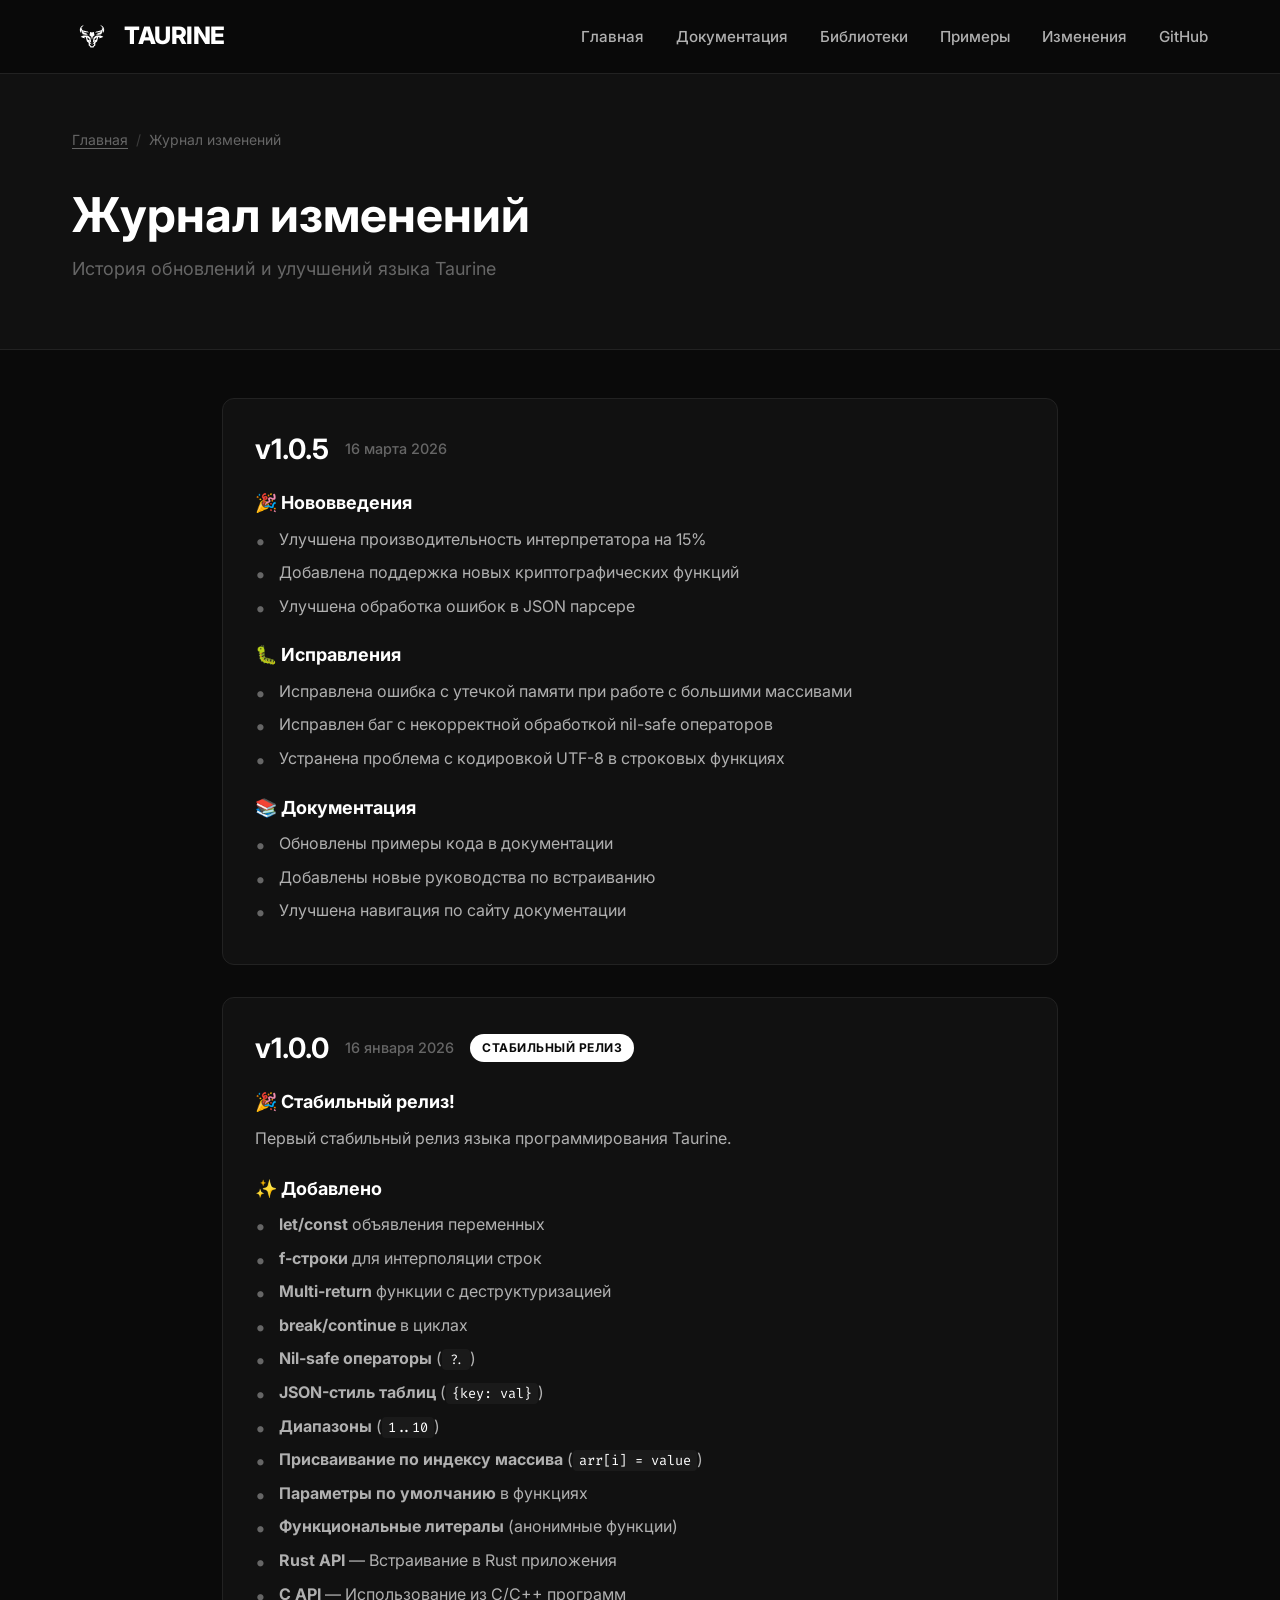
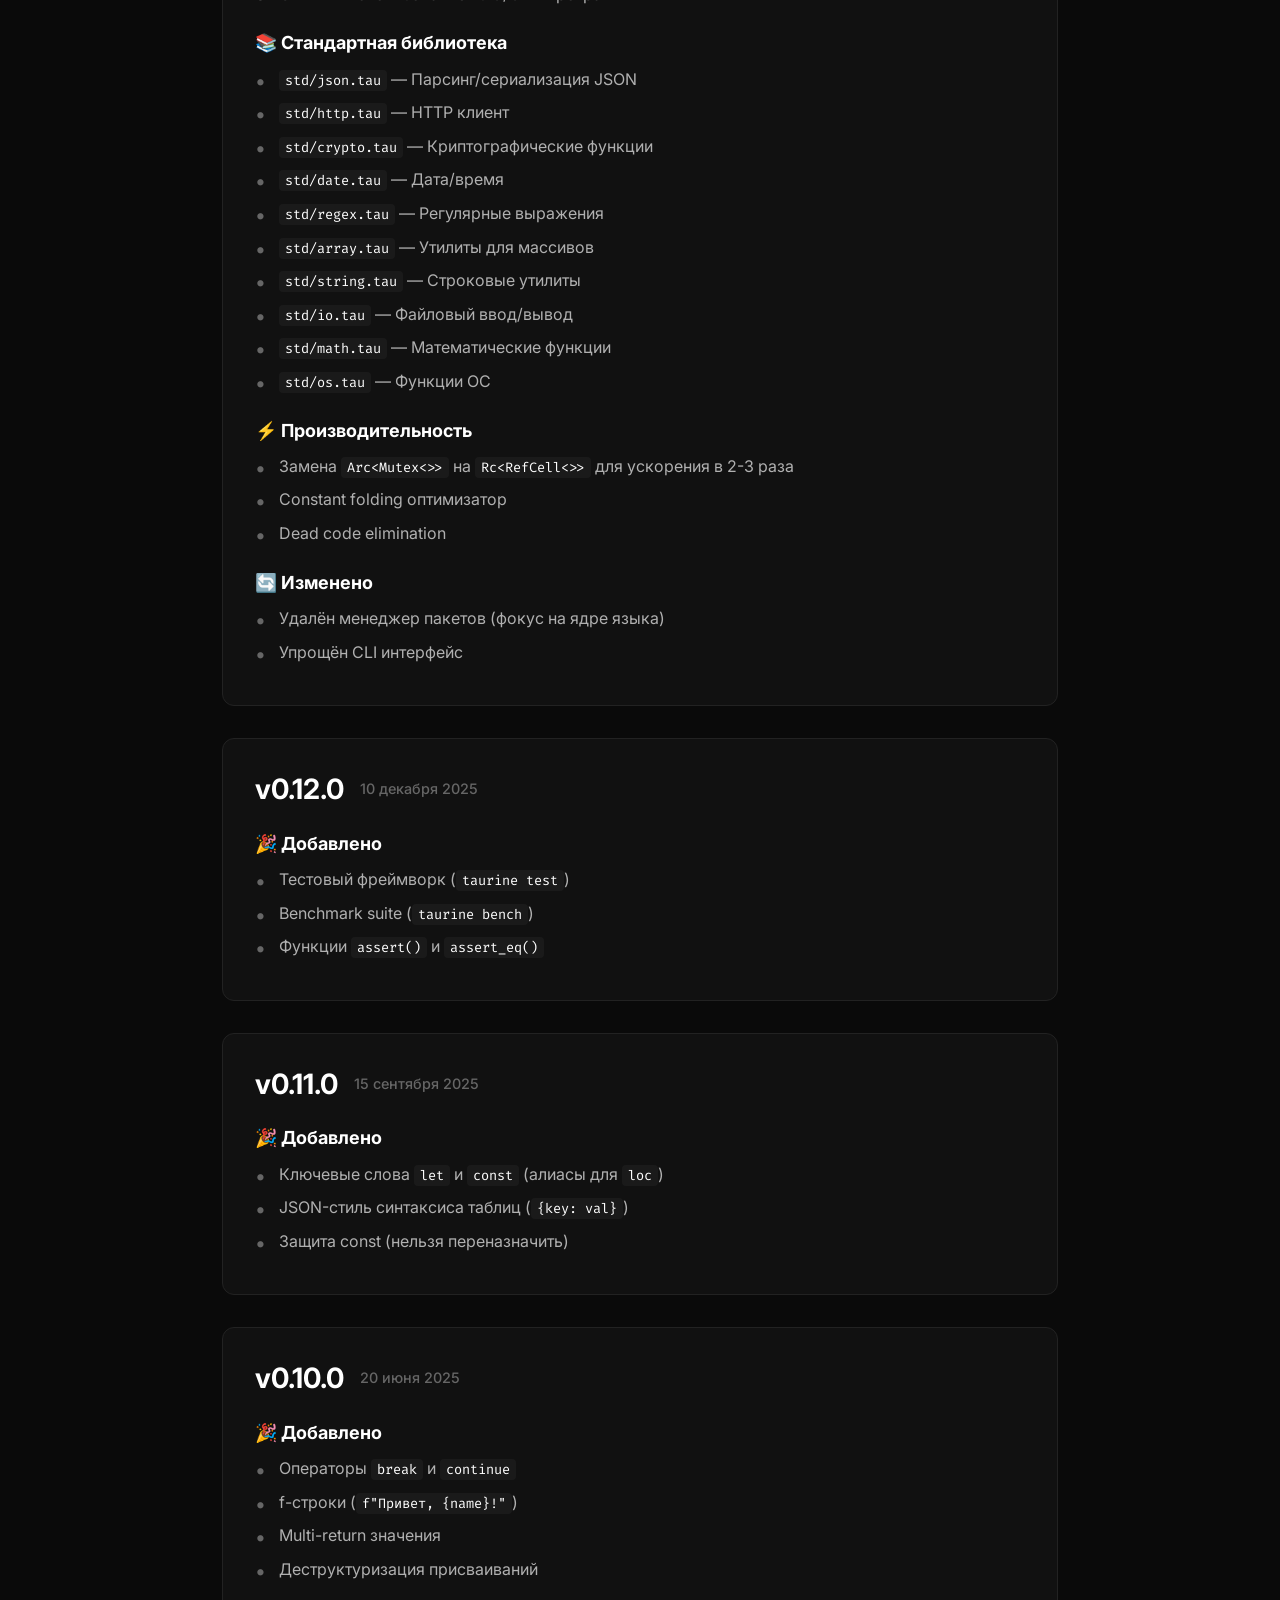
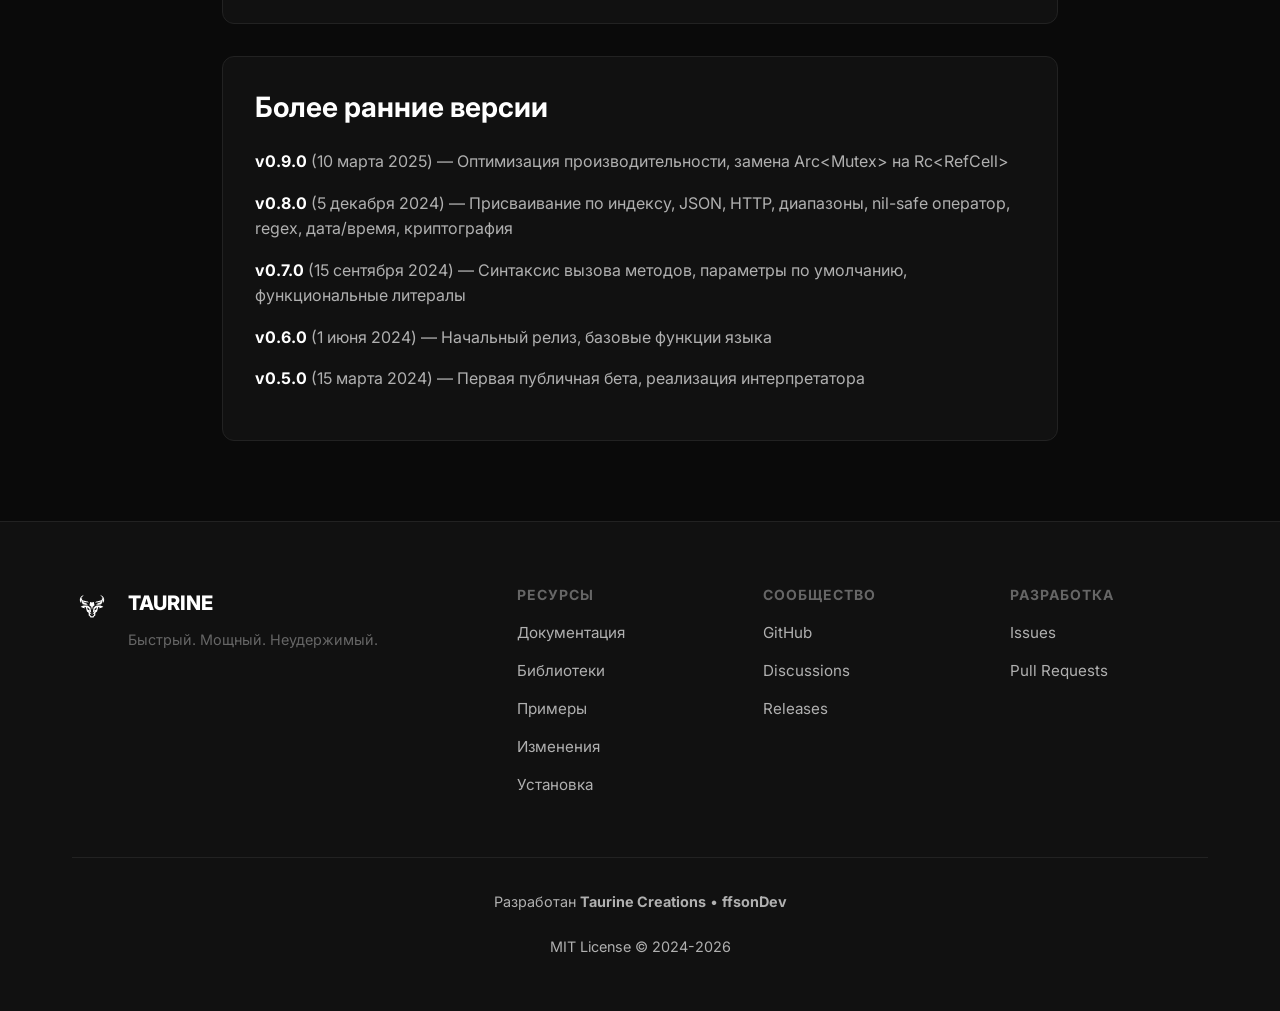
<file: changelog.html>
<!DOCTYPE html>
<html lang="ru">
<head>
    <meta charset="UTF-8">
    <meta name="viewport" content="width=device-width, initial-scale=1.0">
    <title>Журнал изменений — Taurine</title>
    <meta name="description" content="История изменений и обновлений языка программирования Taurine">
    <link rel="preconnect" href="https://fonts.googleapis.com">
    <link href="https://fonts.googleapis.com/css2?family=Inter:wght@400;500;600;700;800;900&family=Fira+Code:wght@400;500&display=swap" rel="stylesheet">
    <link rel="stylesheet" href="assets/css/style.css">
</head>
<body>
    <!-- Navigation -->
    <nav class="navbar">
        <div class="container">
            <a href="index.html" class="logo">
                <img src="assets/images/logo.svg" alt="Taurine Logo" class="logo-icon">
                <span>TAURINE</span>
            </a>
            <button class="mobile-menu-btn" onclick="toggleMenu()">☰</button>
            <ul class="nav-links" id="navLinks">
                <li><a href="index.html">Главная</a></li>
                <li><a href="docs/index.html">Документация</a></li>
                <li><a href="packages/index.html">Библиотеки</a></li>
                <li><a href="examples/index.html">Примеры</a></li>
                <li><a href="changelog.html">Изменения</a></li>
                <li><a href="https://github.com/ffsonDev/taurine" target="_blank">GitHub</a></li>
            </ul>
        </div>
    </nav>

    <!-- Page Header -->
    <header class="page-header">
        <div class="container">
            <div class="breadcrumb">
                <a href="index.html">Главная</a>
                <span class="separator">/</span>
                <span>Журнал изменений</span>
            </div>
            <h1>Журнал изменений</h1>
            <p>История обновлений и улучшений языка Taurine</p>
        </div>
    </header>

    <!-- Content -->
    <div class="container" style="padding: 3rem 2rem; max-width: 900px;">
        
        <!-- Version 1.0.5 -->
        <section class="changelog-version">
            <div class="version-header">
                <h2>v1.0.5</h2>
                <span class="version-date">16 марта 2026</span>
            </div>
            <div class="version-content">
                <h3>🎉 Нововведения</h3>
                <ul>
                    <li>Улучшена производительность интерпретатора на 15%</li>
                    <li>Добавлена поддержка новых криптографических функций</li>
                    <li>Улучшена обработка ошибок в JSON парсере</li>
                </ul>

                <h3>🐛 Исправления</h3>
                <ul>
                    <li>Исправлена ошибка с утечкой памяти при работе с большими массивами</li>
                    <li>Исправлен баг с некорректной обработкой nil-safe операторов</li>
                    <li>Устранена проблема с кодировкой UTF-8 в строковых функциях</li>
                </ul>

                <h3>📚 Документация</h3>
                <ul>
                    <li>Обновлены примеры кода в документации</li>
                    <li>Добавлены новые руководства по встраиванию</li>
                    <li>Улучшена навигация по сайту документации</li>
                </ul>
            </div>
        </section>

        <!-- Version 1.0.0 -->
        <section class="changelog-version">
            <div class="version-header">
                <h2>v1.0.0</h2>
                <span class="version-date">16 января 2026</span>
                <span class="version-badge">Стабильный релиз</span>
            </div>
            <div class="version-content">
                <h3>🎉 Стабильный релиз!</h3>
                <p>Первый стабильный релиз языка программирования Taurine.</p>

                <h3>✨ Добавлено</h3>
                <ul>
                    <li><strong>let/const</strong> объявления переменных</li>
                    <li><strong>f-строки</strong> для интерполяции строк</li>
                    <li><strong>Multi-return</strong> функции с деструктуризацией</li>
                    <li><strong>break/continue</strong> в циклах</li>
                    <li><strong>Nil-safe операторы</strong> (<code>?.</code>)</li>
                    <li><strong>JSON-стиль таблиц</strong> (<code>{key: val}</code>)</li>
                    <li><strong>Диапазоны</strong> (<code>1..10</code>)</li>
                    <li><strong>Присваивание по индексу массива</strong> (<code>arr[i] = value</code>)</li>
                    <li><strong>Параметры по умолчанию</strong> в функциях</li>
                    <li><strong>Функциональные литералы</strong> (анонимные функции)</li>
                    <li><strong>Rust API</strong> — Встраивание в Rust приложения</li>
                    <li><strong>C API</strong> — Использование из C/C++ программ</li>
                </ul>

                <h3>📚 Стандартная библиотека</h3>
                <ul>
                    <li><code>std/json.tau</code> — Парсинг/сериализация JSON</li>
                    <li><code>std/http.tau</code> — HTTP клиент</li>
                    <li><code>std/crypto.tau</code> — Криптографические функции</li>
                    <li><code>std/date.tau</code> — Дата/время</li>
                    <li><code>std/regex.tau</code> — Регулярные выражения</li>
                    <li><code>std/array.tau</code> — Утилиты для массивов</li>
                    <li><code>std/string.tau</code> — Строковые утилиты</li>
                    <li><code>std/io.tau</code> — Файловый ввод/вывод</li>
                    <li><code>std/math.tau</code> — Математические функции</li>
                    <li><code>std/os.tau</code> — Функции ОС</li>
                </ul>

                <h3>⚡ Производительность</h3>
                <ul>
                    <li>Замена <code>Arc&lt;Mutex&lt;&gt;&gt;</code> на <code>Rc&lt;RefCell&lt;&gt;&gt;</code> для ускорения в 2-3 раза</li>
                    <li>Constant folding оптимизатор</li>
                    <li>Dead code elimination</li>
                </ul>

                <h3>🔄 Изменено</h3>
                <ul>
                    <li>Удалён менеджер пакетов (фокус на ядре языка)</li>
                    <li>Упрощён CLI интерфейс</li>
                </ul>
            </div>
        </section>

        <!-- Version 0.12.0 -->
        <section class="changelog-version">
            <div class="version-header">
                <h2>v0.12.0</h2>
                <span class="version-date">10 декабря 2025</span>
            </div>
            <div class="version-content">
                <h3>🎉 Добавлено</h3>
                <ul>
                    <li>Тестовый фреймворк (<code>taurine test</code>)</li>
                    <li>Benchmark suite (<code>taurine bench</code>)</li>
                    <li>Функции <code>assert()</code> и <code>assert_eq()</code></li>
                </ul>
            </div>
        </section>

        <!-- Version 0.11.0 -->
        <section class="changelog-version">
            <div class="version-header">
                <h2>v0.11.0</h2>
                <span class="version-date">15 сентября 2025</span>
            </div>
            <div class="version-content">
                <h3>🎉 Добавлено</h3>
                <ul>
                    <li>Ключевые слова <code>let</code> и <code>const</code> (алиасы для <code>loc</code>)</li>
                    <li>JSON-стиль синтаксиса таблиц (<code>{key: val}</code>)</li>
                    <li>Защита const (нельзя переназначить)</li>
                </ul>
            </div>
        </section>

        <!-- Version 0.10.0 -->
        <section class="changelog-version">
            <div class="version-header">
                <h2>v0.10.0</h2>
                <span class="version-date">20 июня 2025</span>
            </div>
            <div class="version-content">
                <h3>🎉 Добавлено</h3>
                <ul>
                    <li>Операторы <code>break</code> и <code>continue</code></li>
                    <li>f-строки (<code>f"Привет, {name}!"</code>)</li>
                    <li>Multi-return значения</li>
                    <li>Деструктуризация присваиваний</li>
                </ul>
            </div>
        </section>

        <!-- Older Versions -->
        <section class="changelog-version">
            <div class="version-header">
                <h2>Более ранние версии</h2>
            </div>
            <div class="version-content">
                <ul class="older-versions-list">
                    <li>
                        <strong>v0.9.0</strong> (10 марта 2025) — Оптимизация производительности, замена Arc&lt;Mutex&gt; на Rc&lt;RefCell&gt;
                    </li>
                    <li>
                        <strong>v0.8.0</strong> (5 декабря 2024) — Присваивание по индексу, JSON, HTTP, диапазоны, nil-safe оператор, regex, дата/время, криптография
                    </li>
                    <li>
                        <strong>v0.7.0</strong> (15 сентября 2024) — Синтаксис вызова методов, параметры по умолчанию, функциональные литералы
                    </li>
                    <li>
                        <strong>v0.6.0</strong> (1 июня 2024) — Начальный релиз, базовые функции языка
                    </li>
                    <li>
                        <strong>v0.5.0</strong> (15 марта 2024) — Первая публичная бета, реализация интерпретатора
                    </li>
                </ul>
            </div>
        </section>

    </div>

    <!-- Footer -->
    <footer class="footer">
        <div class="container">
            <div class="footer-content">
                <div class="footer-brand">
                    <img src="assets/images/logo.svg" alt="Taurine Logo" class="logo-icon" style="width: 40px; height: 40px;">
                    <div class="footer-brand-text">
                        <span class="brand-name">TAURINE</span>
                        <p>Быстрый. Мощный. Неудержимый.</p>
                    </div>
                </div>

                <div class="footer-links">
                    <h4>Ресурсы</h4>
                    <a href="docs/index.html">Документация</a>
                    <a href="packages/index.html">Библиотеки</a>
                    <a href="examples/index.html">Примеры</a>
                    <a href="changelog.html">Изменения</a>
                    <a href="index.html#install">Установка</a>
                </div>

                <div class="footer-links">
                    <h4>Сообщество</h4>
                    <a href="https://github.com/ffsonDev/taurine" target="_blank">GitHub</a>
                    <a href="https://github.com/ffsonDev/taurine/discussions" target="_blank">Discussions</a>
                    <a href="https://github.com/ffsonDev/taurine/releases" target="_blank">Releases</a>
                </div>

                <div class="footer-links">
                    <h4>Разработка</h4>
                    <a href="https://github.com/ffsonDev/taurine/issues" target="_blank">Issues</a>
                    <a href="https://github.com/ffsonDev/taurine/pulls" target="_blank">Pull Requests</a>
                </div>
            </div>

            <div class="footer-bottom">
                <p>Разработан <strong>Taurine Creations</strong> • <strong>ffsonDev</strong></p>
                <p>MIT License © 2024-2026</p>
            </div>
        </div>
    </footer>

    <script src="assets/js/main.js"></script>
</body>
</html>
</file>
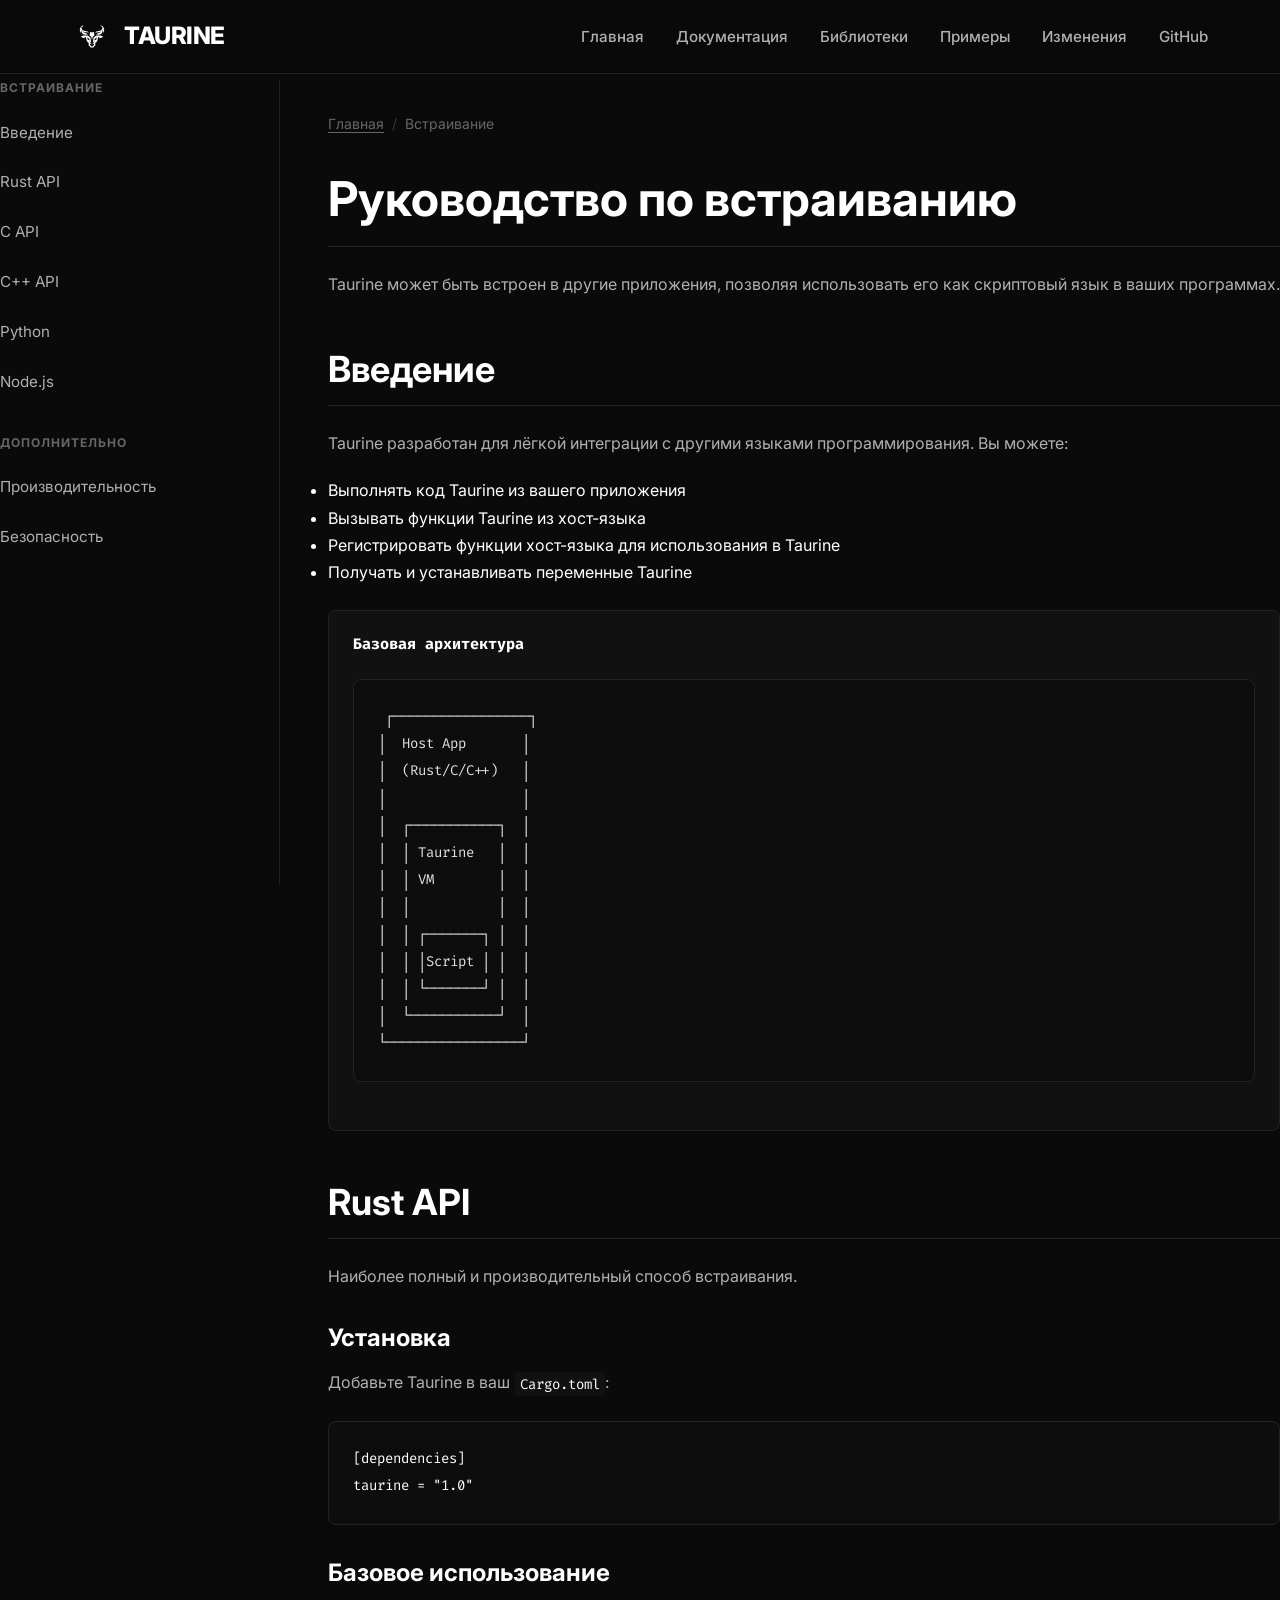
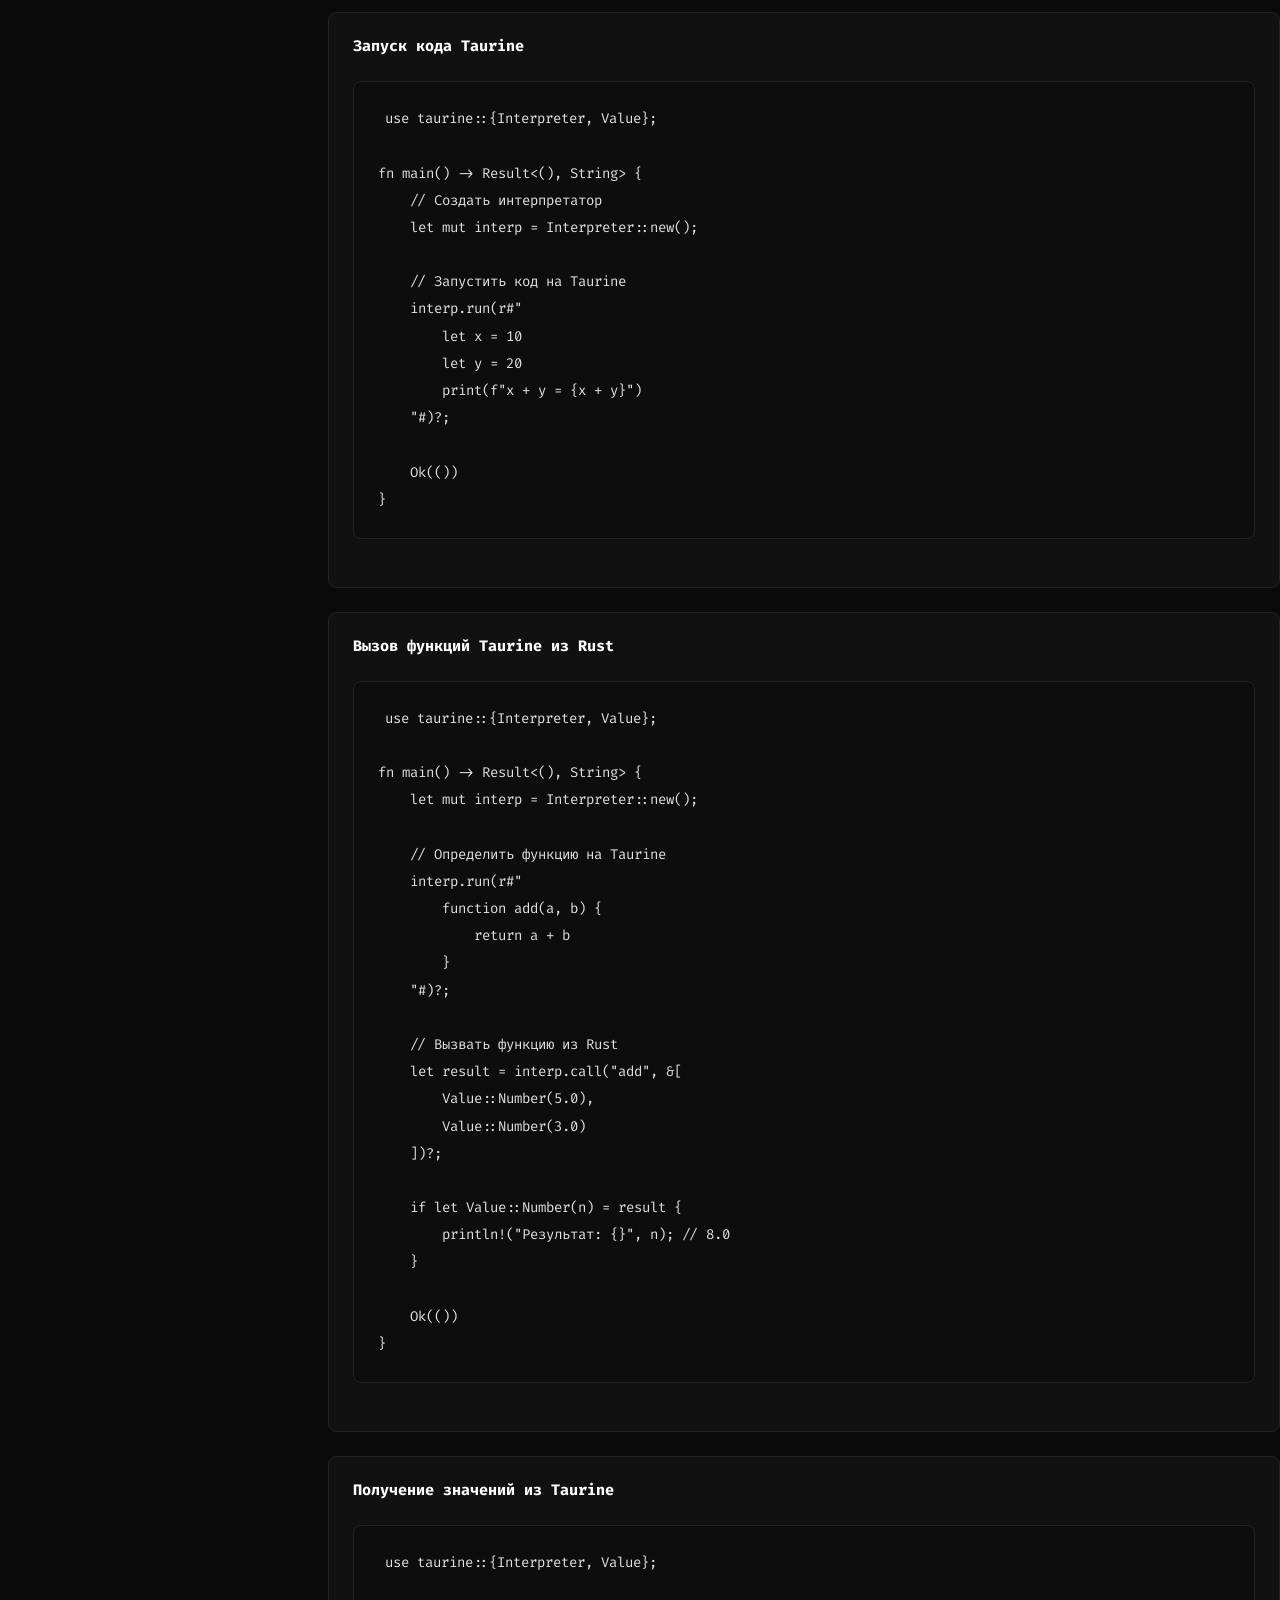
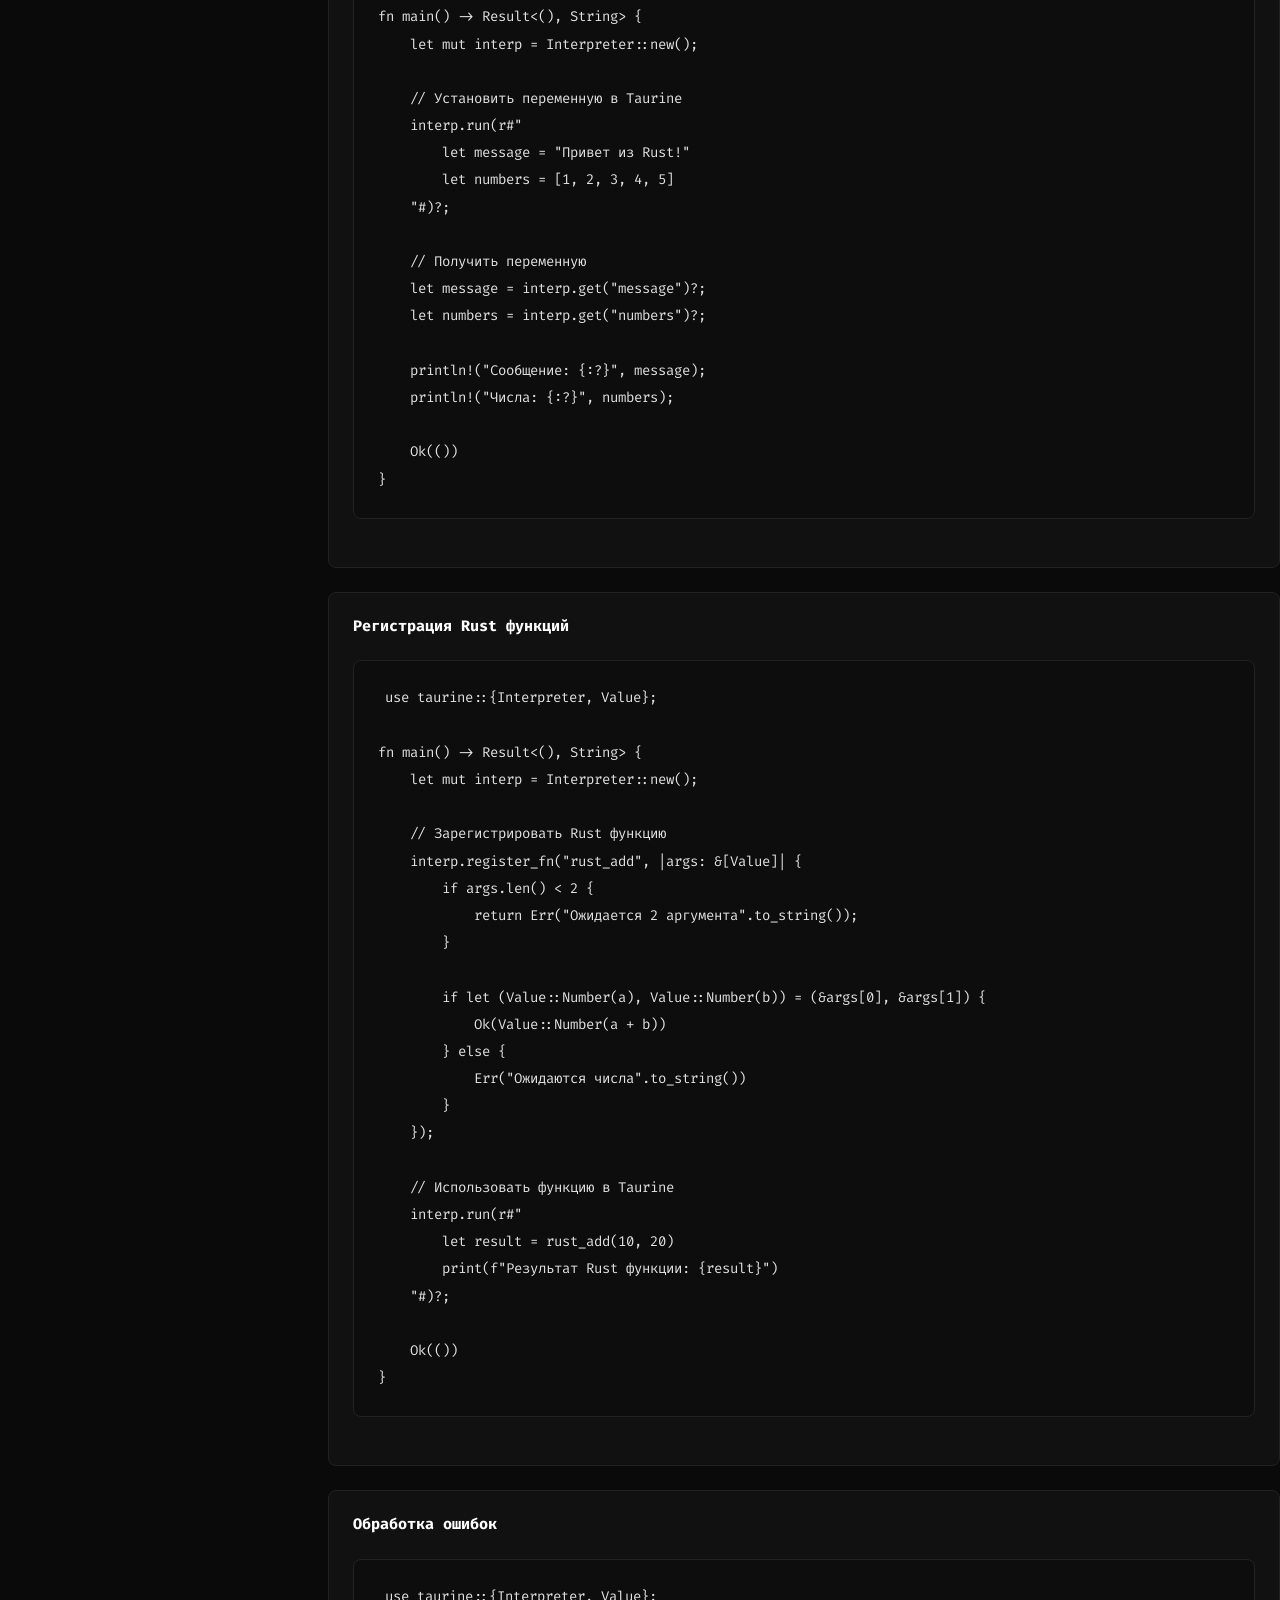
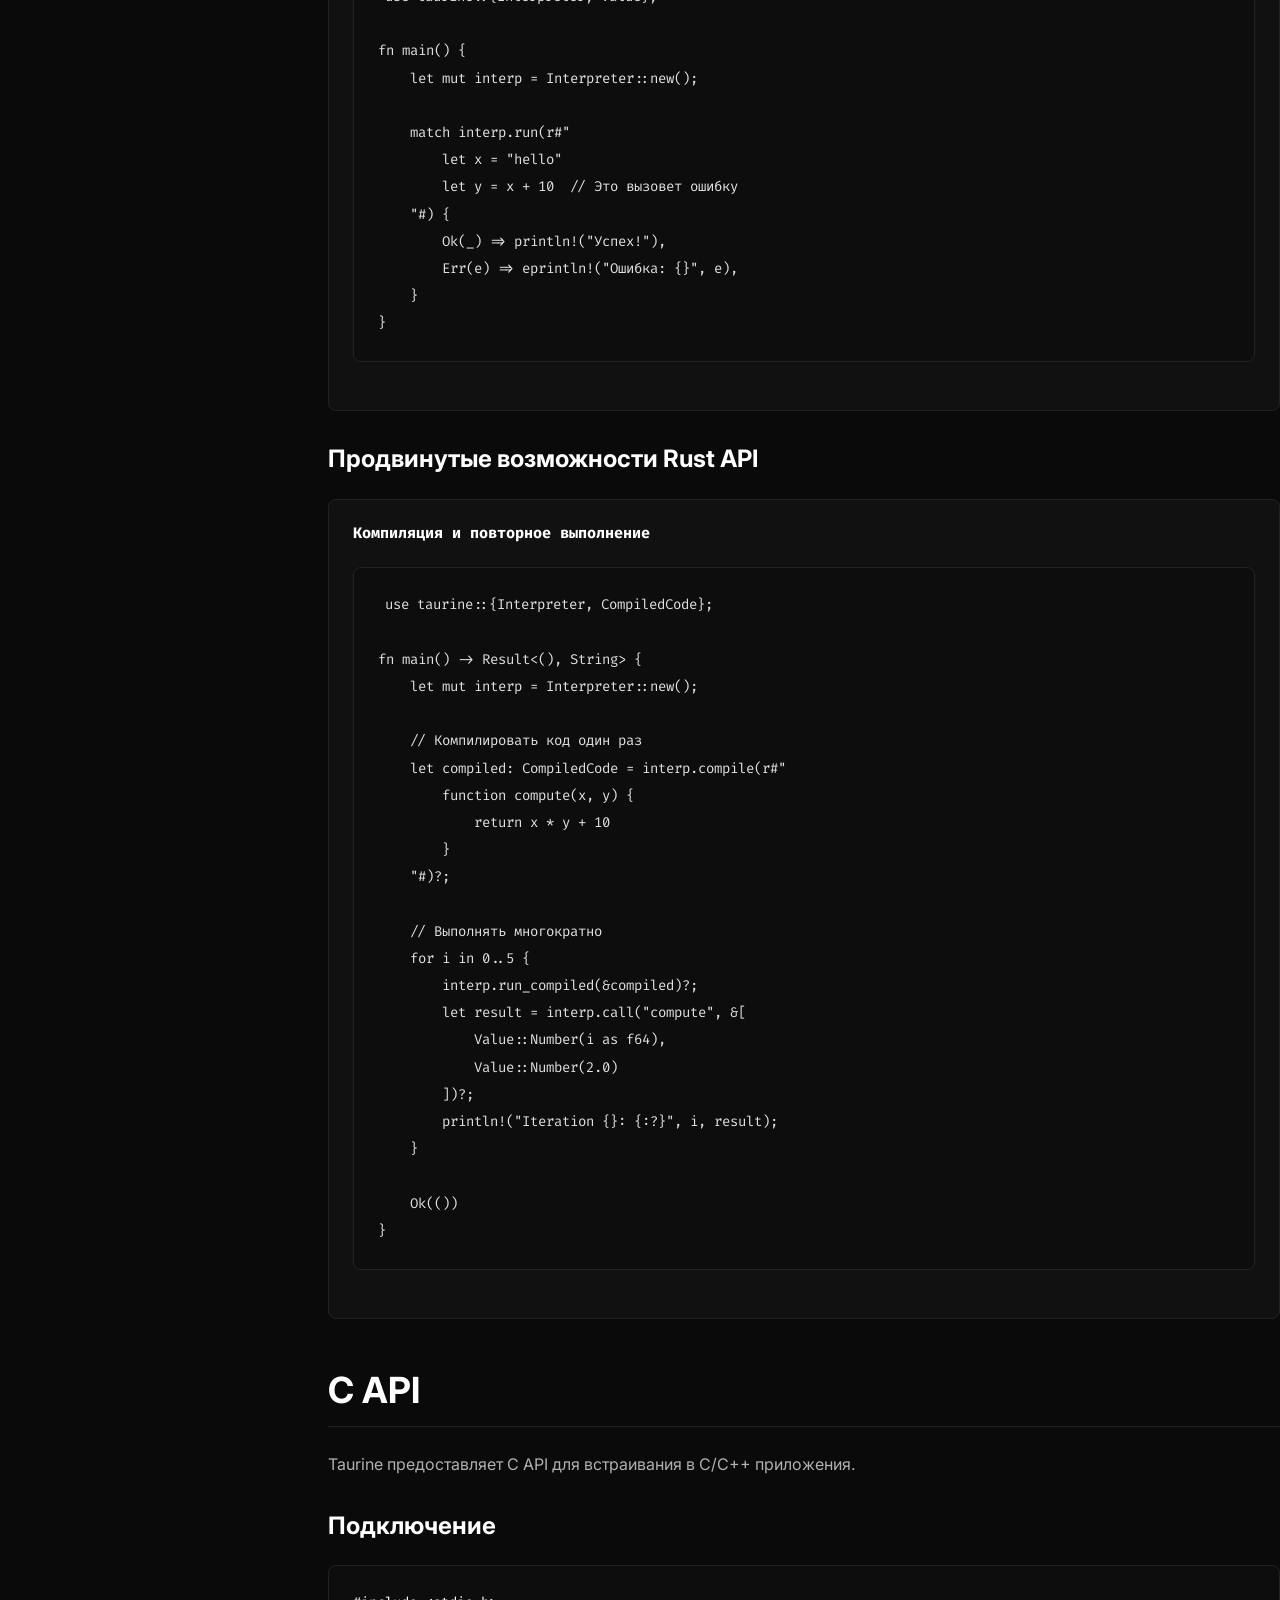
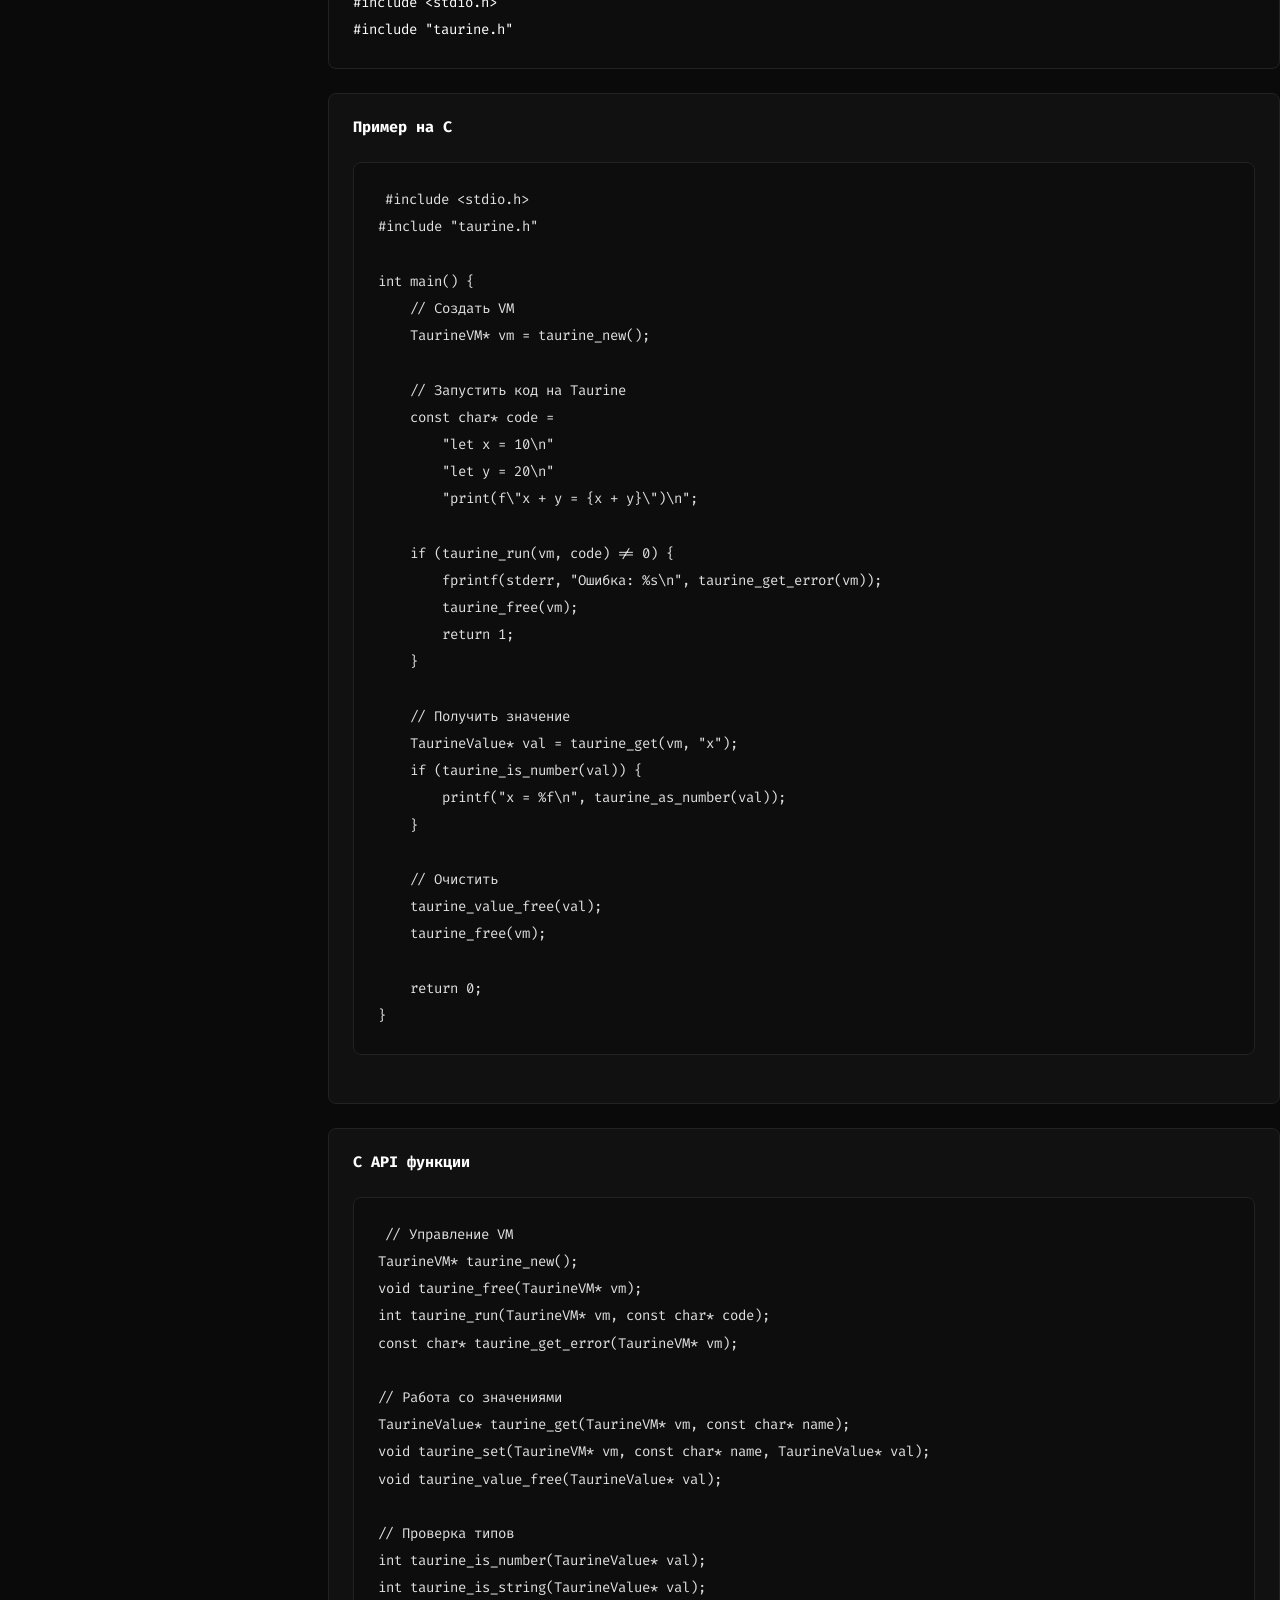
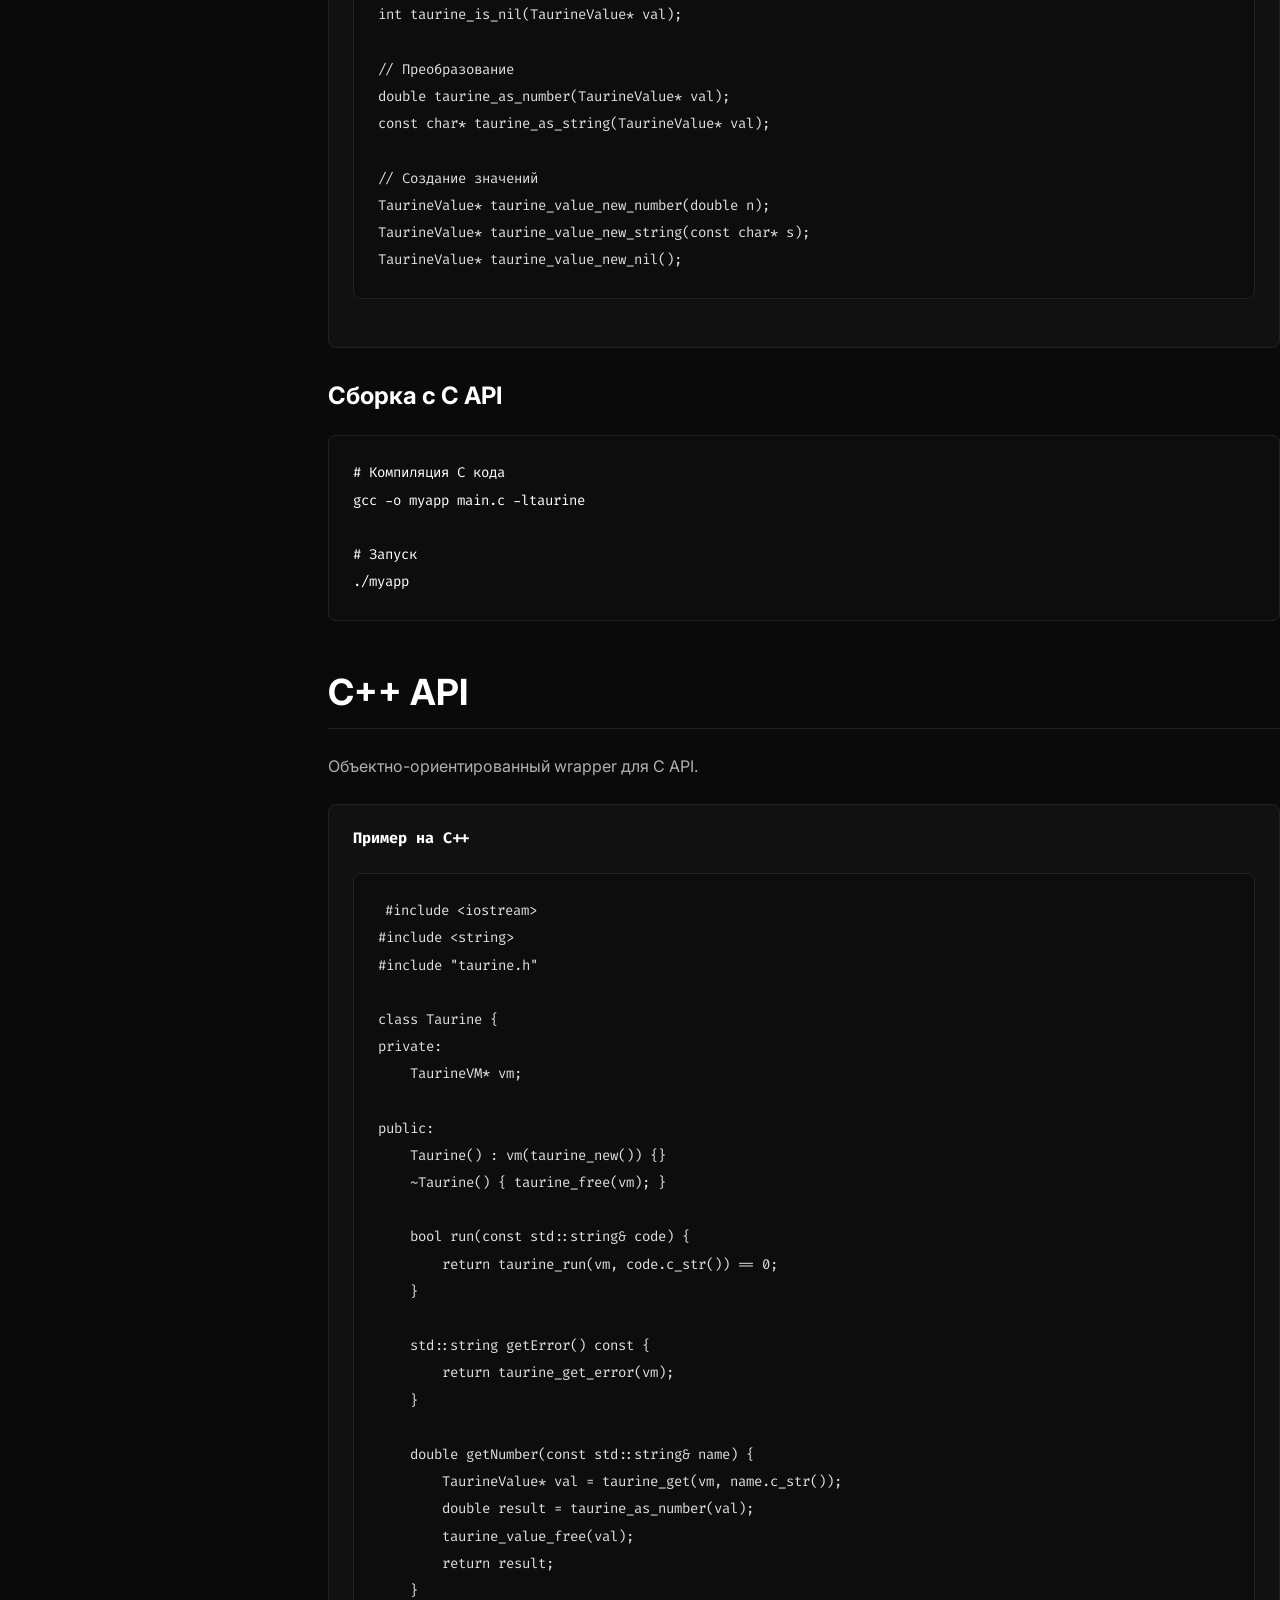
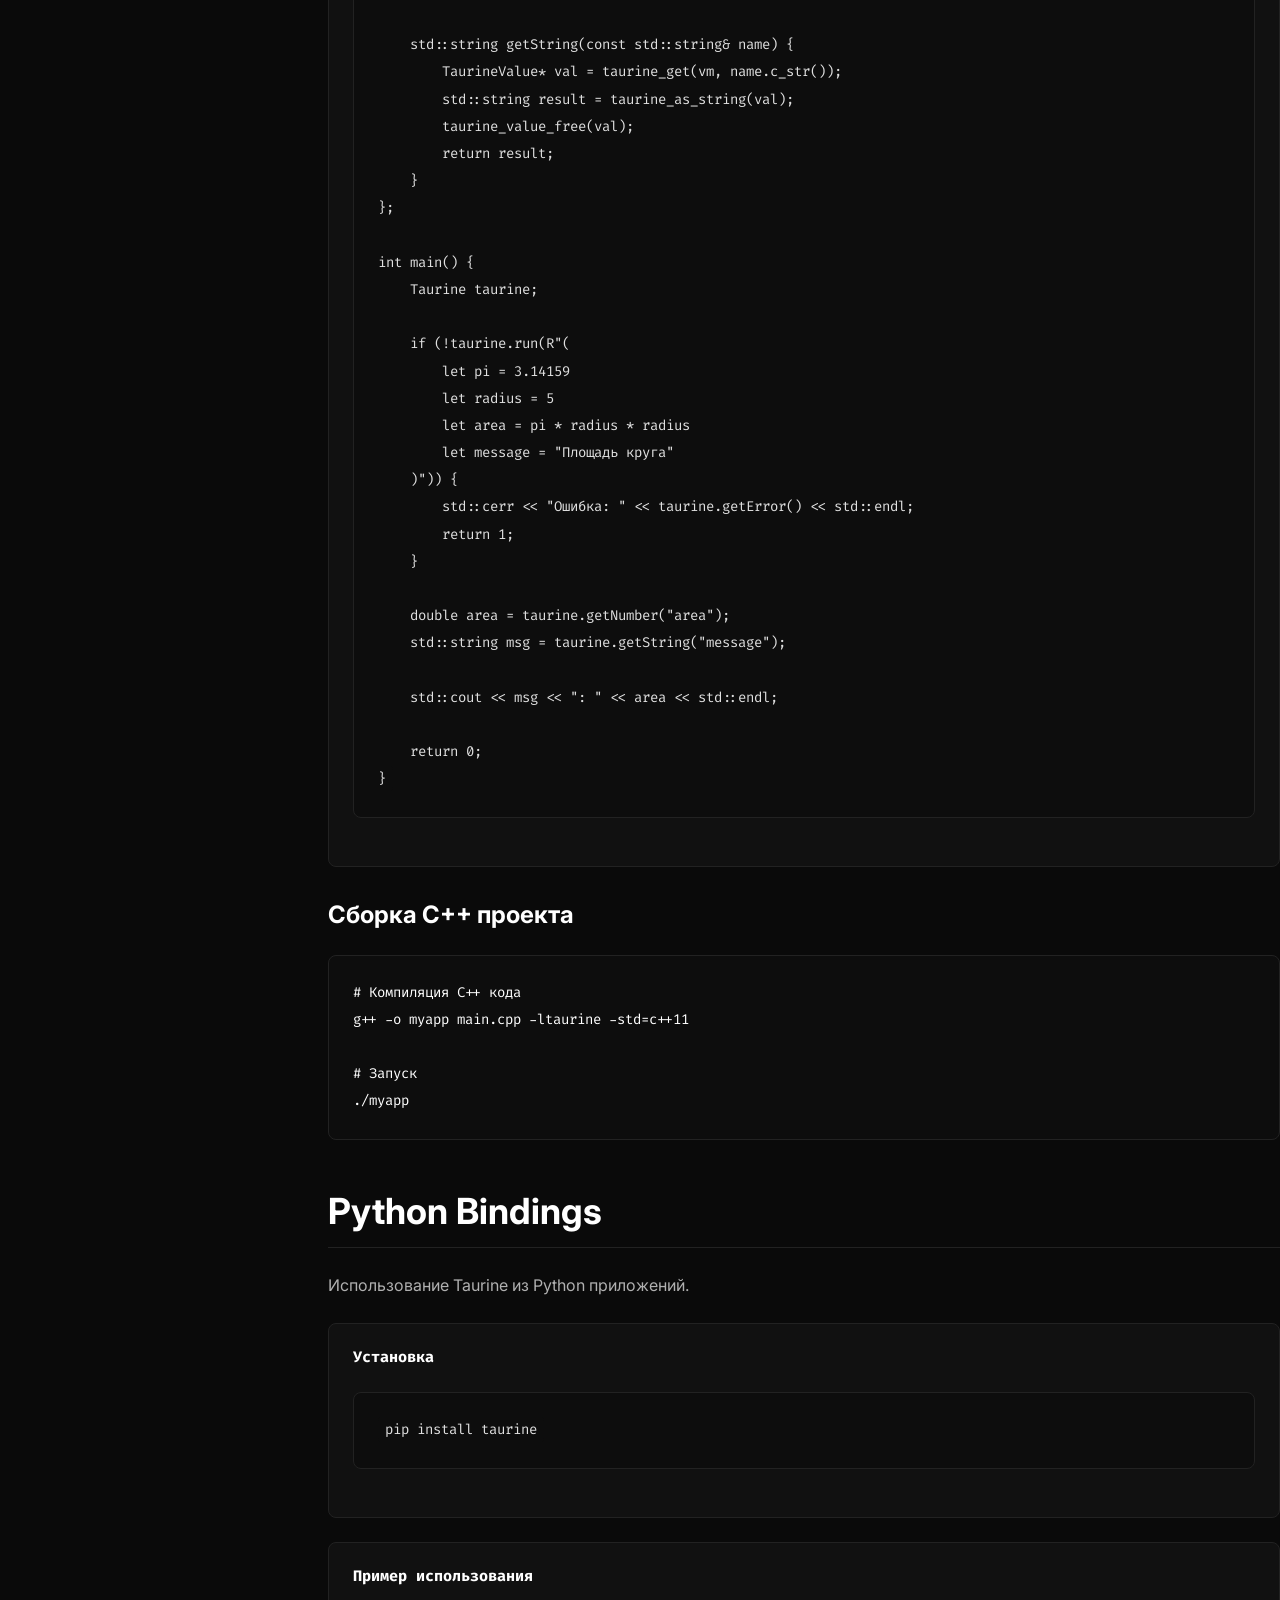
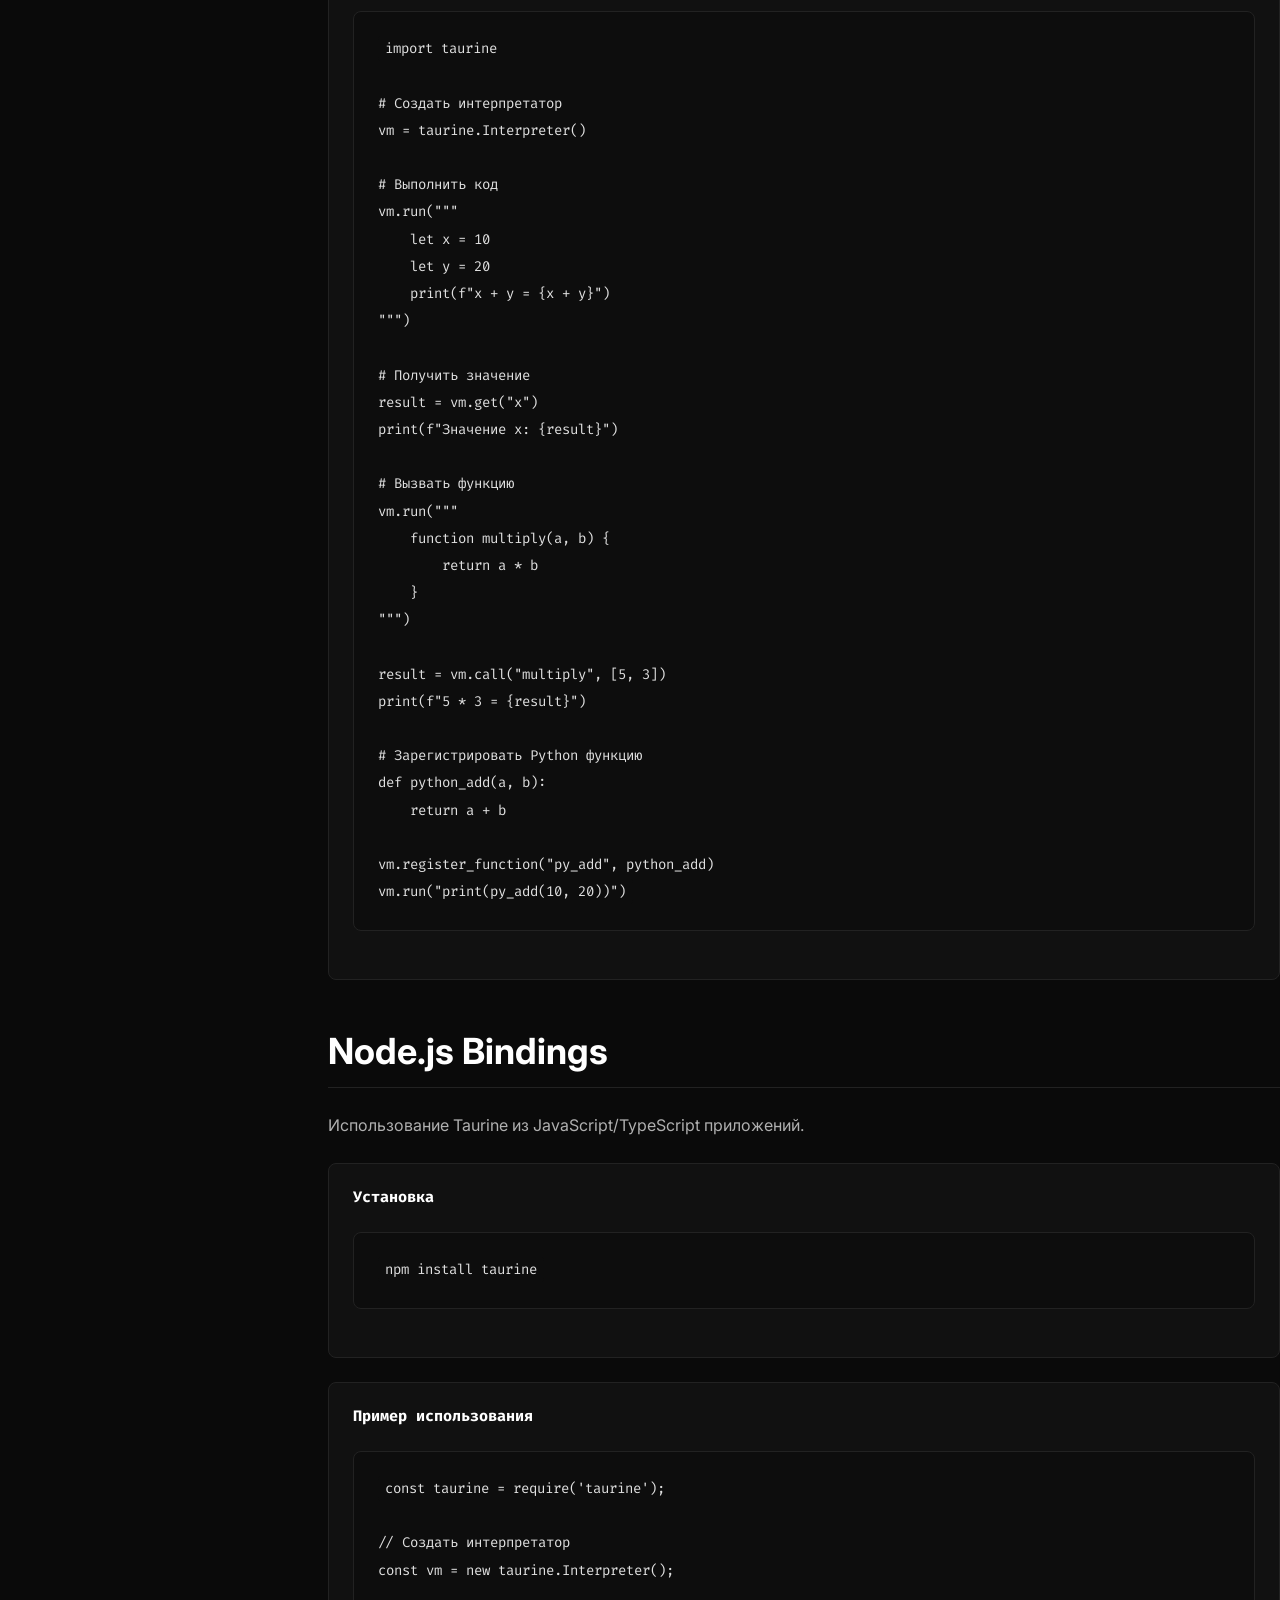
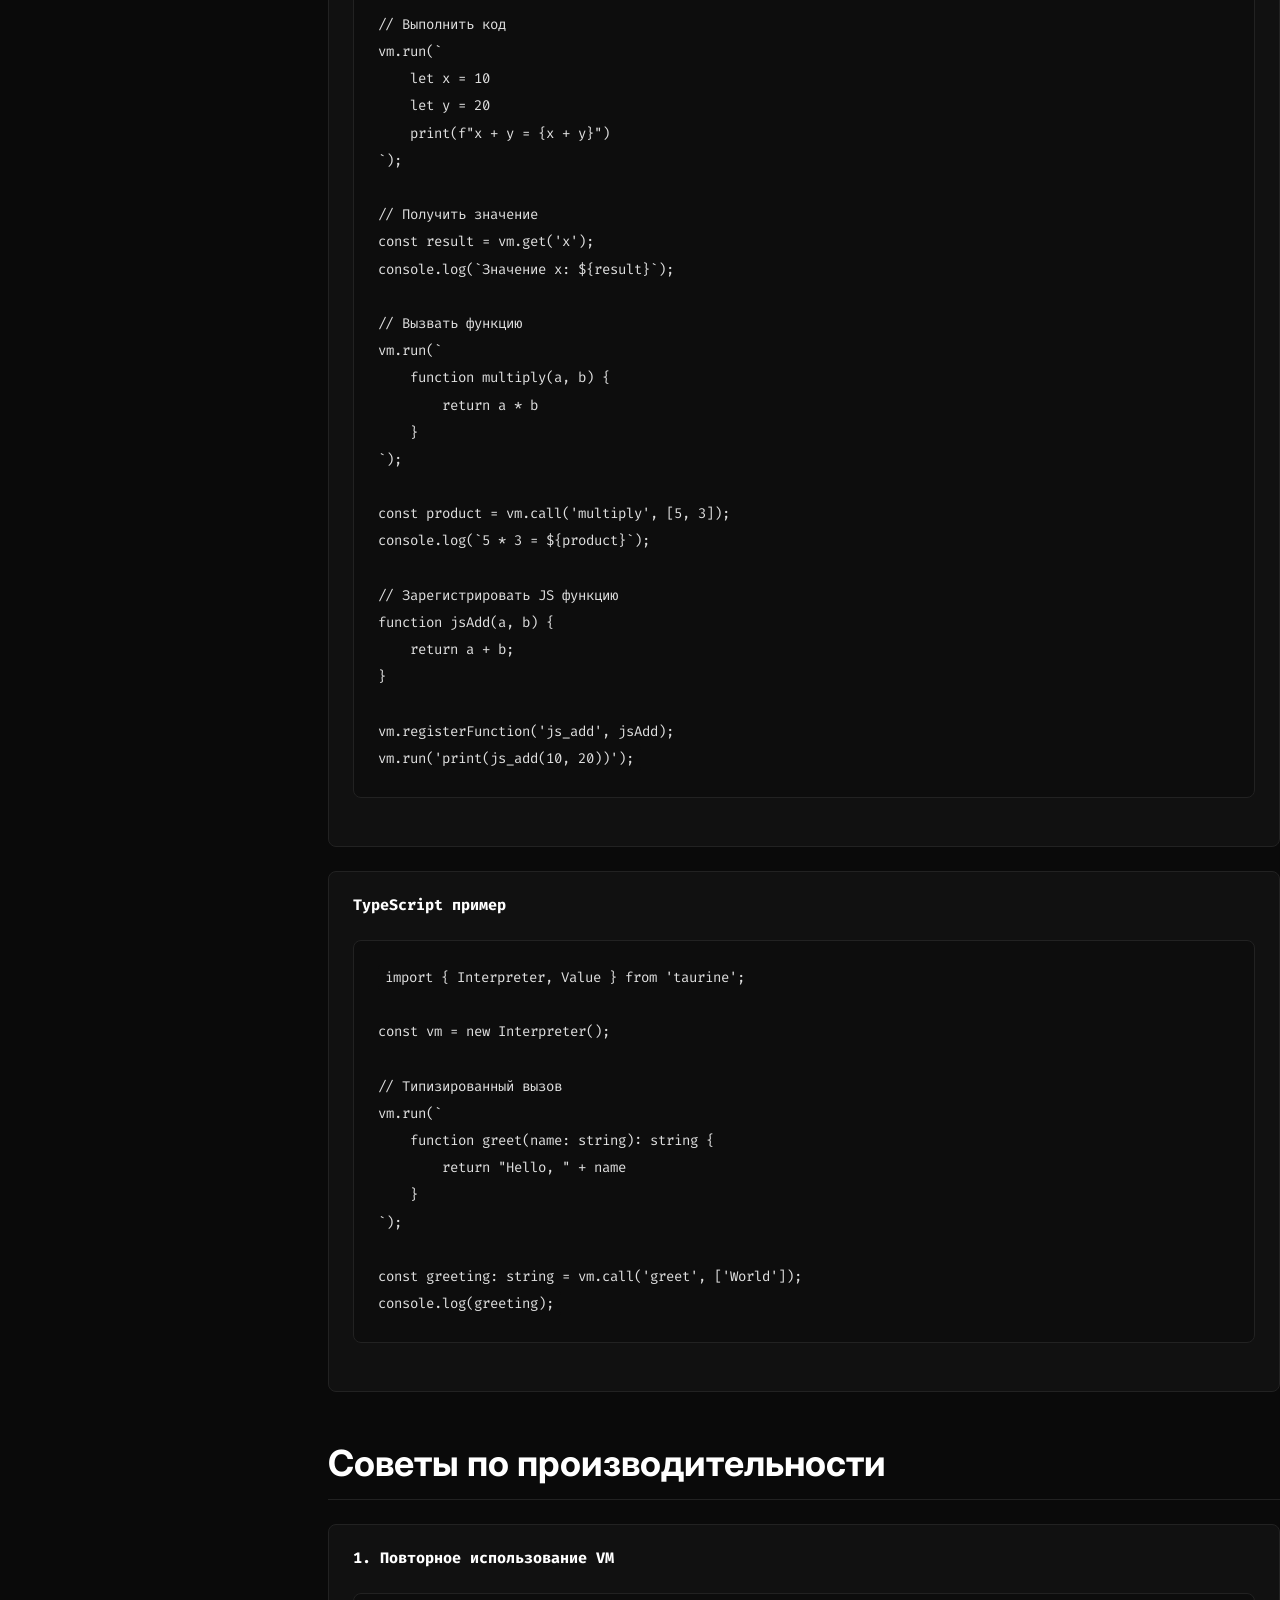
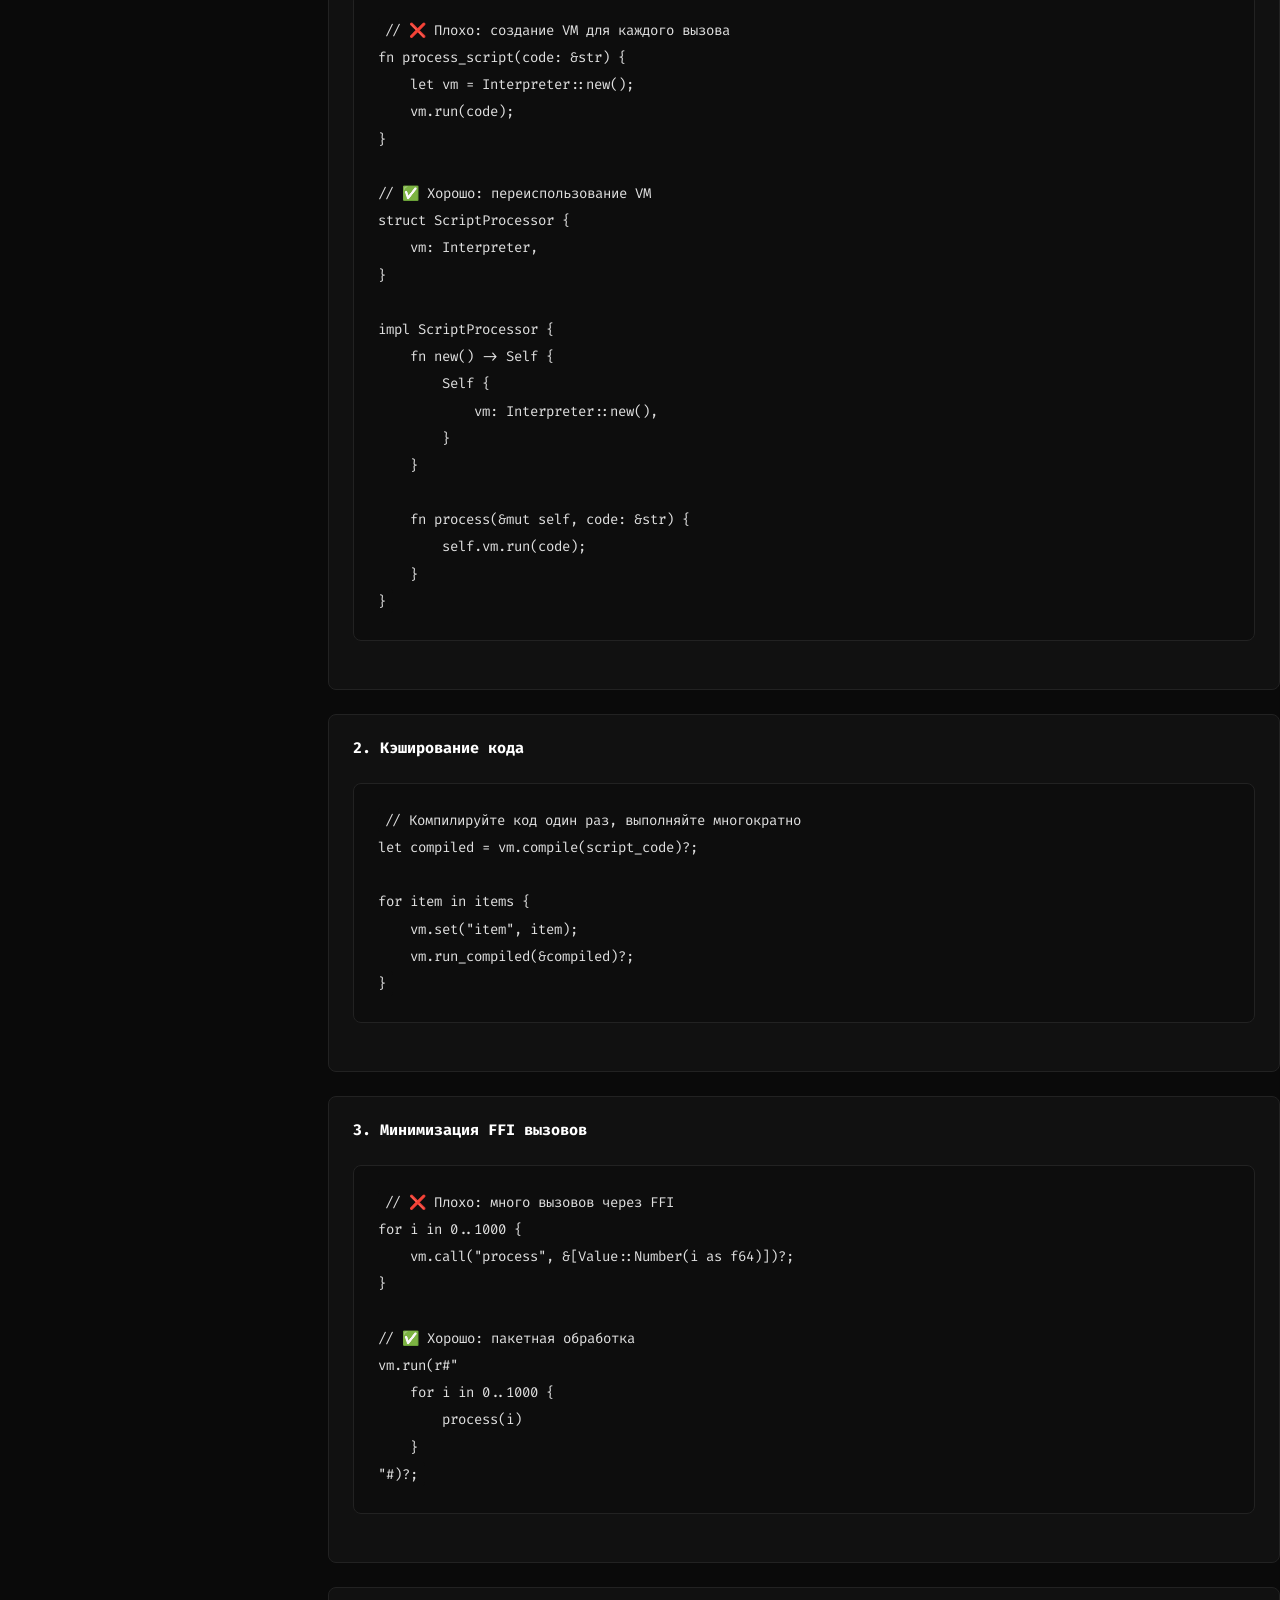
<file: packages/embedding.html>
<!DOCTYPE html>
<html lang="ru">
<head>
    <meta charset="UTF-8">
    <meta name="viewport" content="width=device-width, initial-scale=1.0">
    <title>Встраивание Taurine — Руководство</title>
    <meta name="description" content="Руководство по встраиванию Taurine в Rust, C/C++, Python и Node.js приложения">
    <link rel="preconnect" href="https://fonts.googleapis.com">
    <link href="https://fonts.googleapis.com/css2?family=Inter:wght@400;500;600;700;800;900&family=Fira+Code:wght@400;500&display=swap" rel="stylesheet">
    <link rel="stylesheet" href="../assets/css/style.css">
</head>
<body>
    <!-- Navigation -->
    <nav class="navbar">
        <div class="container">
            <a href="../index.html" class="logo">
                <img src="../assets/images/logo.svg" alt="Taurine Logo" class="logo-icon">
                <span>TAURINE</span>
            </a>
            <button class="mobile-menu-btn" onclick="toggleMenu()">☰</button>
            <ul class="nav-links" id="navLinks">
                <li><a href="../index.html">Главная</a></li>
                <li><a href="../docs/index.html">Документация</a></li>
                <li><a href="../packages/index.html">Библиотеки</a></li>
                <li><a href="../examples/index.html">Примеры</a></li>
                <li><a href="../changelog.html">Изменения</a></li>
                <li><a href="https://github.com/ffsonDev/taurine" target="_blank">GitHub</a></li>
            </ul>
        </div>
    </nav>

    <!-- Documentation Layout -->
    <div class="docs-layout">
        <!-- Sidebar -->
        <aside class="docs-sidebar">
            <div class="sidebar-section">
                <h4 class="sidebar-title">Встраивание</h4>
                <ul class="sidebar-links">
                    <li><a href="#введение">Введение</a></li>
                    <li><a href="#rust-api">Rust API</a></li>
                    <li><a href="#c-api">C API</a></li>
                    <li><a href="#cpp-api">C++ API</a></li>
                    <li><a href="#python-bindings">Python</a></li>
                    <li><a href="#nodejs-bindings">Node.js</a></li>
                </ul>
            </div>

            <div class="sidebar-section">
                <h4 class="sidebar-title">Дополнительно</h4>
                <ul class="sidebar-links">
                    <li><a href="#производительность">Производительность</a></li>
                    <li><a href="#безопасность">Безопасность</a></li>
                </ul>
            </div>
        </aside>

        <!-- Content -->
        <main class="docs-content">
            <div class="breadcrumb">
                <a href="/">Главная</a>
                <span class="separator">/</span>
                <span>Встраивание</span>
            </div>

            <h1>Руководство по встраиванию</h1>
            <p>Taurine может быть встроен в другие приложения, позволяя использовать его как скриптовый язык в ваших программах.</p>

            <section id="введение">
                <h2>Введение</h2>
                <p>Taurine разработан для лёгкой интеграции с другими языками программирования. Вы можете:</p>
                <ul>
                    <li>Выполнять код Taurine из вашего приложения</li>
                    <li>Вызывать функции Taurine из хост-языка</li>
                    <li>Регистрировать функции хост-языка для использования в Taurine</li>
                    <li>Получать и устанавливать переменные Taurine</li>
                </ul>

                <div class="api-function">
                    <h4>Базовая архитектура</h4>
                    <pre><code>┌─────────────────┐
│  Host App       │
│  (Rust/C/C++)   │
│                 │
│  ┌───────────┐  │
│  │ Taurine   │  │
│  │ VM        │  │
│  │           │  │
│  │ ┌───────┐ │  │
│  │ │Script │ │  │
│  │ └───────┘ │  │
│  └───────────┘  │
└─────────────────┘</code></pre>
                </div>
            </section>

            <section id="rust-api">
                <h2>Rust API</h2>
                <p>Наиболее полный и производительный способ встраивания.</p>

                <h3>Установка</h3>
                <p>Добавьте Taurine в ваш <code>Cargo.toml</code>:</p>
                <pre><code class="language-toml">[dependencies]
taurine = "1.0"</code></pre>

                <h3>Базовое использование</h3>
                <div class="api-function">
                    <h4>Запуск кода Taurine</h4>
                    <pre><code class="language-rust">use taurine::{Interpreter, Value};

fn main() -> Result<(), String> {
    // Создать интерпретатор
    let mut interp = Interpreter::new();

    // Запустить код на Taurine
    interp.run(r#"
        let x = 10
        let y = 20
        print(f"x + y = {x + y}")
    "#)?;

    Ok(())
}</code></pre>
                </div>

                <div class="api-function">
                    <h4>Вызов функций Taurine из Rust</h4>
                    <pre><code class="language-rust">use taurine::{Interpreter, Value};

fn main() -> Result<(), String> {
    let mut interp = Interpreter::new();

    // Определить функцию на Taurine
    interp.run(r#"
        function add(a, b) {
            return a + b
        }
    "#)?;

    // Вызвать функцию из Rust
    let result = interp.call("add", &[
        Value::Number(5.0), 
        Value::Number(3.0)
    ])?;

    if let Value::Number(n) = result {
        println!("Результат: {}", n); // 8.0
    }

    Ok(())
}</code></pre>
                </div>

                <div class="api-function">
                    <h4>Получение значений из Taurine</h4>
                    <pre><code class="language-rust">use taurine::{Interpreter, Value};

fn main() -> Result<(), String> {
    let mut interp = Interpreter::new();

    // Установить переменную в Taurine
    interp.run(r#"
        let message = "Привет из Rust!"
        let numbers = [1, 2, 3, 4, 5]
    "#)?;

    // Получить переменную
    let message = interp.get("message")?;
    let numbers = interp.get("numbers")?;

    println!("Сообщение: {:?}", message);
    println!("Числа: {:?}", numbers);

    Ok(())
}</code></pre>
                </div>

                <div class="api-function">
                    <h4>Регистрация Rust функций</h4>
                    <pre><code class="language-rust">use taurine::{Interpreter, Value};

fn main() -> Result<(), String> {
    let mut interp = Interpreter::new();

    // Зарегистрировать Rust функцию
    interp.register_fn("rust_add", |args: &[Value]| {
        if args.len() < 2 {
            return Err("Ожидается 2 аргумента".to_string());
        }

        if let (Value::Number(a), Value::Number(b)) = (&args[0], &args[1]) {
            Ok(Value::Number(a + b))
        } else {
            Err("Ожидаются числа".to_string())
        }
    });

    // Использовать функцию в Taurine
    interp.run(r#"
        let result = rust_add(10, 20)
        print(f"Результат Rust функции: {result}")
    "#)?;

    Ok(())
}</code></pre>
                </div>

                <div class="api-function">
                    <h4>Обработка ошибок</h4>
                    <pre><code class="language-rust">use taurine::{Interpreter, Value};

fn main() {
    let mut interp = Interpreter::new();

    match interp.run(r#"
        let x = "hello"
        let y = x + 10  // Это вызовет ошибку
    "#) {
        Ok(_) => println!("Успех!"),
        Err(e) => eprintln!("Ошибка: {}", e),
    }
}</code></pre>
                </div>

                <h3>Продвинутые возможности Rust API</h3>
                <div class="api-function">
                    <h4>Компиляция и повторное выполнение</h4>
                    <pre><code class="language-rust">use taurine::{Interpreter, CompiledCode};

fn main() -> Result<(), String> {
    let mut interp = Interpreter::new();

    // Компилировать код один раз
    let compiled: CompiledCode = interp.compile(r#"
        function compute(x, y) {
            return x * y + 10
        }
    "#)?;

    // Выполнять многократно
    for i in 0..5 {
        interp.run_compiled(&compiled)?;
        let result = interp.call("compute", &[
            Value::Number(i as f64),
            Value::Number(2.0)
        ])?;
        println!("Iteration {}: {:?}", i, result);
    }

    Ok(())
}</code></pre>
                </div>
            </section>

            <section id="c-api">
                <h2>C API</h2>
                <p>Taurine предоставляет C API для встраивания в C/C++ приложения.</p>

                <h3>Подключение</h3>
                <pre><code class="language-c">#include &lt;stdio.h&gt;
#include "taurine.h"</code></pre>

                <div class="api-function">
                    <h4>Пример на C</h4>
                    <pre><code class="language-c">#include &lt;stdio.h&gt;
#include "taurine.h"

int main() {
    // Создать VM
    TaurineVM* vm = taurine_new();

    // Запустить код на Taurine
    const char* code =
        "let x = 10\n"
        "let y = 20\n"
        "print(f\"x + y = {x + y}\")\n";

    if (taurine_run(vm, code) != 0) {
        fprintf(stderr, "Ошибка: %s\n", taurine_get_error(vm));
        taurine_free(vm);
        return 1;
    }

    // Получить значение
    TaurineValue* val = taurine_get(vm, "x");
    if (taurine_is_number(val)) {
        printf("x = %f\n", taurine_as_number(val));
    }

    // Очистить
    taurine_value_free(val);
    taurine_free(vm);

    return 0;
}</code></pre>
                </div>

                <div class="api-function">
                    <h4>C API функции</h4>
                    <pre><code class="language-c">// Управление VM
TaurineVM* taurine_new();
void taurine_free(TaurineVM* vm);
int taurine_run(TaurineVM* vm, const char* code);
const char* taurine_get_error(TaurineVM* vm);

// Работа со значениями
TaurineValue* taurine_get(TaurineVM* vm, const char* name);
void taurine_set(TaurineVM* vm, const char* name, TaurineValue* val);
void taurine_value_free(TaurineValue* val);

// Проверка типов
int taurine_is_number(TaurineValue* val);
int taurine_is_string(TaurineValue* val);
int taurine_is_nil(TaurineValue* val);

// Преобразование
double taurine_as_number(TaurineValue* val);
const char* taurine_as_string(TaurineValue* val);

// Создание значений
TaurineValue* taurine_value_new_number(double n);
TaurineValue* taurine_value_new_string(const char* s);
TaurineValue* taurine_value_new_nil();</code></pre>
                </div>

                <h3>Сборка с C API</h3>
                <pre><code class="language-bash"># Компиляция C кода
gcc -o myapp main.c -ltaurine

# Запуск
./myapp</code></pre>
            </section>

            <section id="cpp-api">
                <h2>C++ API</h2>
                <p>Объектно-ориентированный wrapper для C API.</p>

                <div class="api-function">
                    <h4>Пример на C++</h4>
                    <pre><code class="language-cpp">#include &lt;iostream&gt;
#include &lt;string&gt;
#include "taurine.h"

class Taurine {
private:
    TaurineVM* vm;

public:
    Taurine() : vm(taurine_new()) {}
    ~Taurine() { taurine_free(vm); }

    bool run(const std::string& code) {
        return taurine_run(vm, code.c_str()) == 0;
    }

    std::string getError() const {
        return taurine_get_error(vm);
    }

    double getNumber(const std::string& name) {
        TaurineValue* val = taurine_get(vm, name.c_str());
        double result = taurine_as_number(val);
        taurine_value_free(val);
        return result;
    }

    std::string getString(const std::string& name) {
        TaurineValue* val = taurine_get(vm, name.c_str());
        std::string result = taurine_as_string(val);
        taurine_value_free(val);
        return result;
    }
};

int main() {
    Taurine taurine;

    if (!taurine.run(R"(
        let pi = 3.14159
        let radius = 5
        let area = pi * radius * radius
        let message = "Площадь круга"
    )")) {
        std::cerr << "Ошибка: " << taurine.getError() << std::endl;
        return 1;
    }

    double area = taurine.getNumber("area");
    std::string msg = taurine.getString("message");
    
    std::cout << msg << ": " << area << std::endl;

    return 0;
}</code></pre>
                </div>

                <h3>Сборка C++ проекта</h3>
                <pre><code class="language-bash"># Компиляция C++ кода
g++ -o myapp main.cpp -ltaurine -std=c++11

# Запуск
./myapp</code></pre>
            </section>

            <section id="python-bindings">
                <h2>Python Bindings</h2>
                <p>Использование Taurine из Python приложений.</p>

                <div class="api-function">
                    <h4>Установка</h4>
                    <pre><code class="language-bash">pip install taurine</code></pre>
                </div>

                <div class="api-function">
                    <h4>Пример использования</h4>
                    <pre><code class="language-python">import taurine

# Создать интерпретатор
vm = taurine.Interpreter()

# Выполнить код
vm.run("""
    let x = 10
    let y = 20
    print(f"x + y = {x + y}")
""")

# Получить значение
result = vm.get("x")
print(f"Значение x: {result}")

# Вызвать функцию
vm.run("""
    function multiply(a, b) {
        return a * b
    }
""")

result = vm.call("multiply", [5, 3])
print(f"5 * 3 = {result}")

# Зарегистрировать Python функцию
def python_add(a, b):
    return a + b

vm.register_function("py_add", python_add)
vm.run("print(py_add(10, 20))")</code></pre>
                </div>
            </section>

            <section id="nodejs-bindings">
                <h2>Node.js Bindings</h2>
                <p>Использование Taurine из JavaScript/TypeScript приложений.</p>

                <div class="api-function">
                    <h4>Установка</h4>
                    <pre><code class="language-bash">npm install taurine</code></pre>
                </div>

                <div class="api-function">
                    <h4>Пример использования</h4>
                    <pre><code class="language-javascript">const taurine = require('taurine');

// Создать интерпретатор
const vm = new taurine.Interpreter();

// Выполнить код
vm.run(`
    let x = 10
    let y = 20
    print(f"x + y = {x + y}")
`);

// Получить значение
const result = vm.get('x');
console.log(`Значение x: ${result}`);

// Вызвать функцию
vm.run(`
    function multiply(a, b) {
        return a * b
    }
`);

const product = vm.call('multiply', [5, 3]);
console.log(`5 * 3 = ${product}`);

// Зарегистрировать JS функцию
function jsAdd(a, b) {
    return a + b;
}

vm.registerFunction('js_add', jsAdd);
vm.run('print(js_add(10, 20))');</code></pre>
                </div>

                <div class="api-function">
                    <h4>TypeScript пример</h4>
                    <pre><code class="language-typescript">import { Interpreter, Value } from 'taurine';

const vm = new Interpreter();

// Типизированный вызов
vm.run(`
    function greet(name: string): string {
        return "Hello, " + name
    }
`);

const greeting: string = vm.call('greet', ['World']);
console.log(greeting);</code></pre>
                </div>
            </section>

            <section id="производительность">
                <h2>Советы по производительности</h2>

                <div class="api-function">
                    <h4>1. Повторное использование VM</h4>
                    <pre><code class="language-rust">// ❌ Плохо: создание VM для каждого вызова
fn process_script(code: &str) {
    let vm = Interpreter::new();
    vm.run(code);
}

// ✅ Хорошо: переиспользование VM
struct ScriptProcessor {
    vm: Interpreter,
}

impl ScriptProcessor {
    fn new() -> Self {
        Self {
            vm: Interpreter::new(),
        }
    }

    fn process(&mut self, code: &str) {
        self.vm.run(code);
    }
}</code></pre>
                </div>

                <div class="api-function">
                    <h4>2. Кэширование кода</h4>
                    <pre><code class="language-rust">// Компилируйте код один раз, выполняйте многократно
let compiled = vm.compile(script_code)?;

for item in items {
    vm.set("item", item);
    vm.run_compiled(&compiled)?;
}</code></pre>
                </div>

                <div class="api-function">
                    <h4>3. Минимизация FFI вызовов</h4>
                    <pre><code class="language-rust">// ❌ Плохо: много вызовов через FFI
for i in 0..1000 {
    vm.call("process", &[Value::Number(i as f64)])?;
}

// ✅ Хорошо: пакетная обработка
vm.run(r#"
    for i in 0..1000 {
        process(i)
    }
"#)?;</code></pre>
                </div>

                <div class="api-function">
                    <h4>4. Использование нативных функций</h4>
                    <pre><code class="language-rust">// Регистрируйте критичный код как Rust функции
vm.register_fn("fast_compute", |a: f64, b: f64| {
    // Оптимизированная реализация
    (a * b).sqrt() + a.sin()
});</code></pre>
                </div>
            </section>

            <section id="безопасность">
                <h2>Рекомендации по безопасности</h2>

                <div class="api-function">
                    <h4>1. Песочница</h4>
                    <pre><code class="language-rust">use taurine::{Interpreter, Sandbox};

let mut vm = Interpreter::new();

// Включить песочницу
let sandbox = Sandbox::new()
    .disable_io()
    .disable_network()
    .disable_filesystem();

vm.set_sandbox(sandbox);</code></pre>
                </div>

                <div class="api-function">
                    <h4>2. Ограничение времени выполнения</h4>
                    <pre><code class="language-rust">use std::time::Duration;

vm.set_timeout(Duration::from_secs(5));

match vm.run(long_running_script) {
    Ok(_) => println!("Успех!"),
    Err(e) if e.contains("timeout") => {
        eprintln!("Превышено время выполнения");
    }
    Err(e) => eprintln!("Ошибка: {}", e),
}</code></pre>
                </div>

                <div class="api-function">
                    <h4>3. Ограничение памяти</h4>
                    <pre><code class="language-rust">vm.set_memory_limit(100 * 1024 * 1024); // 100 MB

match vm.run(memory_intensive_script) {
    Ok(_) => println!("Успех!"),
    Err(e) if e.contains("memory") => {
        eprintln!("Превышен лимит памяти");
    }
    Err(e) => eprintln!("Ошибка: {}", e),
}</code></pre>
                </div>

                <div class="api-function">
                    <h4>4. Фильтрация опасных функций</h4>
                    <pre><code class="language-rust">// Не регистрируйте опасные функции для недоверенного кода
// - io.remove()
// - os.exec()
// - process.spawn()

// Или создайте whitelist разрешённых функций
let allowed_functions = vec!["print", "math.sin", "string.upper"];
vm.set_function_whitelist(allowed_functions);</code></pre>
                </div>
            </section>

            <section id="дополнительные-примеры">
                <h2>Дополнительные примеры</h2>
                <p>Смотрите директорию <code>examples/embedding/</code> в репозитории для полных рабочих примеров:</p>

                <table>
                    <thead>
                        <tr>
                            <th>Файл</th>
                            <th>Описание</th>
                        </tr>
                    </thead>
                    <tbody>
                        <tr>
                            <td><code>01_basic_rust.rs</code></td>
                            <td>Базовое встраивание в Rust</td>
                        </tr>
                        <tr>
                            <td><code>02_calling_functions.rs</code></td>
                            <td>Вызов функций Taurine из Rust</td>
                        </tr>
                        <tr>
                            <td><code>03_rust_functions.rs</code></td>
                            <td>Регистрация Rust функций</td>
                        </tr>
                        <tr>
                            <td><code>04_c_api.c</code></td>
                            <td>Пример на C API</td>
                        </tr>
                        <tr>
                            <td><code>05_cpp_api.cpp</code></td>
                            <td>C++ wrapper класс</td>
                        </tr>
                        <tr>
                            <td><code>06_python.py</code></td>
                            <td>Python bindings</td>
                        </tr>
                        <tr>
                            <td><code>07_nodejs.js</code></td>
                            <td>Node.js bindings</td>
                        </tr>
                    </tbody>
                </table>

                <h3>Запуск примеров</h3>
                <pre><code class="language-bash"># Rust примеры
cargo run --example 01_basic_rust
cargo run --example 02_calling_functions
cargo run --example 03_rust_functions

# C пример
gcc examples/embedding/04_c_api.c -ltaurine -o c_example
./c_example</code></pre>
            </section>
        </main>
    </div>

    <!-- Footer -->
    <footer class="footer">
        <div class="container">
            <div class="footer-content">
                <div class="footer-brand">
                    <img src="../assets/images/logo.svg" alt="Taurine Logo" class="logo-icon" style="width: 40px; height: 40px;">
                    <div class="footer-brand-text">
                        <span class="brand-name">TAURINE</span>
                        <p>Быстрый. Мощный. Неудержимый.</p>
                    </div>
                </div>

                <div class="footer-links">
                    <h4>Ресурсы</h4>
                    <a href="../index.html">Главная</a>
                    <a href="../docs/index.html">Документация</a>
                    <a href="../examples/index.html">Примеры</a>
                    <a href="../changelog.html">Изменения</a>
                </div>

                <div class="footer-links">
                    <h4>Сообщество</h4>
                    <a href="https://github.com/ffsonDev/taurine" target="_blank">GitHub</a>
                    <a href="https://github.com/ffsonDev/taurine/discussions" target="_blank">Discussions</a>
                </div>

                <div class="footer-links">
                    <h4>Разработка</h4>
                    <a href="https://github.com/ffsonDev/taurine/issues" target="_blank">Issues</a>
                    <a href="https://github.com/ffsonDev/taurine/pulls" target="_blank">Pull Requests</a>
                </div>
            </div>

            <div class="footer-bottom">
                <p>Разработан <strong>Taurine Creations</strong> • <strong>ffsonDev</strong></p>
                <p>MIT License © 2024-2026</p>
            </div>
        </div>
    </footer>

    <script src="../assets/js/main.js"></script>
</body>
</html>
</file>
<file: assets/css/style.css>
/* Taurine Documentation - Dark Theme (Black & White) */

:root {
    --bg-primary: #0a0a0a;
    --bg-secondary: #111111;
    --bg-tertiary: #1a1a1a;
    --text-primary: #ffffff;
    --text-secondary: #b0b0b0;
    --text-muted: #666666;
    --border-color: #222222;
    --code-bg: #0d0d0d;
    --code-text: #e0e0e0;
    --accent: #ffffff;
    --link: #ffffff;
    --link-hover: #b0b0b0;
}

* {
    margin: 0;
    padding: 0;
    box-sizing: border-box;
}

html {
    scroll-behavior: smooth;
}

body {
    font-family: 'Inter', -apple-system, BlinkMacSystemFont, 'Segoe UI', Roboto, sans-serif;
    background: var(--bg-primary);
    color: var(--text-primary);
    line-height: 1.7;
    font-size: 16px;
}

/* Typography */
h1, h2, h3, h4, h5, h6 {
    font-weight: 700;
    line-height: 1.3;
    margin-bottom: 1rem;
    color: var(--text-primary);
}

h1 { font-size: 3rem; }
h2 { font-size: 2.25rem; }
h3 { font-size: 1.5rem; }
h4 { font-size: 1.25rem; }

p {
    margin-bottom: 1.25rem;
    color: var(--text-secondary);
}

a {
    color: var(--link);
    text-decoration: underline;
    text-underline-offset: 3px;
    transition: color 0.2s;
}

a:hover {
    color: var(--link-hover);
}

/* Container */
.container {
    max-width: 1200px;
    margin: 0 auto;
    padding: 0 2rem;
}

/* Navigation */
.navbar {
    position: fixed;
    top: 0;
    left: 0;
    right: 0;
    background: rgba(10, 10, 10, 0.95);
    backdrop-filter: blur(10px);
    border-bottom: 1px solid var(--border-color);
    z-index: 1000;
    padding: 1rem 0;
}

.navbar .container {
    display: flex;
    justify-content: space-between;
    align-items: center;
}

.logo {
    display: flex;
    align-items: center;
    gap: 0.75rem;
    text-decoration: none;
    color: var(--text-primary);
    font-weight: 800;
    font-size: 1.5rem;
    letter-spacing: -0.5px;
}

.logo:hover {
    color: var(--text-primary);
}

.logo-icon {
    width: 40px;
    height: 40px;
    fill: var(--text-primary);
}

.nav-links {
    display: flex;
    list-style: none;
    gap: 2rem;
}

.nav-links a {
    text-decoration: none;
    color: var(--text-secondary);
    font-weight: 500;
    font-size: 0.95rem;
    transition: color 0.2s;
}

.nav-links a:hover {
    color: var(--text-primary);
}

.mobile-menu-btn {
    display: none;
    background: none;
    border: none;
    font-size: 1.5rem;
    cursor: pointer;
    color: var(--text-primary);
}

/* Hero Section */
.hero {
    padding: 10rem 0 6rem;
    background: var(--bg-primary);
}

.hero .container {
    display: grid;
    grid-template-columns: 1fr 1fr;
    gap: 4rem;
    align-items: center;
}

.hero-title {
    font-size: 4rem;
    font-weight: 900;
    letter-spacing: -2px;
    margin-bottom: 0.5rem;
}

.hero-tagline {
    font-size: 1.5rem;
    color: var(--text-muted);
    margin-bottom: 0.5rem;
}

.hero-subtitle {
    font-size: 1.125rem;
    color: var(--text-secondary);
    margin-bottom: 2rem;
}

.hero-buttons {
    display: flex;
    gap: 1rem;
    margin-bottom: 2rem;
}

.btn {
    display: inline-block;
    padding: 0.875rem 1.75rem;
    border-radius: 6px;
    font-weight: 600;
    font-size: 0.95rem;
    text-decoration: none;
    transition: all 0.2s;
    cursor: pointer;
    border: 2px solid var(--accent);
}

.btn-primary {
    background: var(--accent);
    color: var(--bg-primary);
}

.btn-primary:hover {
    background: var(--text-secondary);
    border-color: var(--text-secondary);
    color: var(--bg-primary);
}

.btn-secondary {
    background: transparent;
    color: var(--accent);
}

.btn-secondary:hover {
    background: var(--bg-secondary);
}

.install-command {
    display: flex;
    align-items: center;
    gap: 1rem;
    background: var(--bg-secondary);
    border: 1px solid var(--border-color);
    padding: 1rem 1.25rem;
    border-radius: 8px;
    max-width: fit-content;
    margin-bottom: 2rem;
}

.install-command code {
    font-family: 'Fira Code', monospace;
    color: var(--text-primary);
    font-size: 0.9rem;
}

.copy-btn {
    background: none;
    border: none;
    cursor: pointer;
    font-size: 1.25rem;
    opacity: 0.7;
    transition: opacity 0.2s;
}

.copy-btn:hover {
    opacity: 1;
}

.hero-stats {
    display: flex;
    gap: 3rem;
}

.stat {
    display: flex;
    flex-direction: column;
}

.stat-value {
    font-size: 2rem;
    font-weight: 800;
    color: var(--text-primary);
}

.stat-label {
    font-size: 0.875rem;
    color: var(--text-muted);
}

/* Code Window */
.hero-code {
    background: var(--code-bg);
    border: 1px solid var(--border-color);
    border-radius: 12px;
    overflow: hidden;
}

.code-header {
    display: flex;
    align-items: center;
    gap: 0.75rem;
    padding: 1rem 1.25rem;
    background: var(--bg-tertiary);
    border-bottom: 1px solid var(--border-color);
}

.code-dots {
    display: flex;
    gap: 0.5rem;
}

.dot {
    width: 12px;
    height: 12px;
    border-radius: 50%;
}

.dot.red { background: #ff5f56; }
.dot.yellow { background: #ffbd2e; }
.dot.green { background: #27ca40; }

.code-title {
    color: var(--text-muted);
    font-size: 0.875rem;
}

.hero-code pre {
    padding: 1.5rem;
    overflow-x: auto;
}

.hero-code code {
    font-family: 'Fira Code', monospace;
    font-size: 0.875rem;
    line-height: 1.8;
    color: var(--code-text);
}

/* Syntax Highlighting - Dark Theme */
.keyword { color: #ff79c6; }
.string { color: #f1fa8c; }
.number { color: #bd93f9; }
.comment { color: #6272a4; }
.function { color: #8be9fd; }

/* Features Section */
.features {
    padding: 6rem 0;
    background: var(--bg-secondary);
    border-top: 1px solid var(--border-color);
    border-bottom: 1px solid var(--border-color);
}

.section-title {
    text-align: center;
    margin-bottom: 1rem;
}

.section-subtitle {
    text-align: center;
    color: var(--text-muted);
    font-size: 1.125rem;
    margin-bottom: 4rem;
}

.features-grid {
    display: grid;
    grid-template-columns: repeat(3, 1fr);
    gap: 2rem;
}

.feature-card {
    background: var(--bg-primary);
    padding: 2rem;
    border-radius: 12px;
    border: 1px solid var(--border-color);
    transition: transform 0.2s, border-color 0.2s;
}

.feature-card:hover {
    transform: translateY(-4px);
    border-color: var(--text-muted);
}

.feature-icon {
    font-size: 2.5rem;
    margin-bottom: 1rem;
    line-height: 1;
    font-style: normal;
    /* Ensure emoji are displayed correctly */
    font-family: 'Apple Color Emoji', 'Segoe UI Emoji', 'Segoe UI Symbol', 'Noto Color Emoji', sans-serif;
}

.feature-card h3 {
    font-size: 1.25rem;
    margin-bottom: 0.75rem;
}

.feature-card p {
    color: var(--text-secondary);
    font-size: 0.95rem;
    margin-bottom: 0;
}

/* Documentation Layout */
.docs-layout {
    display: grid;
    grid-template-columns: 280px 1fr;
    gap: 3rem;
    padding-top: 5rem;
    min-height: 100vh;
}

.docs-sidebar {
    position: sticky;
    top: 5rem;
    height: calc(100vh - 6rem);
    overflow-y: auto;
    padding-right: 1.5rem;
    border-right: 1px solid var(--border-color);
}

.docs-sidebar::-webkit-scrollbar {
    width: 6px;
}

.docs-sidebar::-webkit-scrollbar-track {
    background: var(--bg-secondary);
}

.docs-sidebar::-webkit-scrollbar-thumb {
    background: var(--border-color);
    border-radius: 3px;
}

.sidebar-section {
    margin-bottom: 2rem;
}

.sidebar-title {
    font-size: 0.75rem;
    font-weight: 700;
    text-transform: uppercase;
    letter-spacing: 1px;
    color: var(--text-muted);
    margin-bottom: 1rem;
}

.sidebar-links {
    list-style: none;
}

.sidebar-links li {
    margin-bottom: 0.5rem;
}

.sidebar-links a {
    display: block;
    padding: 0.5rem 0;
    text-decoration: none;
    color: var(--text-secondary);
    font-size: 0.95rem;
    transition: color 0.2s;
}

.sidebar-links a:hover,
.sidebar-links a.active {
    color: var(--text-primary);
}

.docs-content {
    padding: 2rem 0 4rem;
    max-width: 100%;
}

.docs-content h1 {
    margin-bottom: 1.5rem;
    padding-bottom: 1rem;
    border-bottom: 1px solid var(--border-color);
}

.docs-content h2 {
    margin-top: 3rem;
    margin-bottom: 1.5rem;
    padding-bottom: 0.75rem;
    border-bottom: 1px solid var(--border-color);
}

.docs-content h3 {
    margin-top: 2rem;
    margin-bottom: 1rem;
}

/* Code Blocks */
pre {
    background: var(--code-bg);
    color: var(--code-text);
    padding: 1.5rem;
    border-radius: 8px;
    border: 1px solid var(--border-color);
    overflow-x: auto;
    margin: 1.5rem 0;
}

pre code {
    font-family: 'Fira Code', monospace;
    font-size: 0.875rem;
    line-height: 1.8;
}

code {
    font-family: 'Fira Code', monospace;
    font-size: 0.875em;
    background: var(--bg-secondary);
    padding: 0.2em 0.4em;
    border-radius: 4px;
    color: var(--text-primary);
}

pre code {
    background: none;
    padding: 0;
}

/* Tables */
table {
    width: 100%;
    border-collapse: collapse;
    margin: 1.5rem 0;
    font-size: 0.95rem;
}

th, td {
    padding: 0.875rem 1rem;
    text-align: left;
    border-bottom: 1px solid var(--border-color);
}

th {
    background: var(--bg-secondary);
    font-weight: 600;
    color: var(--text-primary);
}

td {
    color: var(--text-secondary);
}

tr:hover {
    background: var(--bg-secondary);
}

/* Examples Preview */
.examples-preview {
    padding: 6rem 0;
    background: var(--bg-primary);
}

.tabs {
    display: flex;
    gap: 0.5rem;
    margin-bottom: 2rem;
    border-bottom: 1px solid var(--border-color);
}

.tab-btn {
    padding: 0.75rem 1.5rem;
    background: none;
    border: none;
    border-bottom: 2px solid transparent;
    cursor: pointer;
    font-size: 0.95rem;
    font-weight: 500;
    color: var(--text-secondary);
    transition: all 0.2s;
}

.tab-btn:hover {
    color: var(--text-primary);
}

.tab-btn.active {
    color: var(--text-primary);
    border-bottom-color: var(--accent);
}

.tab-content {
    position: relative;
}

.tab-pane {
    display: none;
}

.tab-pane.active {
    display: block;
}

.code-window {
    background: var(--code-bg);
    border: 1px solid var(--border-color);
    border-radius: 12px;
    overflow: hidden;
}

.code-window pre {
    margin: 0;
    padding: 1.5rem;
    border: none;
}

/* Installation Section */
.installation {
    padding: 6rem 0;
    background: var(--bg-secondary);
    border-top: 1px solid var(--border-color);
    border-bottom: 1px solid var(--border-color);
}

.install-steps {
    display: grid;
    grid-template-columns: repeat(3, 1fr);
    gap: 2rem;
    margin-bottom: 2rem;
}

.install-step {
    background: var(--bg-primary);
    padding: 2rem;
    border-radius: 12px;
    border: 1px solid var(--border-color);
}

.step-number {
    width: 40px;
    height: 40px;
    background: var(--accent);
    color: var(--bg-primary);
    border-radius: 50%;
    display: flex;
    align-items: center;
    justify-content: center;
    font-weight: 700;
    font-size: 1.25rem;
    margin-bottom: 1.5rem;
}

.install-step h3 {
    margin-bottom: 1rem;
}

.code-block {
    background: var(--code-bg);
    border-radius: 8px;
    padding: 1rem;
    border: 1px solid var(--border-color);
    overflow-x: auto;
}

.code-block pre {
    margin: 0;
    padding: 0;
    background: none;
    border: none;
}

.code-block code {
    color: var(--code-text);
    font-size: 0.85rem;
}

.install-note {
    background: var(--bg-primary);
    padding: 1.5rem 2rem;
    border-radius: 8px;
    border: 1px solid var(--border-color);
}

.install-note p {
    margin: 0;
}

/* Community Section */
.community {
    padding: 6rem 0;
    background: var(--bg-primary);
}

.community-links {
    display: grid;
    grid-template-columns: repeat(3, 1fr);
    gap: 2rem;
    margin-top: 3rem;
}

.community-card {
    display: flex;
    flex-direction: column;
    align-items: center;
    text-align: center;
    padding: 2.5rem 2rem;
    background: var(--bg-secondary);
    border-radius: 12px;
    border: 1px solid var(--border-color);
    text-decoration: none;
    transition: all 0.2s;
}

.community-card:hover {
    transform: translateY(-4px);
    border-color: var(--text-muted);
}

.community-card .community-icon {
    font-size: 3rem;
    margin-bottom: 1rem;
}

.community-card h3 {
    margin-bottom: 0.5rem;
    color: var(--text-primary);
}

.community-card p {
    color: var(--text-muted);
    font-size: 0.95rem;
    margin: 0;
}

/* Footer */
.footer {
    background: var(--bg-secondary);
    color: var(--text-secondary);
    padding: 4rem 0 2rem;
    border-top: 1px solid var(--border-color);
}

.footer-content {
    display: grid;
    grid-template-columns: 2fr 1fr 1fr 1fr;
    gap: 3rem;
    margin-bottom: 3rem;
}

.footer-brand {
    display: flex;
    gap: 1rem;
}

.footer-brand-text .brand-name {
    display: block;
    font-weight: 800;
    font-size: 1.25rem;
    color: var(--text-primary);
    margin-bottom: 0.5rem;
}

.footer-brand-text p {
    color: var(--text-muted);
    font-size: 0.9rem;
    margin: 0;
}

.footer-links h4 {
    font-size: 0.875rem;
    text-transform: uppercase;
    letter-spacing: 1px;
    margin-bottom: 1rem;
    color: var(--text-muted);
}

.footer-links a {
    display: block;
    color: var(--text-secondary);
    text-decoration: none;
    font-size: 0.95rem;
    margin-bottom: 0.75rem;
    transition: color 0.2s;
}

.footer-links a:hover {
    color: var(--text-primary);
}

.footer-bottom {
    padding-top: 2rem;
    border-top: 1px solid var(--border-color);
    text-align: center;
    color: var(--text-muted);
    font-size: 0.9rem;
}

/* Page Header */
.page-header {
    padding: 8rem 0 4rem;
    background: var(--bg-secondary);
    border-bottom: 1px solid var(--border-color);
}

.page-header h1 {
    margin-bottom: 0.5rem;
}

.page-header p {
    color: var(--text-muted);
    font-size: 1.125rem;
    margin: 0;
}

/* Library Grid */
.library-grid {
    display: grid;
    grid-template-columns: repeat(2, 1fr);
    gap: 1.5rem;
    margin: 2rem 0;
}

.library-card {
    background: var(--bg-secondary);
    border: 1px solid var(--border-color);
    border-radius: 8px;
    padding: 1.5rem;
    transition: all 0.2s;
}

.library-card:hover {
    border-color: var(--text-muted);
}

.library-card h3 {
    margin-bottom: 0.5rem;
    font-size: 1.125rem;
}

.library-card code {
    font-size: 0.8rem;
    color: var(--text-muted);
}

.library-card p {
    font-size: 0.95rem;
    margin-bottom: 1rem;
}

.library-card a {
    font-size: 0.9rem;
    font-weight: 500;
}

/* Example Cards */
.example-grid {
    display: grid;
    grid-template-columns: repeat(2, 1fr);
    gap: 1.5rem;
}

.example-card {
    background: var(--bg-secondary);
    border: 1px solid var(--border-color);
    border-radius: 8px;
    overflow: hidden;
    transition: all 0.2s;
}

.example-card:hover {
    border-color: var(--text-muted);
}

.example-card-header {
    padding: 1rem 1.5rem;
    background: var(--bg-tertiary);
    border-bottom: 1px solid var(--border-color);
}

.example-card-header h3 {
    margin: 0;
    font-size: 1rem;
}

.example-card-body {
    padding: 1.5rem;
}

.example-card-body pre {
    margin: 0;
    padding: 1rem;
    font-size: 0.8rem;
    max-height: 300px;
    overflow-y: auto;
}

/* API Reference */
.api-section {
    margin: 3rem 0;
    max-width: 900px;
}

.api-function {
    background: var(--bg-secondary);
    border: 1px solid var(--border-color);
    border-radius: 8px;
    padding: 1.5rem;
    margin: 1.5rem 0;
}

.api-function h4 {
    font-family: 'Fira Code', monospace;
    font-size: 0.95rem;
    margin-bottom: 0.75rem;
}

.api-function code {
    background: var(--code-bg);
    color: var(--code-text);
    padding: 0.2em 0.5em;
    border-radius: 4px;
}

.api-function p {
    font-size: 0.95rem;
    margin-bottom: 1rem;
}

.api-params {
    margin-top: 1rem;
}

.api-params h5 {
    font-size: 0.875rem;
    margin-bottom: 0.5rem;
    color: var(--text-muted);
}

.api-params table {
    font-size: 0.9rem;
    margin: 0;
}

/* Breadcrumb */
.breadcrumb {
    display: flex;
    gap: 0.5rem;
    align-items: center;
    font-size: 0.875rem;
    color: var(--text-muted);
    margin-bottom: 2rem;
}

.breadcrumb a {
    color: var(--text-muted);
}

.breadcrumb .separator {
    opacity: 0.5;
}

/* Mobile Sidebar Toggle */
.mobile-sidebar-toggle {
    display: none;
    position: sticky;
    top: 5rem;
    left: 0;
    right: 0;
    background: var(--bg-secondary);
    border: 1px solid var(--border-color);
    color: var(--text-primary);
    padding: 0.75rem 1rem;
    margin: 0 0 1rem 0;
    border-radius: 8px;
    font-size: 0.95rem;
    font-weight: 500;
    cursor: pointer;
    z-index: 50;
    transition: all 0.2s;
}

.mobile-sidebar-toggle:hover {
    background: var(--bg-tertiary);
    border-color: var(--text-muted);
}

/* Changelog Styles */
.changelog-version {
    background: var(--bg-secondary);
    border: 1px solid var(--border-color);
    border-radius: 12px;
    padding: 2rem;
    margin-bottom: 2rem;
}

.version-header {
    display: flex;
    align-items: center;
    gap: 1rem;
    margin-bottom: 1.5rem;
    flex-wrap: wrap;
}

.version-header h2 {
    margin: 0;
    font-size: 1.75rem;
}

.version-date {
    color: var(--text-muted);
    font-size: 0.9rem;
    font-weight: 500;
}

.version-badge {
    background: var(--accent);
    color: var(--bg-primary);
    padding: 0.25rem 0.75rem;
    border-radius: 20px;
    font-size: 0.75rem;
    font-weight: 700;
    text-transform: uppercase;
    letter-spacing: 0.5px;
}

.version-content h3 {
    font-size: 1.125rem;
    margin-top: 1.5rem;
    margin-bottom: 0.75rem;
    display: flex;
    align-items: center;
    gap: 0.5rem;
}

.version-content h3:first-child {
    margin-top: 0;
}

.version-content ul {
    list-style: none;
    padding-left: 0;
    margin: 0;
}

.version-content li {
    position: relative;
    padding-left: 1.5rem;
    margin-bottom: 0.5rem;
    color: var(--text-secondary);
    line-height: 1.6;
}

.version-content li::before {
    content: "•";
    position: absolute;
    left: 0;
    color: var(--text-muted);
    font-size: 1.25rem;
    line-height: 1.4;
}

.version-content li code {
    background: var(--bg-tertiary);
    padding: 0.125rem 0.375rem;
    border-radius: 4px;
    font-size: 0.85em;
}

.older-versions-list {
    list-style: none !important;
    padding-left: 0 !important;
}

.older-versions-list li {
    padding-left: 0 !important;
    margin-bottom: 1rem !important;
}

.older-versions-list li::before {
    display: none !important;
}

.older-versions-list strong {
    color: var(--text-primary);
    font-size: 1rem;
}

@media (max-width: 768px) {
    .changelog-version {
        padding: 1.5rem;
    }

    .version-header h2 {
        font-size: 1.5rem;
    }

    .version-content h3 {
        font-size: 1rem;
    }

    .version-content li {
        font-size: 0.9rem;
    }
}

@media (max-width: 768px) {
    .mobile-sidebar-toggle {
        display: block;
    }

    .docs-sidebar {
        display: none;
    }

    .docs-sidebar.active {
        display: block;
    }
}

/* Source Code Modal */
.source-modal {
    display: none;
    position: fixed;
    top: 0;
    left: 0;
    right: 0;
    bottom: 0;
    background: rgba(0, 0, 0, 0.9);
    z-index: 2000;
    overflow: auto;
}

.source-modal.active {
    display: block;
}

.source-modal-content {
    background: var(--bg-primary);
    margin: 2rem auto;
    max-width: 1400px;
    border-radius: 8px;
    overflow: hidden;
    border: 1px solid var(--border-color);
}

.source-modal-header {
    display: flex;
    justify-content: space-between;
    align-items: center;
    padding: 1rem 1.5rem;
    background: var(--bg-secondary);
    border-bottom: 1px solid var(--border-color);
}

.source-modal-header h3 {
    margin: 0;
    font-size: 1rem;
}

.source-close {
    background: none;
    border: none;
    color: var(--text-secondary);
    font-size: 1.5rem;
    cursor: pointer;
}

.source-close:hover {
    color: var(--text-primary);
}

.source-modal-body {
    padding: 0;
}

.source-modal-body pre {
    margin: 0;
    border-radius: 0;
    border: none;
    max-height: 70vh;
    overflow: auto;
}

.source-btn {
    position: fixed;
    bottom: 2rem;
    right: 2rem;
    background: var(--bg-secondary);
    border: 1px solid var(--border-color);
    color: var(--text-secondary);
    padding: 0.75rem 1rem;
    border-radius: 8px;
    cursor: pointer;
    font-size: 0.875rem;
    z-index: 100;
    transition: all 0.2s;
}

.source-btn:hover {
    color: var(--text-primary);
    border-color: var(--text-muted);
}

/* Responsive */
@media (max-width: 1024px) {
    .hero .container {
        grid-template-columns: 1fr;
        gap: 2rem;
    }

    .hero-code {
        order: -1;
    }

    .hero-title {
        font-size: 3rem;
    }

    .features-grid {
        grid-template-columns: repeat(2, 1fr);
        gap: 1.5rem;
    }

    .install-steps {
        grid-template-columns: 1fr;
        gap: 1.5rem;
    }

    .community-links {
        grid-template-columns: 1fr;
        gap: 1.5rem;
    }

    .footer-content {
        grid-template-columns: 1fr 1fr;
        gap: 2rem;
    }

    .library-grid {
        grid-template-columns: 1fr;
    }

    .api-section {
        margin: 2rem 0;
    }
}

@media (max-width: 768px) {
    /* Navigation */
    .nav-links {
        display: none;
        position: absolute;
        top: 100%;
        left: 0;
        right: 0;
        background: var(--bg-primary);
        flex-direction: column;
        padding: 1rem 2rem;
        gap: 1rem;
        border-bottom: 1px solid var(--border-color);
        box-shadow: 0 4px 6px rgba(0, 0, 0, 0.3);
    }

    .nav-links.active {
        display: flex;
    }

    .mobile-menu-btn {
        display: block;
        padding: 0.5rem;
        background: none;
        border: none;
        color: var(--text-primary);
        font-size: 1.5rem;
        cursor: pointer;
    }

    /* Hero */
    .hero {
        padding: 8rem 0 4rem;
    }

    .hero-title {
        font-size: 2.5rem;
        letter-spacing: -1px;
    }

    .hero-tagline {
        font-size: 1.25rem;
    }

    .hero-subtitle {
        font-size: 1rem;
    }

    .hero-buttons {
        flex-direction: column;
        gap: 0.75rem;
    }

    .btn {
        width: 100%;
        text-align: center;
        padding: 0.75rem 1.5rem;
    }

    .install-command {
        flex-wrap: wrap;
        width: 100%;
    }

    .install-command code {
        font-size: 0.8rem;
        word-break: break-all;
    }

    .hero-stats {
        gap: 1.5rem;
    }

    .stat-value {
        font-size: 1.5rem;
    }

    .stat-label {
        font-size: 0.8rem;
    }

    /* Code Window */
    .hero-code {
        font-size: 0.8rem;
    }

    .hero-code pre {
        padding: 1rem;
        font-size: 0.75rem;
    }

    .code-window {
        font-size: 0.8rem;
    }

    .code-window pre {
        padding: 1rem;
        font-size: 0.75rem;
        overflow-x: auto;
        -webkit-overflow-scrolling: touch;
    }

    .code-window code {
        font-size: 0.7rem;
        min-width: 100%;
    }

    /* Features */
    .features {
        padding: 4rem 0;
    }

    .section-title {
        font-size: 1.75rem;
    }

    .section-subtitle {
        font-size: 1rem;
    }

    .features-grid {
        grid-template-columns: 1fr;
        gap: 1.5rem;
    }

    .feature-card {
        padding: 1.5rem;
    }

    /* Tabs */
    .tabs {
        overflow-x: auto;
        -webkit-overflow-scrolling: touch;
        gap: 0.25rem;
        padding-bottom: 0.5rem;
        scrollbar-width: none; /* Firefox */
    }

    .tabs::-webkit-scrollbar {
        display: none; /* Chrome, Safari */
    }

    .tab-btn {
        padding: 0.75rem 1.25rem;
        font-size: 0.875rem;
        white-space: nowrap;
        border-bottom-width: 3px;
        min-height: 48px;
        display: flex;
        align-items: center;
        gap: 0.5rem;
    }

    .tab-btn .tab-icon {
        font-size: 1.25rem;
    }

    /* Installation */
    .installation {
        padding: 4rem 0;
    }

    .install-steps {
        grid-template-columns: 1fr;
        gap: 1.5rem;
    }

    .install-step {
        padding: 1.5rem;
    }

    .step-number {
        width: 36px;
        height: 36px;
        font-size: 1.125rem;
    }

    .code-block pre {
        font-size: 0.75rem;
    }

    /* Community */
    .community {
        padding: 4rem 0;
    }

    .community-links {
        grid-template-columns: 1fr;
        gap: 1.5rem;
    }

    .community-card {
        padding: 2rem 1.5rem;
    }

    /* Footer */
    .footer {
        padding: 3rem 0 1.5rem;
    }

    .footer-content {
        grid-template-columns: 1fr;
        text-align: center;
        gap: 2rem;
    }

    .footer-brand {
        justify-content: center;
        flex-direction: column;
        align-items: center;
        gap: 0.75rem;
    }

    .footer-links {
        text-align: center;
    }

    .footer-links h4 {
        margin-bottom: 0.75rem;
    }

    .footer-links a {
        margin-bottom: 0.5rem;
    }

    /* Documentation Layout */
    .docs-layout {
        grid-template-columns: 1fr;
        gap: 0;
        padding-top: 4rem;
    }

    .docs-sidebar {
        display: none;
        position: fixed;
        top: 0;
        left: 0;
        right: 0;
        bottom: 0;
        background: var(--bg-primary);
        z-index: 99;
        padding: 5rem 1.5rem 1.5rem;
        overflow-y: auto;
    }

    .docs-sidebar.active {
        display: block;
    }

    .docs-content {
        padding: 1.5rem 1rem 3rem;
    }

    .docs-content h1 {
        font-size: 2rem;
    }

    .docs-content h2 {
        font-size: 1.5rem;
        margin-top: 2rem;
    }

    .docs-content h3 {
        font-size: 1.25rem;
    }

    .breadcrumb {
        font-size: 0.8rem;
        flex-wrap: wrap;
    }

    /* Code Blocks */
    pre {
        padding: 1rem;
        font-size: 0.8rem;
        overflow-x: auto;
        -webkit-overflow-scrolling: touch;
    }

    pre code {
        font-size: 0.75rem;
        min-width: 100%;
    }

    code {
        font-size: 0.8em;
        word-break: break-word;
    }

    /* Tables */
    table {
        font-size: 0.85rem;
        display: block;
        overflow-x: auto;
        -webkit-overflow-scrolling: touch;
    }

    th, td {
        padding: 0.75rem 0.5rem;
    }

    /* Library & Example Grids */
    .library-grid,
    .example-grid {
        grid-template-columns: 1fr;
        gap: 1rem;
    }

    .library-card,
    .example-card {
        padding: 1.25rem;
    }

    .example-card-body pre {
        max-height: 250px;
        font-size: 0.7rem;
    }

    /* API Functions */
    .api-function {
        padding: 1.25rem;
    }

    .api-function h4 {
        font-size: 0.875rem;
    }

    .api-function code {
        font-size: 0.75rem;
        word-break: break-word;
    }

    /* Page Header */
    .page-header {
        padding: 6rem 0 3rem;
    }

    .page-header h1 {
        font-size: 2rem;
    }

    .page-header p {
        font-size: 1rem;
    }

    /* Container */
    .container {
        padding: 0 1rem;
    }
}

@media (max-width: 480px) {
    /* Typography */
    html {
        font-size: 14px;
    }

    .hero {
        padding: 6rem 0 3rem;
    }

    .hero-title {
        font-size: 2rem;
        letter-spacing: -0.5px;
    }

    .hero-tagline {
        font-size: 1rem;
    }

    .hero-subtitle {
        font-size: 0.95rem;
    }

    /* Buttons */
    .btn {
        padding: 0.625rem 1.25rem;
        font-size: 0.875rem;
    }

    /* Code */
    .hero-code pre {
        padding: 0.75rem;
        font-size: 0.7rem;
    }

    .code-header {
        padding: 0.75rem 1rem;
    }

    .code-title {
        font-size: 0.8rem;
    }

    .dot {
        width: 10px;
        height: 10px;
    }

    /* Cards */
    .feature-card,
    .library-card,
    .example-card,
    .community-card {
        padding: 1.25rem;
    }

    .feature-icon {
        font-size: 2rem;
    }

    /* Footer */
    .footer-brand-text .brand-name {
        font-size: 1.125rem;
    }

    .footer-bottom p {
        font-size: 0.8rem;
    }

    /* Changelog */
    .changelog-version {
        padding: 1.25rem;
    }

    .version-header h2 {
        font-size: 1.25rem;
    }

    .version-date {
        font-size: 0.8rem;
    }

    /* Tabs on mobile */
    .tab-btn {
        padding: 0.625rem 1rem;
        font-size: 0.8rem;
    }
}

/* Extra small devices */
@media (max-width: 360px) {
    html {
        font-size: 13px;
    }

    .hero-title {
        font-size: 1.75rem;
    }

    .container {
        padding: 0 0.75rem;
    }

    .feature-card,
    .library-card,
    .example-card {
        padding: 1rem;
    }

    pre {
        padding: 0.75rem;
        font-size: 0.65rem;
    }
}

/* Touch-friendly interactive elements */
@media (hover: none) and (pointer: coarse) {
    .btn,
    .tab-btn,
    .copy-btn,
    .mobile-menu-btn,
    .community-card,
    .library-card a,
    .sidebar-links a {
        min-height: 44px;
        min-width: 44px;
    }

    .sidebar-links a {
        padding: 0.75rem 0;
    }
}

/* Print Styles */
@media print {
    .navbar,
    .hero-buttons,
    .install-command,
    .community,
    .footer,
    .mobile-menu-btn {
        display: none;
    }

    .docs-layout {
        display: block;
    }

    .docs-sidebar {
        display: none;
    }

    .docs-content {
        max-width: 100%;
        padding: 0;
    }

    pre {
        page-break-inside: avoid;
        font-size: 8pt;
    }

    a {
        text-decoration: none;
        color: #000;
    }

    body {
        background: #fff;
        color: #000;
    }
}
</file>
